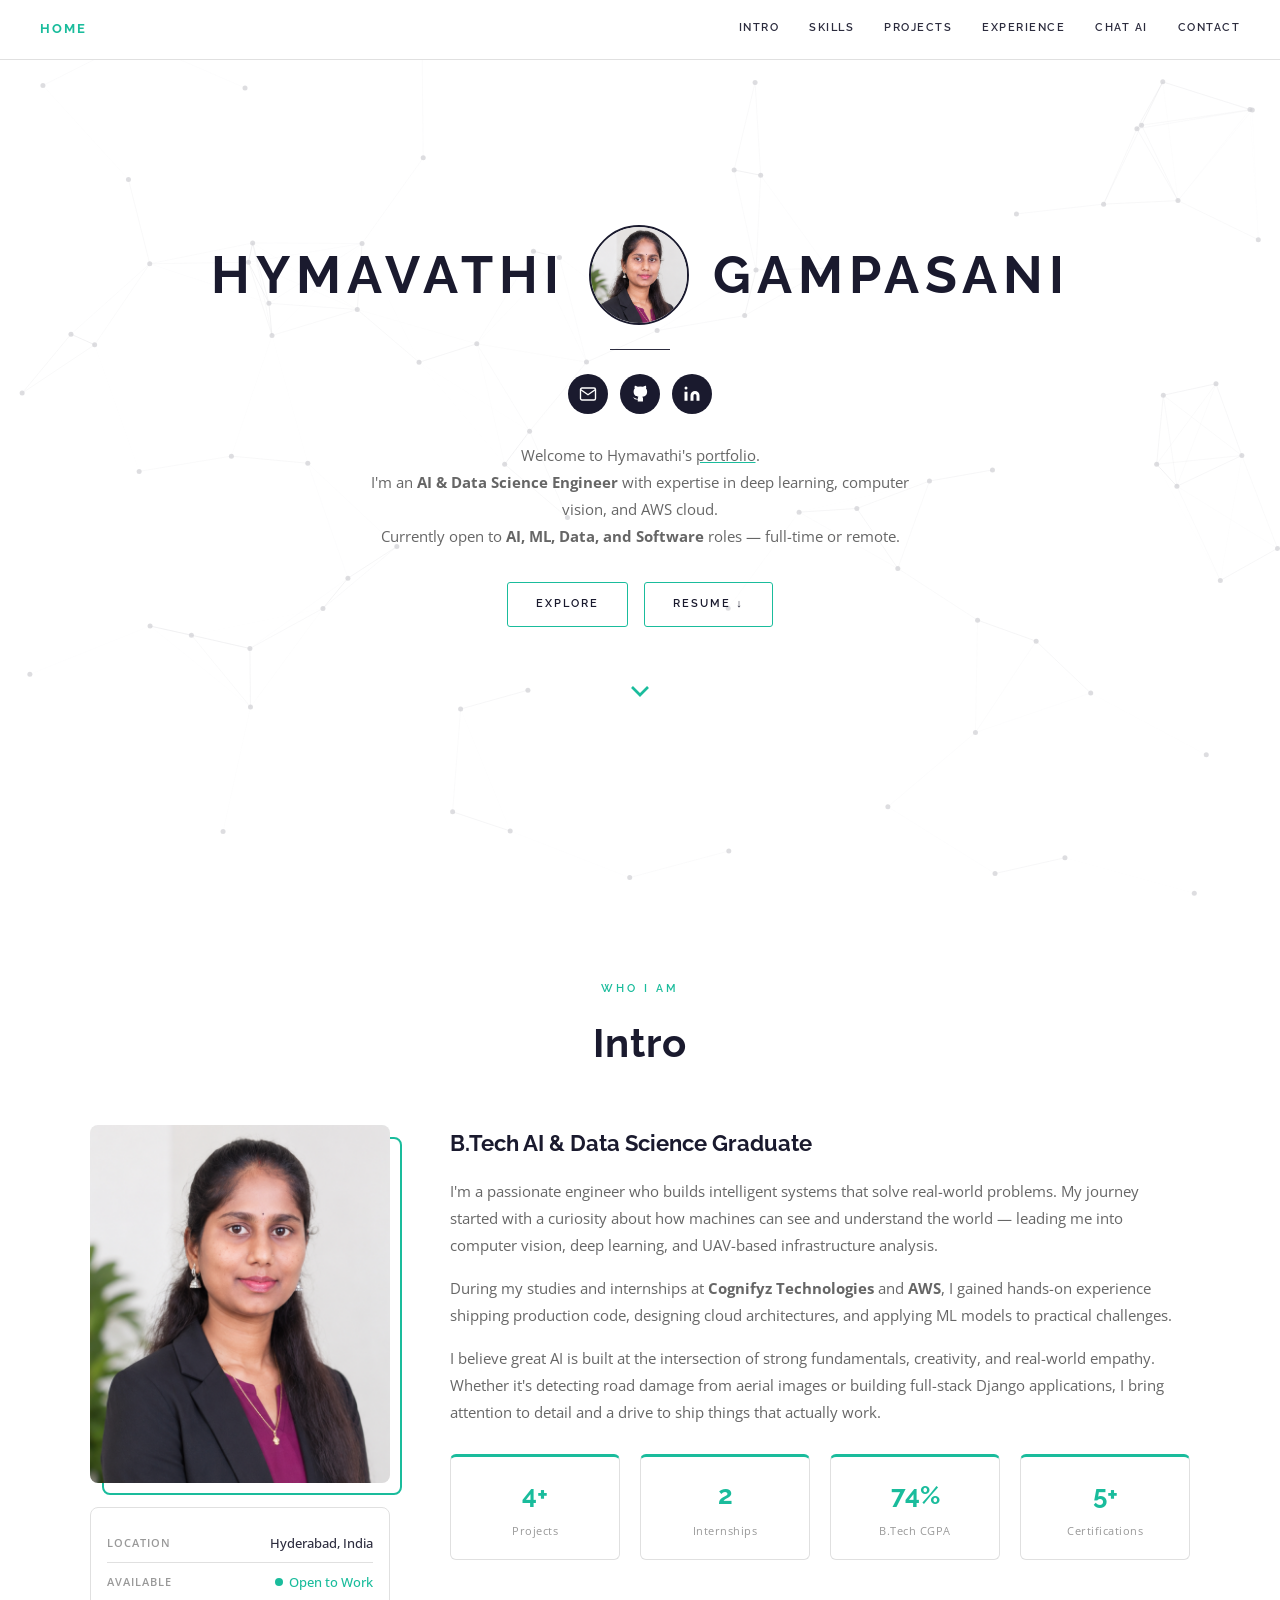
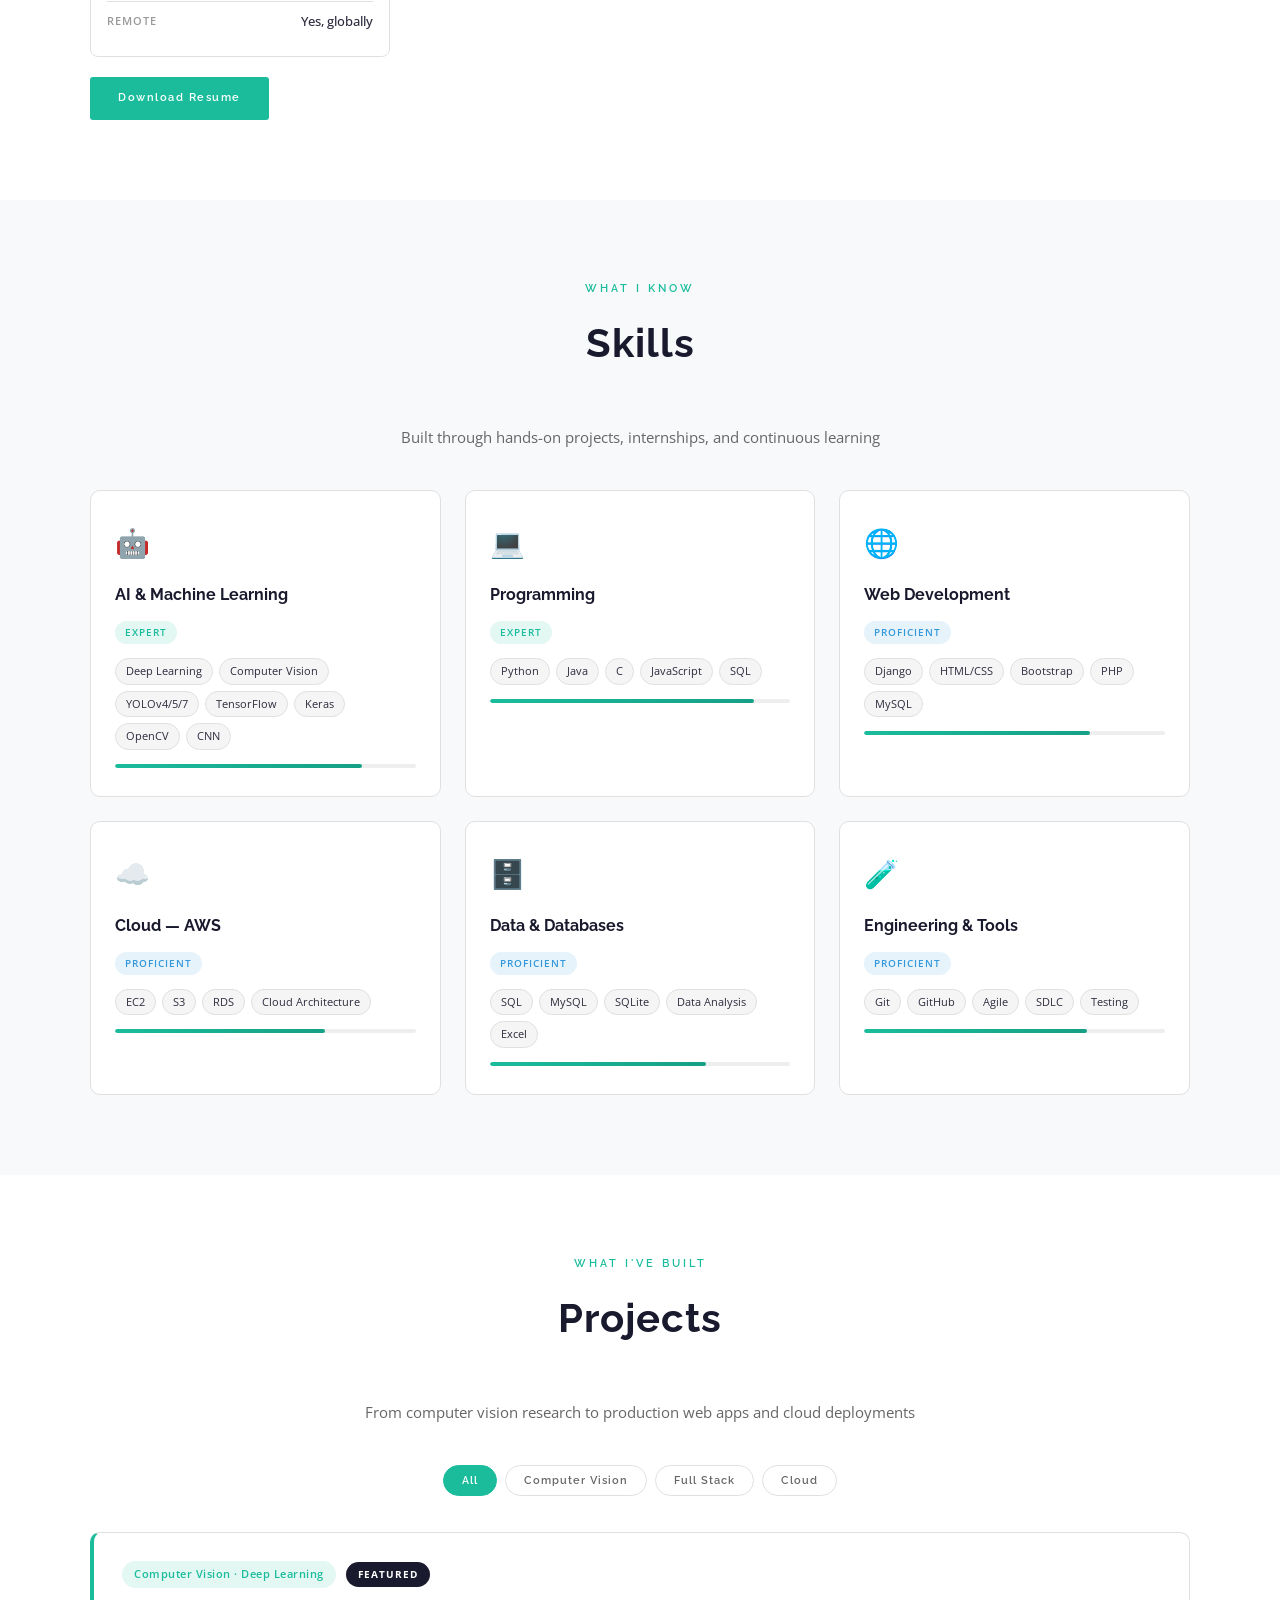
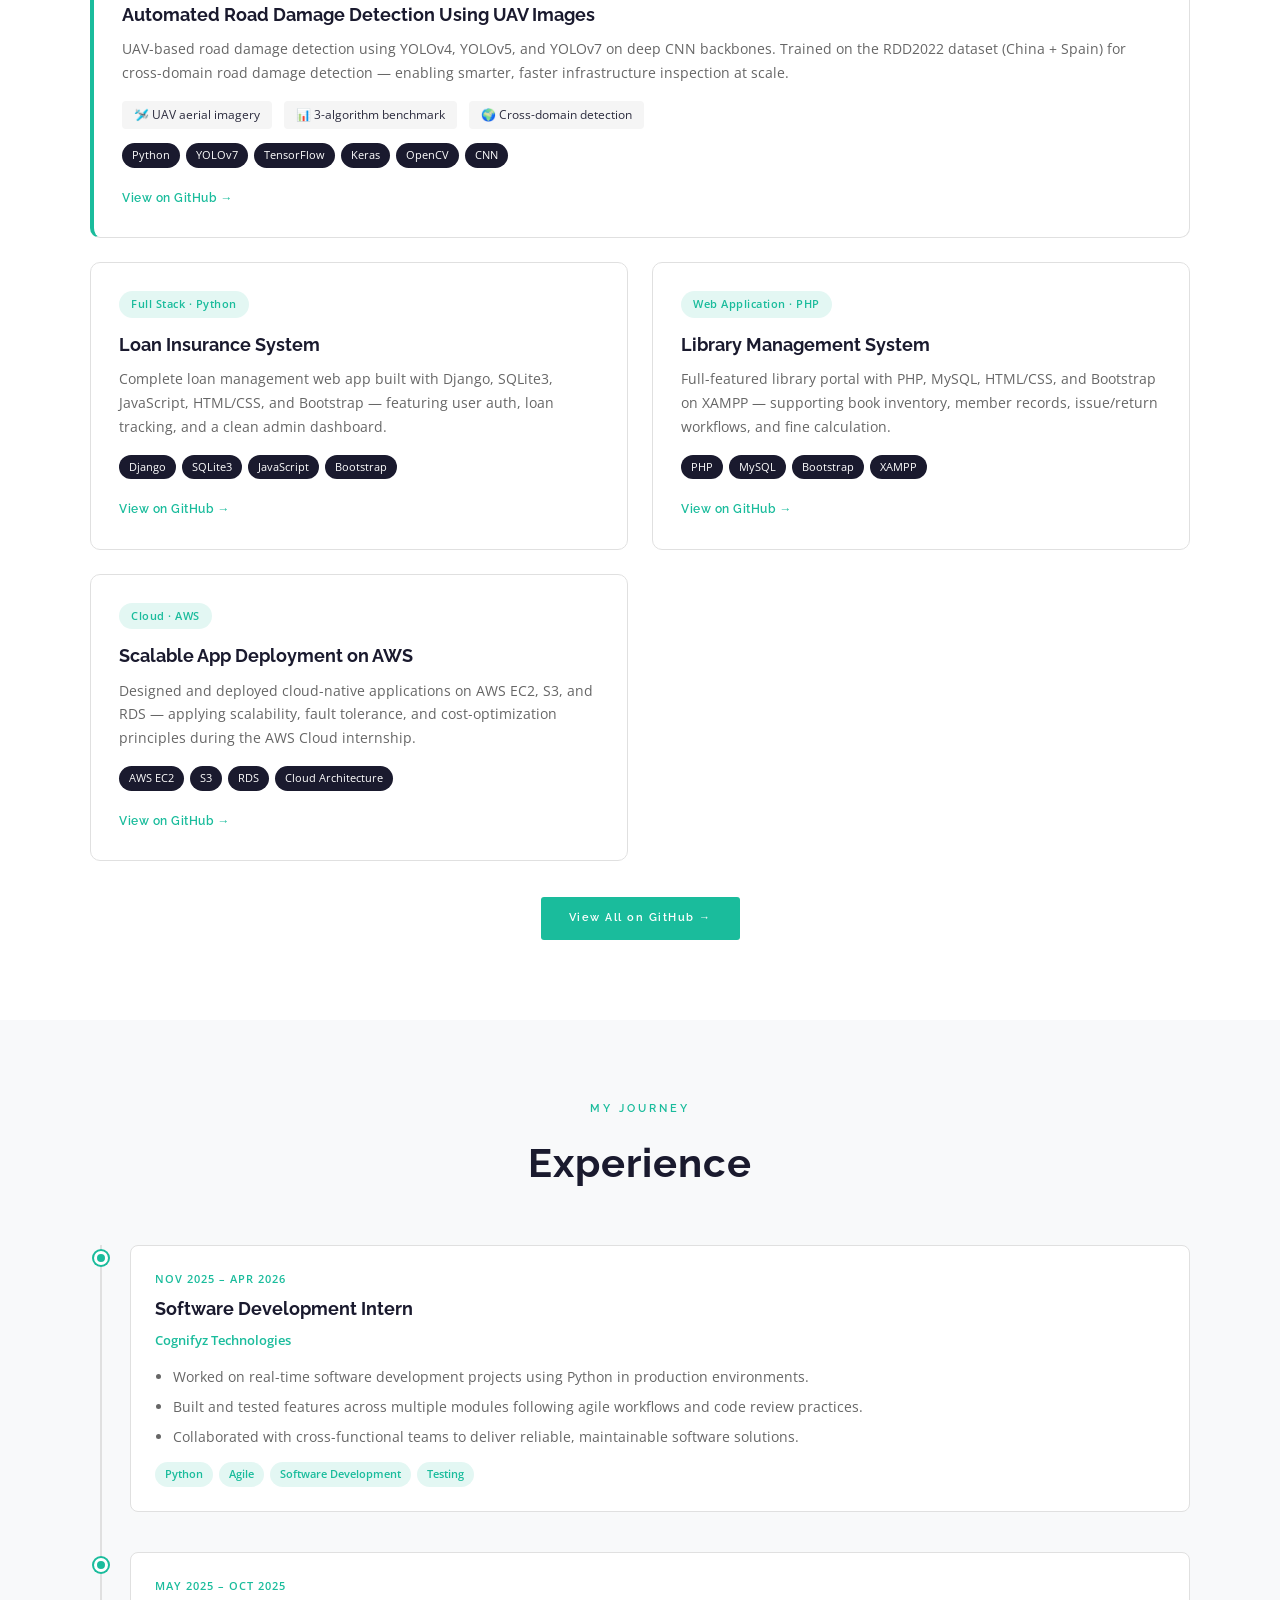
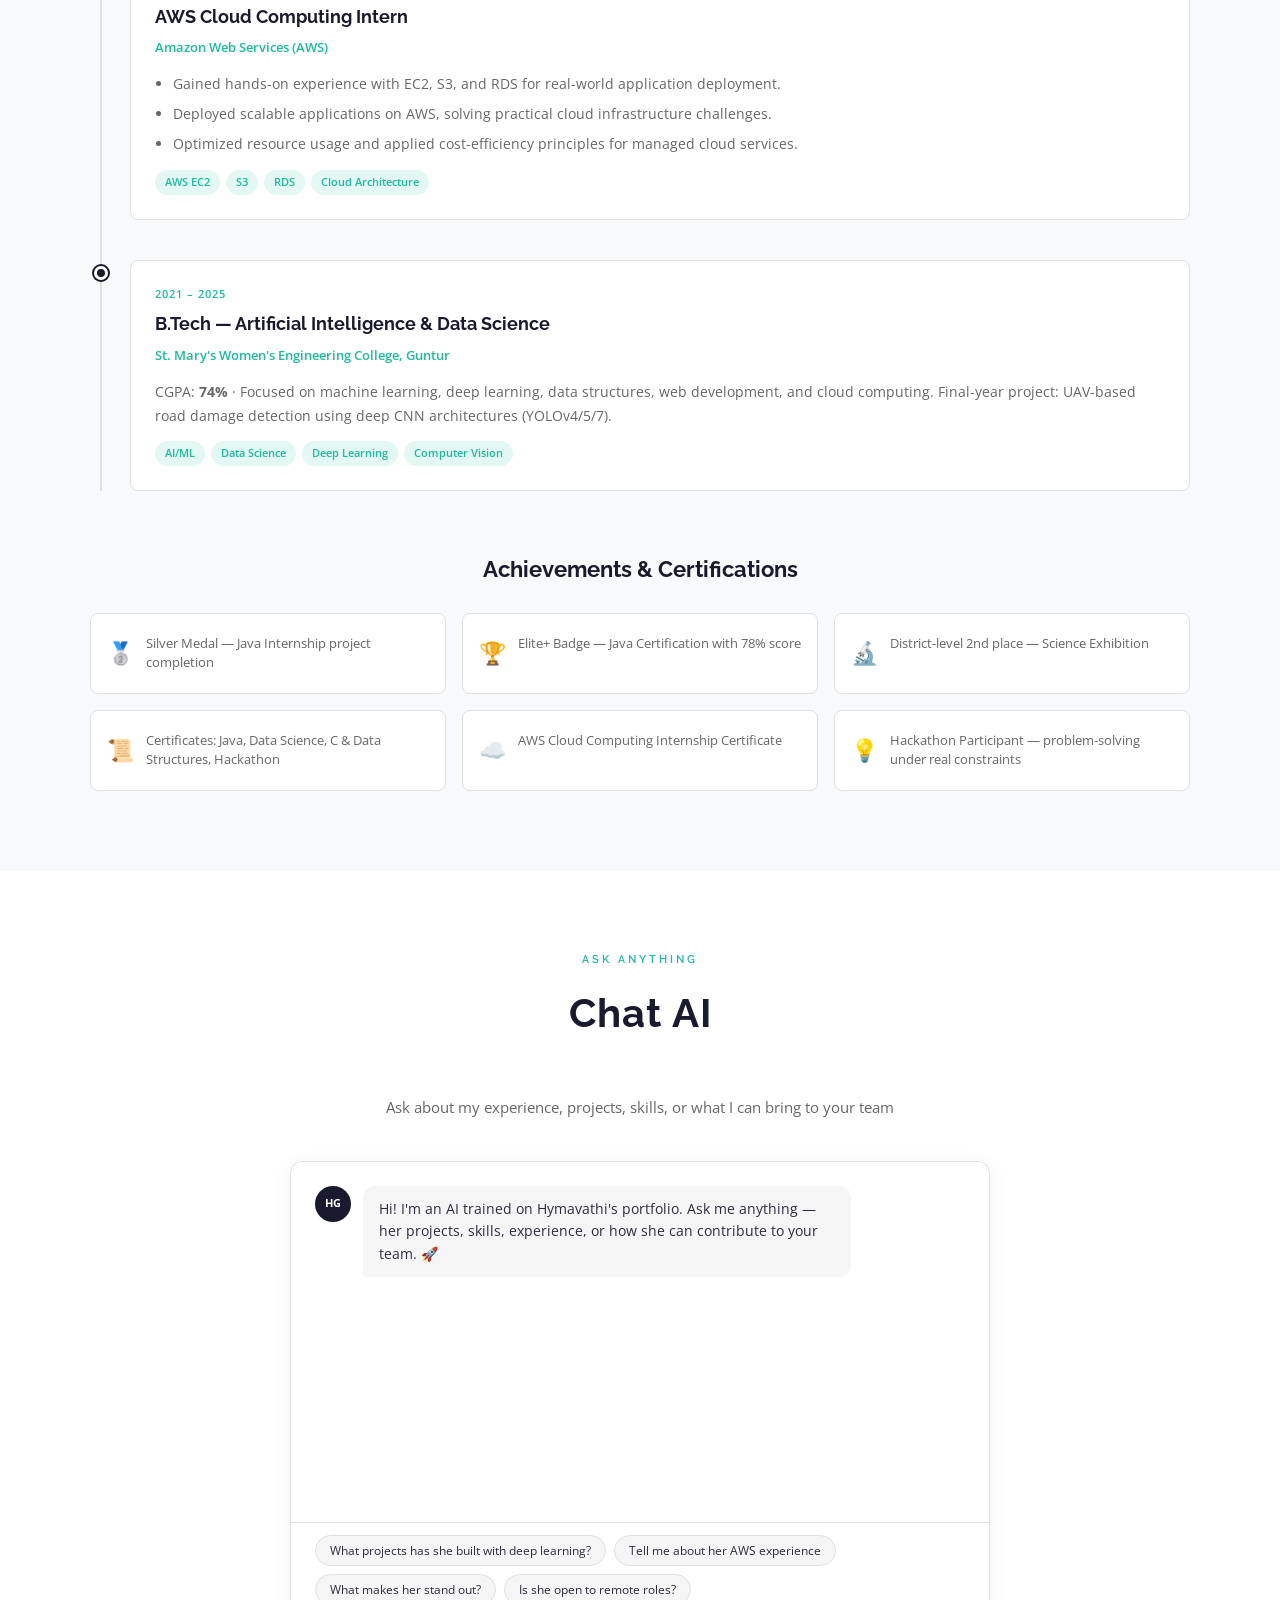
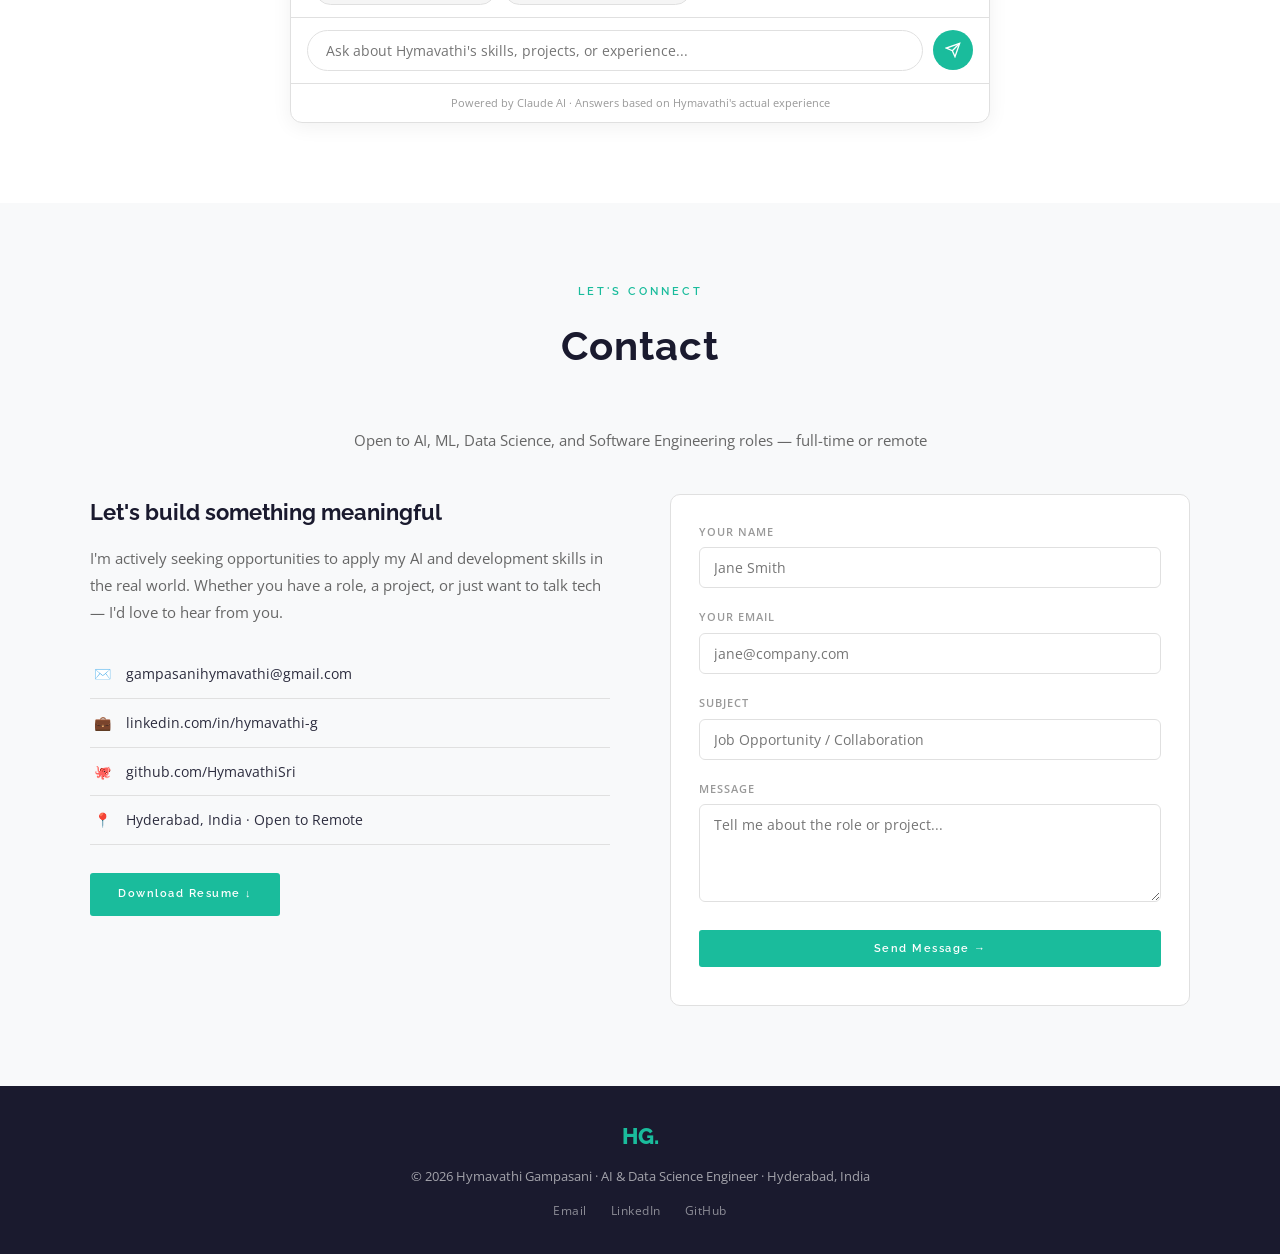
<file: index.html>
<!DOCTYPE html>
<html lang="en">
<head>
<meta charset="UTF-8"/>
<meta name="viewport" content="width=device-width,initial-scale=1.0"/>
<title>Hymavathi Gampasani — AI & Data Science Engineer</title>
<meta name="description" content="Hymavathi Gampasani — B.Tech AI & Data Science graduate with expertise in Deep Learning, Computer Vision, AWS Cloud, and Full-Stack Development."/>
<link href="https://fonts.googleapis.com/css2?family=Raleway:wght@300;400;500;600;700&family=Open+Sans:wght@300;400;500;600&display=swap" rel="stylesheet"/>
<link rel="stylesheet" href="style.css"/>
</head>
<body>

<!-- NETWORK CANVAS BACKGROUND -->
<canvas id="network-canvas"></canvas>

<!-- TOP NAV -->
<nav id="nav">
  <a href="#home" class="nav-brand active">HOME</a>
  <div class="nav-links">
    <a href="#intro">INTRO</a>
    <a href="#skills">SKILLS</a>
    <a href="#projects">PROJECTS</a>
    <a href="#experience">EXPERIENCE</a>
    <a href="#chat">CHAT AI</a>
    <a href="#contact">CONTACT</a>
  </div>
  <button class="hamburger" id="hamburger">
    <span></span><span></span><span></span>
  </button>
</nav>

<div class="mob-menu" id="mobMenu">
  <a href="#home">HOME</a>
  <a href="#intro">INTRO</a>
  <a href="#skills">SKILLS</a>
  <a href="#projects">PROJECTS</a>
  <a href="#experience">EXPERIENCE</a>
  <a href="#chat">CHAT AI</a>
  <a href="#contact">CONTACT</a>
</div>

<!-- HERO / HOME -->
<section id="home" class="hero-section">
  <div class="hero-content">
    <!-- Profile circle with name split -->
    <div class="hero-name-row">
      <span class="hero-firstname">HYMAVATHI</span>
      <div class="hero-circle-wrap">
        <div class="hero-circle">
          <img src="assets/profile1.png" alt="Hymavathi Gampasani" class="hero-avatar"/>
        </div>
      </div>
      <span class="hero-lastname">GAMPASANI</span>
    </div>

    <div class="hero-divider"></div>

    <!-- Social icons -->
    <div class="hero-social">
      <a href="mailto:gampasanihymavathi@gmail.com" class="soc-ico" title="Email">
        <svg viewBox="0 0 24 24" fill="none" stroke="currentColor" stroke-width="1.8"><path d="M4 4h16c1.1 0 2 .9 2 2v12c0 1.1-.9 2-2 2H4c-1.1 0-2-.9-2-2V6c0-1.1.9-2 2-2z"/><polyline points="22,6 12,13 2,6"/></svg>
      </a>
      <a href="https://github.com/HymavathiSri" target="_blank" class="soc-ico" title="GitHub">
        <svg viewBox="0 0 24 24" fill="currentColor"><path d="M9 19c-5 1.5-5-2.5-7-3m14 6v-3.87a3.37 3.37 0 00-.94-2.61c3.14-.35 6.44-1.54 6.44-7A5.44 5.44 0 0020 4.77 5.07 5.07 0 0019.91 1S18.73.65 16 2.48a13.38 13.38 0 00-7 0C6.27.65 5.09 1 5.09 1A5.07 5.07 0 005 4.77a5.44 5.44 0 00-1.5 3.78c0 5.42 3.3 6.61 6.44 7A3.37 3.37 0 009 18.13V22"/></svg>
      </a>
      <a href="https://www.linkedin.com/in/hymavathi-g/" target="_blank" class="soc-ico" title="LinkedIn">
        <svg viewBox="0 0 24 24" fill="currentColor"><path d="M16 8a6 6 0 016 6v7h-4v-7a2 2 0 00-2-2 2 2 0 00-2 2v7h-4v-7a6 6 0 016-6zM2 9h4v12H2z"/><circle cx="4" cy="4" r="2"/></svg>
      </a>
    </div>

    <p class="hero-desc">
      Welcome to Hymavathi's <u>portfolio</u>.<br/>
      I'm an <strong>AI & Data Science Engineer</strong> with expertise in deep learning, computer vision, and AWS cloud.<br/>
      Currently open to <strong>AI, ML, Data, and Software</strong> roles — full-time or remote.
    </p>

    <div class="hero-btns">
      <a href="#intro" class="btn-outline">EXPLORE</a>
      <a href="assets/Hymavathi_Resume.pdf" class="btn-outline" download>RESUME ↓</a>
    </div>

    <div class="hero-scroll-arrow">
      <svg viewBox="0 0 24 24" fill="none" stroke="currentColor" stroke-width="2"><polyline points="6 9 12 15 18 9"/></svg>
    </div>
  </div>
</section>

<!-- INTRO / ABOUT -->
<section id="intro" class="page-section">
  <div class="section-inner">
    <div class="section-header">
      <div class="section-label">WHO I AM</div>
      <h2>Intro</h2>
    </div>
    <div class="intro-layout">
      <div class="intro-photo-col">
        <div class="profile-photo-wrap">
          <img src="assets/profile1.png" alt="Hymavathi Gampasani" class="profile-photo"/>
          <div class="photo-border"></div>
        </div>
        <div class="intro-quick-info">
          <div class="qi-item"><span class="qi-label">Location</span><span class="qi-val">Hyderabad, India</span></div>
          <div class="qi-item"><span class="qi-label">Available</span><span class="qi-val available-dot">Open to Work</span></div>
          <div class="qi-item"><span class="qi-label">Remote</span><span class="qi-val">Yes, globally</span></div>
        </div>
        <a href="assets/Hymavathi_Resume.pdf" class="btn-teal" download>Download Resume</a>
      </div>
      <div class="intro-text-col">
        <h3>B.Tech AI & Data Science Graduate</h3>
        <p>I'm a passionate engineer who builds intelligent systems that solve real-world problems. My journey started with a curiosity about how machines can see and understand the world — leading me into computer vision, deep learning, and UAV-based infrastructure analysis.</p>
        <p>During my studies and internships at <strong>Cognifyz Technologies</strong> and <strong>AWS</strong>, I gained hands-on experience shipping production code, designing cloud architectures, and applying ML models to practical challenges.</p>
        <p>I believe great AI is built at the intersection of strong fundamentals, creativity, and real-world empathy. Whether it's detecting road damage from aerial images or building full-stack Django applications, I bring attention to detail and a drive to ship things that actually work.</p>
        <div class="stats-row">
          <div class="stat-box"><span class="stat-n">4+</span><span class="stat-l">Projects</span></div>
          <div class="stat-box"><span class="stat-n">2</span><span class="stat-l">Internships</span></div>
          <div class="stat-box"><span class="stat-n">74%</span><span class="stat-l">B.Tech CGPA</span></div>
          <div class="stat-box"><span class="stat-n">5+</span><span class="stat-l">Certifications</span></div>
        </div>
      </div>
    </div>
  </div>
</section>

<!-- SKILLS -->
<section id="skills" class="page-section alt-bg">
  <div class="section-inner">
    <div class="section-header">
      <div class="section-label">WHAT I KNOW</div>
      <h2>Skills</h2>
    </div>
    <p class="section-desc">Built through hands-on projects, internships, and continuous learning</p>
    <div class="skills-grid">
      <div class="skill-card fade">
        <div class="skill-icon-wrap">🤖</div>
        <h3>AI & Machine Learning</h3>
        <div class="skill-level expert">Expert</div>
        <div class="tags">
          <span class="tag">Deep Learning</span>
          <span class="tag">Computer Vision</span>
          <span class="tag">YOLOv4/5/7</span>
          <span class="tag">TensorFlow</span>
          <span class="tag">Keras</span>
          <span class="tag">OpenCV</span>
          <span class="tag">CNN</span>
        </div>
        <div class="skill-bar-wrap"><div class="skill-bar-fill" style="width:82%"></div></div>
      </div>
      <div class="skill-card fade">
        <div class="skill-icon-wrap">💻</div>
        <h3>Programming</h3>
        <div class="skill-level expert">Expert</div>
        <div class="tags">
          <span class="tag">Python</span>
          <span class="tag">Java</span>
          <span class="tag">C</span>
          <span class="tag">JavaScript</span>
          <span class="tag">SQL</span>
        </div>
        <div class="skill-bar-wrap"><div class="skill-bar-fill" style="width:88%"></div></div>
      </div>
      <div class="skill-card fade">
        <div class="skill-icon-wrap">🌐</div>
        <h3>Web Development</h3>
        <div class="skill-level proficient">Proficient</div>
        <div class="tags">
          <span class="tag">Django</span>
          <span class="tag">HTML/CSS</span>
          <span class="tag">Bootstrap</span>
          <span class="tag">PHP</span>
          <span class="tag">MySQL</span>
        </div>
        <div class="skill-bar-wrap"><div class="skill-bar-fill" style="width:75%"></div></div>
      </div>
      <div class="skill-card fade">
        <div class="skill-icon-wrap">☁️</div>
        <h3>Cloud — AWS</h3>
        <div class="skill-level proficient">Proficient</div>
        <div class="tags">
          <span class="tag">EC2</span>
          <span class="tag">S3</span>
          <span class="tag">RDS</span>
          <span class="tag">Cloud Architecture</span>
        </div>
        <div class="skill-bar-wrap"><div class="skill-bar-fill" style="width:70%"></div></div>
      </div>
      <div class="skill-card fade">
        <div class="skill-icon-wrap">🗄️</div>
        <h3>Data & Databases</h3>
        <div class="skill-level proficient">Proficient</div>
        <div class="tags">
          <span class="tag">SQL</span>
          <span class="tag">MySQL</span>
          <span class="tag">SQLite</span>
          <span class="tag">Data Analysis</span>
          <span class="tag">Excel</span>
        </div>
        <div class="skill-bar-wrap"><div class="skill-bar-fill" style="width:72%"></div></div>
      </div>
      <div class="skill-card fade">
        <div class="skill-icon-wrap">🧪</div>
        <h3>Engineering & Tools</h3>
        <div class="skill-level proficient">Proficient</div>
        <div class="tags">
          <span class="tag">Git</span>
          <span class="tag">GitHub</span>
          <span class="tag">Agile</span>
          <span class="tag">SDLC</span>
          <span class="tag">Testing</span>
        </div>
        <div class="skill-bar-wrap"><div class="skill-bar-fill" style="width:74%"></div></div>
      </div>
    </div>
  </div>
</section>

<!-- PROJECTS -->
<section id="projects" class="page-section">
  <div class="section-inner">
    <div class="section-header">
      <div class="section-label">WHAT I'VE BUILT</div>
      <h2>Projects</h2>
    </div>
    <p class="section-desc">From computer vision research to production web apps and cloud deployments</p>

    <div class="filter-bar">
      <button class="filter-btn active" data-filter="all">All</button>
      <button class="filter-btn" data-filter="cv">Computer Vision</button>
      <button class="filter-btn" data-filter="fullstack">Full Stack</button>
      <button class="filter-btn" data-filter="cloud">Cloud</button>
    </div>

    <div class="proj-grid">
      <div class="proj-card featured fade" data-cat="cv ml">
        <div class="proj-badge-row">
          <span class="proj-cat-badge">Computer Vision · Deep Learning</span>
          <span class="proj-featured-badge">Featured</span>
        </div>
        <h3>Automated Road Damage Detection Using UAV Images</h3>
        <p>UAV-based road damage detection using YOLOv4, YOLOv5, and YOLOv7 on deep CNN backbones. Trained on the RDD2022 dataset (China + Spain) for cross-domain road damage detection — enabling smarter, faster infrastructure inspection at scale.</p>
        <div class="proj-highlights">
          <span>🛩️ UAV aerial imagery</span>
          <span>📊 3-algorithm benchmark</span>
          <span>🌍 Cross-domain detection</span>
        </div>
        <div class="proj-pills">
          <span class="pill">Python</span><span class="pill">YOLOv7</span><span class="pill">TensorFlow</span><span class="pill">Keras</span><span class="pill">OpenCV</span><span class="pill">CNN</span>
        </div>
        <a href="https://github.com/HymavathiSri" target="_blank" class="proj-link">View on GitHub →</a>
      </div>

      <div class="proj-card fade" data-cat="fullstack">
        <div class="proj-badge-row">
          <span class="proj-cat-badge">Full Stack · Python</span>
        </div>
        <h3>Loan Insurance System</h3>
        <p>Complete loan management web app built with Django, SQLite3, JavaScript, HTML/CSS, and Bootstrap — featuring user auth, loan tracking, and a clean admin dashboard.</p>
        <div class="proj-pills">
          <span class="pill">Django</span><span class="pill">SQLite3</span><span class="pill">JavaScript</span><span class="pill">Bootstrap</span>
        </div>
        <a href="https://github.com/HymavathiSri" target="_blank" class="proj-link">View on GitHub →</a>
      </div>

      <div class="proj-card fade" data-cat="fullstack">
        <div class="proj-badge-row">
          <span class="proj-cat-badge">Web Application · PHP</span>
        </div>
        <h3>Library Management System</h3>
        <p>Full-featured library portal with PHP, MySQL, HTML/CSS, and Bootstrap on XAMPP — supporting book inventory, member records, issue/return workflows, and fine calculation.</p>
        <div class="proj-pills">
          <span class="pill">PHP</span><span class="pill">MySQL</span><span class="pill">Bootstrap</span><span class="pill">XAMPP</span>
        </div>
        <a href="https://github.com/HymavathiSri" target="_blank" class="proj-link">View on GitHub →</a>
      </div>

      <div class="proj-card fade" data-cat="cloud">
        <div class="proj-badge-row">
          <span class="proj-cat-badge">Cloud · AWS</span>
        </div>
        <h3>Scalable App Deployment on AWS</h3>
        <p>Designed and deployed cloud-native applications on AWS EC2, S3, and RDS — applying scalability, fault tolerance, and cost-optimization principles during the AWS Cloud internship.</p>
        <div class="proj-pills">
          <span class="pill">AWS EC2</span><span class="pill">S3</span><span class="pill">RDS</span><span class="pill">Cloud Architecture</span>
        </div>
        <a href="https://github.com/HymavathiSri" target="_blank" class="proj-link">View on GitHub →</a>
      </div>
    </div>

    <div class="cta-center fade">
      <a href="https://github.com/HymavathiSri" target="_blank" class="btn-teal">View All on GitHub →</a>
    </div>
  </div>
</section>

<!-- EXPERIENCE -->
<section id="experience" class="page-section alt-bg">
  <div class="section-inner">
    <div class="section-header">
      <div class="section-label">MY JOURNEY</div>
      <h2>Experience</h2>
    </div>

    <div class="timeline">
      <div class="tl-item fade">
        <div class="tl-dot"></div>
        <div class="tl-content">
          <div class="tl-date">Nov 2025 – Apr 2026</div>
          <h3>Software Development Intern</h3>
          <div class="tl-org">Cognifyz Technologies</div>
          <ul>
            <li>Worked on real-time software development projects using Python in production environments.</li>
            <li>Built and tested features across multiple modules following agile workflows and code review practices.</li>
            <li>Collaborated with cross-functional teams to deliver reliable, maintainable software solutions.</li>
          </ul>
          <div class="tl-chips">
            <span>Python</span><span>Agile</span><span>Software Development</span><span>Testing</span>
          </div>
        </div>
      </div>

      <div class="tl-item fade">
        <div class="tl-dot"></div>
        <div class="tl-content">
          <div class="tl-date">May 2025 – Oct 2025</div>
          <h3>AWS Cloud Computing Intern</h3>
          <div class="tl-org">Amazon Web Services (AWS)</div>
          <ul>
            <li>Gained hands-on experience with EC2, S3, and RDS for real-world application deployment.</li>
            <li>Deployed scalable applications on AWS, solving practical cloud infrastructure challenges.</li>
            <li>Optimized resource usage and applied cost-efficiency principles for managed cloud services.</li>
          </ul>
          <div class="tl-chips">
            <span>AWS EC2</span><span>S3</span><span>RDS</span><span>Cloud Architecture</span>
          </div>
        </div>
      </div>

      <div class="tl-item tl-edu fade">
        <div class="tl-dot"></div>
        <div class="tl-content">
          <div class="tl-date">2021 – 2025</div>
          <h3>B.Tech — Artificial Intelligence & Data Science</h3>
          <div class="tl-org">St. Mary's Women's Engineering College, Guntur</div>
          <p>CGPA: <strong>74%</strong> · Focused on machine learning, deep learning, data structures, web development, and cloud computing. Final-year project: UAV-based road damage detection using deep CNN architectures (YOLOv4/5/7).</p>
          <div class="tl-chips">
            <span>AI/ML</span><span>Data Science</span><span>Deep Learning</span><span>Computer Vision</span>
          </div>
        </div>
      </div>
    </div>

    <div class="ach-section">
      <h3 class="ach-title">Achievements & Certifications</h3>
      <div class="ach-grid">
        <div class="ach-card fade"><span class="ach-ico">🥈</span><p>Silver Medal — Java Internship project completion</p></div>
        <div class="ach-card fade"><span class="ach-ico">🏆</span><p>Elite+ Badge — Java Certification with 78% score</p></div>
        <div class="ach-card fade"><span class="ach-ico">🔬</span><p>District-level 2nd place — Science Exhibition</p></div>
        <div class="ach-card fade"><span class="ach-ico">📜</span><p>Certificates: Java, Data Science, C & Data Structures, Hackathon</p></div>
        <div class="ach-card fade"><span class="ach-ico">☁️</span><p>AWS Cloud Computing Internship Certificate</p></div>
        <div class="ach-card fade"><span class="ach-ico">💡</span><p>Hackathon Participant — problem-solving under real constraints</p></div>
      </div>
    </div>
  </div>
</section>

<!-- CHAT AI -->
<section id="chat" class="page-section">
  <div class="section-inner">
    <div class="section-header">
      <div class="section-label">ASK ANYTHING</div>
      <h2>Chat AI</h2>
    </div>
    <p class="section-desc">Ask about my experience, projects, skills, or what I can bring to your team</p>

    <div class="chat-container">
      <div class="chat-box" id="chatBox">
        <div class="chat-msg bot">
          <div class="chat-avatar">HG</div>
          <div class="chat-bubble">Hi! I'm an AI trained on Hymavathi's portfolio. Ask me anything — her projects, skills, experience, or how she can contribute to your team. 🚀</div>
        </div>
      </div>
      <div class="chat-suggestions" id="chatSuggestions">
        <button class="sug-btn" onclick="askSuggestion('What projects has she built with deep learning?')">What projects has she built with deep learning?</button>
        <button class="sug-btn" onclick="askSuggestion('Tell me about her AWS cloud experience')">Tell me about her AWS experience</button>
        <button class="sug-btn" onclick="askSuggestion('What makes her stand out as an AI candidate?')">What makes her stand out?</button>
        <button class="sug-btn" onclick="askSuggestion('Is she open to remote roles?')">Is she open to remote roles?</button>
      </div>
      <div class="chat-input-row">
        <input type="text" id="chatInput" class="chat-input" placeholder="Ask about Hymavathi's skills, projects, or experience..." onkeypress="handleKey(event)"/>
        <button class="chat-send" id="chatSend" onclick="sendChat()">
          <svg viewBox="0 0 24 24" fill="none" stroke="currentColor" stroke-width="2"><line x1="22" y1="2" x2="11" y2="13"/><polygon points="22 2 15 22 11 13 2 9 22 2"/></svg>
        </button>
      </div>
      <p class="chat-note">Powered by Claude AI · Answers based on Hymavathi's actual experience</p>
    </div>
  </div>
</section>

<!-- CONTACT -->
<section id="contact" class="page-section alt-bg">
  <div class="section-inner">
    <div class="section-header">
      <div class="section-label">LET'S CONNECT</div>
      <h2>Contact</h2>
    </div>
    <p class="section-desc">Open to AI, ML, Data Science, and Software Engineering roles — full-time or remote</p>

    <div class="contact-layout">
      <div class="contact-info fade">
        <h3>Let's build something meaningful</h3>
        <p>I'm actively seeking opportunities to apply my AI and development skills in the real world. Whether you have a role, a project, or just want to talk tech — I'd love to hear from you.</p>
        <div class="contact-links">
          <a href="mailto:gampasanihymavathi@gmail.com" class="c-link">
            <span class="c-ico">✉️</span>gampasanihymavathi@gmail.com
          </a>
          <a href="https://www.linkedin.com/in/hymavathi-g/" target="_blank" class="c-link">
            <span class="c-ico">💼</span>linkedin.com/in/hymavathi-g
          </a>
          <a href="https://github.com/HymavathiSri" target="_blank" class="c-link">
            <span class="c-ico">🐙</span>github.com/HymavathiSri
          </a>
          <div class="c-link">
            <span class="c-ico">📍</span>Hyderabad, India · Open to Remote
          </div>
        </div>
        <a href="assets/Hymavathi_Resume.pdf" class="btn-teal" download>Download Resume ↓</a>
      </div>
      <form class="contact-form fade" onsubmit="sendMsg(event)">
        <div class="form-group"><label>Your Name</label><input type="text" placeholder="Jane Smith" required/></div>
        <div class="form-group"><label>Your Email</label><input type="email" placeholder="jane@company.com" required/></div>
        <div class="form-group"><label>Subject</label><input type="text" placeholder="Job Opportunity / Collaboration"/></div>
        <div class="form-group"><label>Message</label><textarea rows="4" placeholder="Tell me about the role or project..." required></textarea></div>
        <button type="submit" class="btn-teal btn-full">Send Message →</button>
        <p class="form-note" id="fnote"></p>
      </form>
    </div>
  </div>
</section>

<footer>
  <div class="footer-inner">
    <span class="footer-logo">HG.</span>
    <p>© 2026 Hymavathi Gampasani · AI & Data Science Engineer · Hyderabad, India</p>
    <div class="footer-links">
      <a href="mailto:gampasanihymavathi@gmail.com">Email</a>
      <a href="https://www.linkedin.com/in/hymavathi-g/" target="_blank">LinkedIn</a>
      <a href="https://github.com/HymavathiSri" target="_blank">GitHub</a>
    </div>
  </div>
</footer>

<script src="script.js"></script>
</body>
</html>
</file>
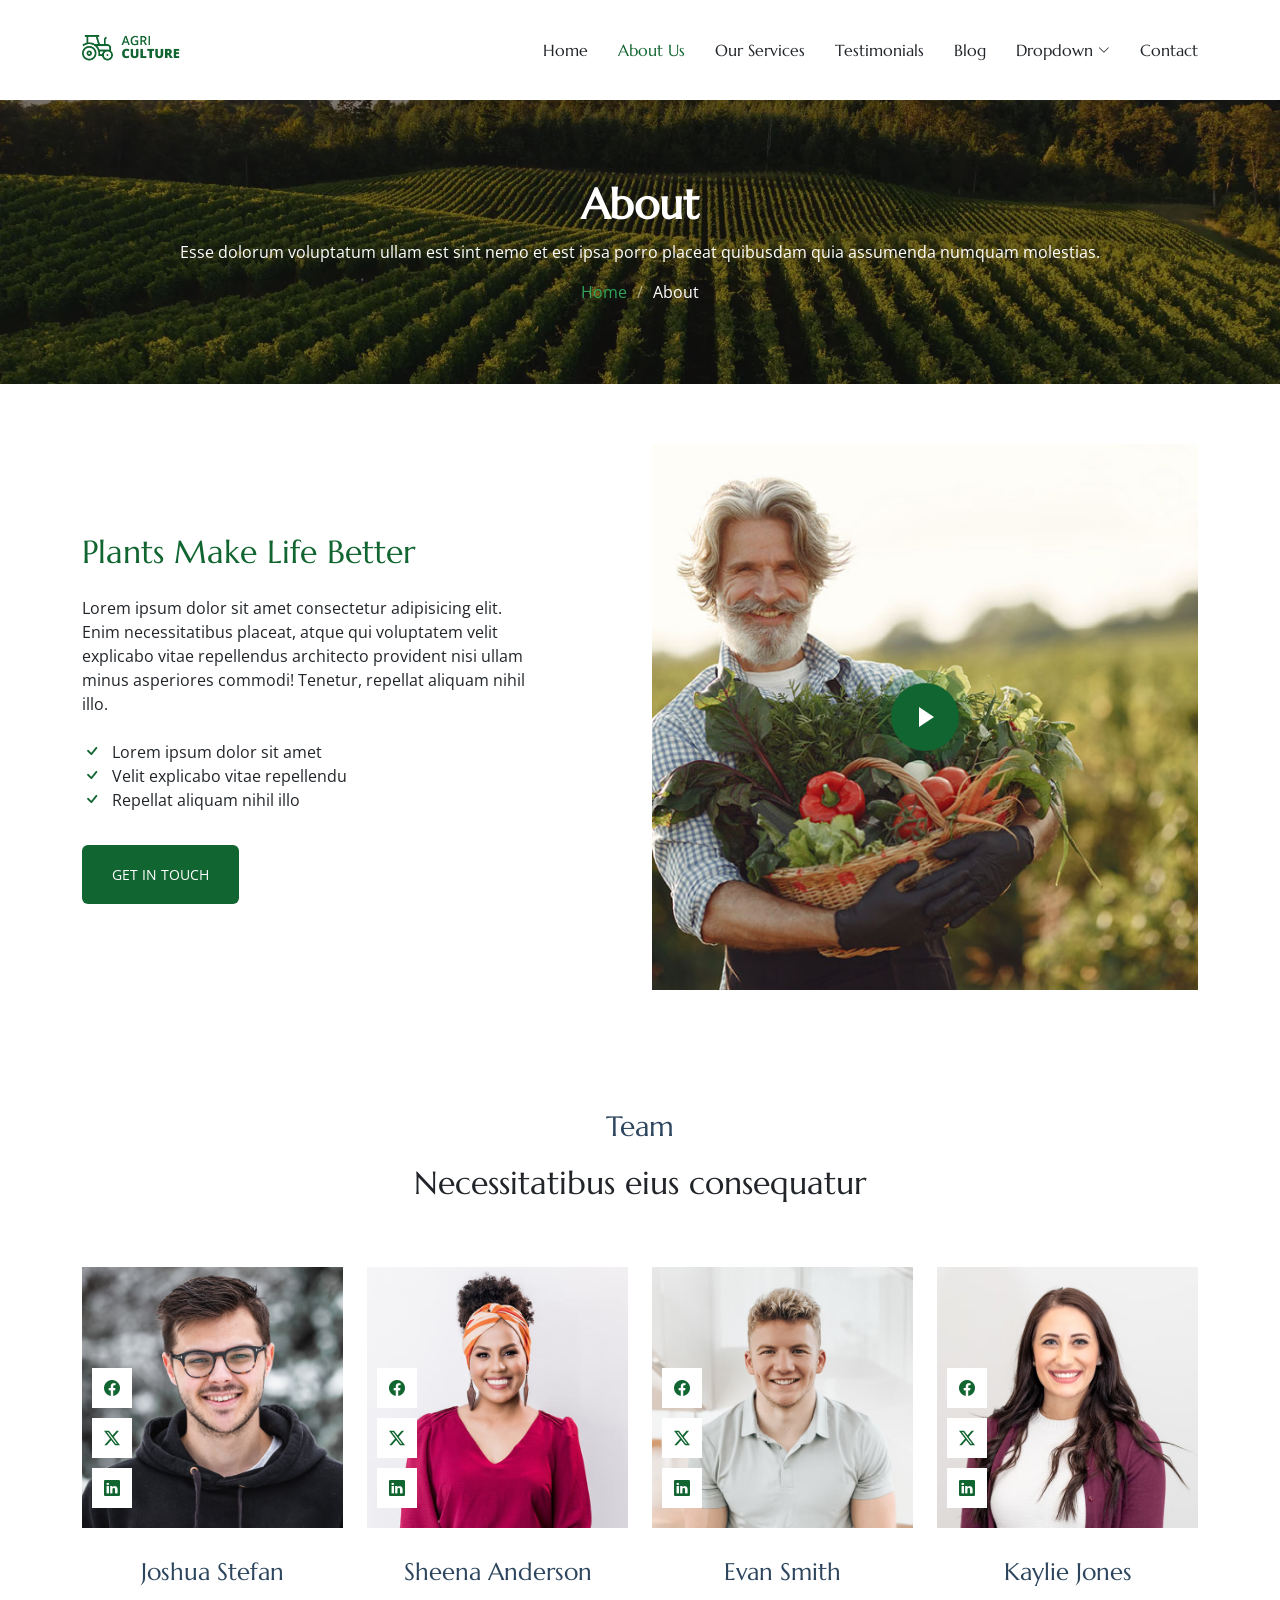
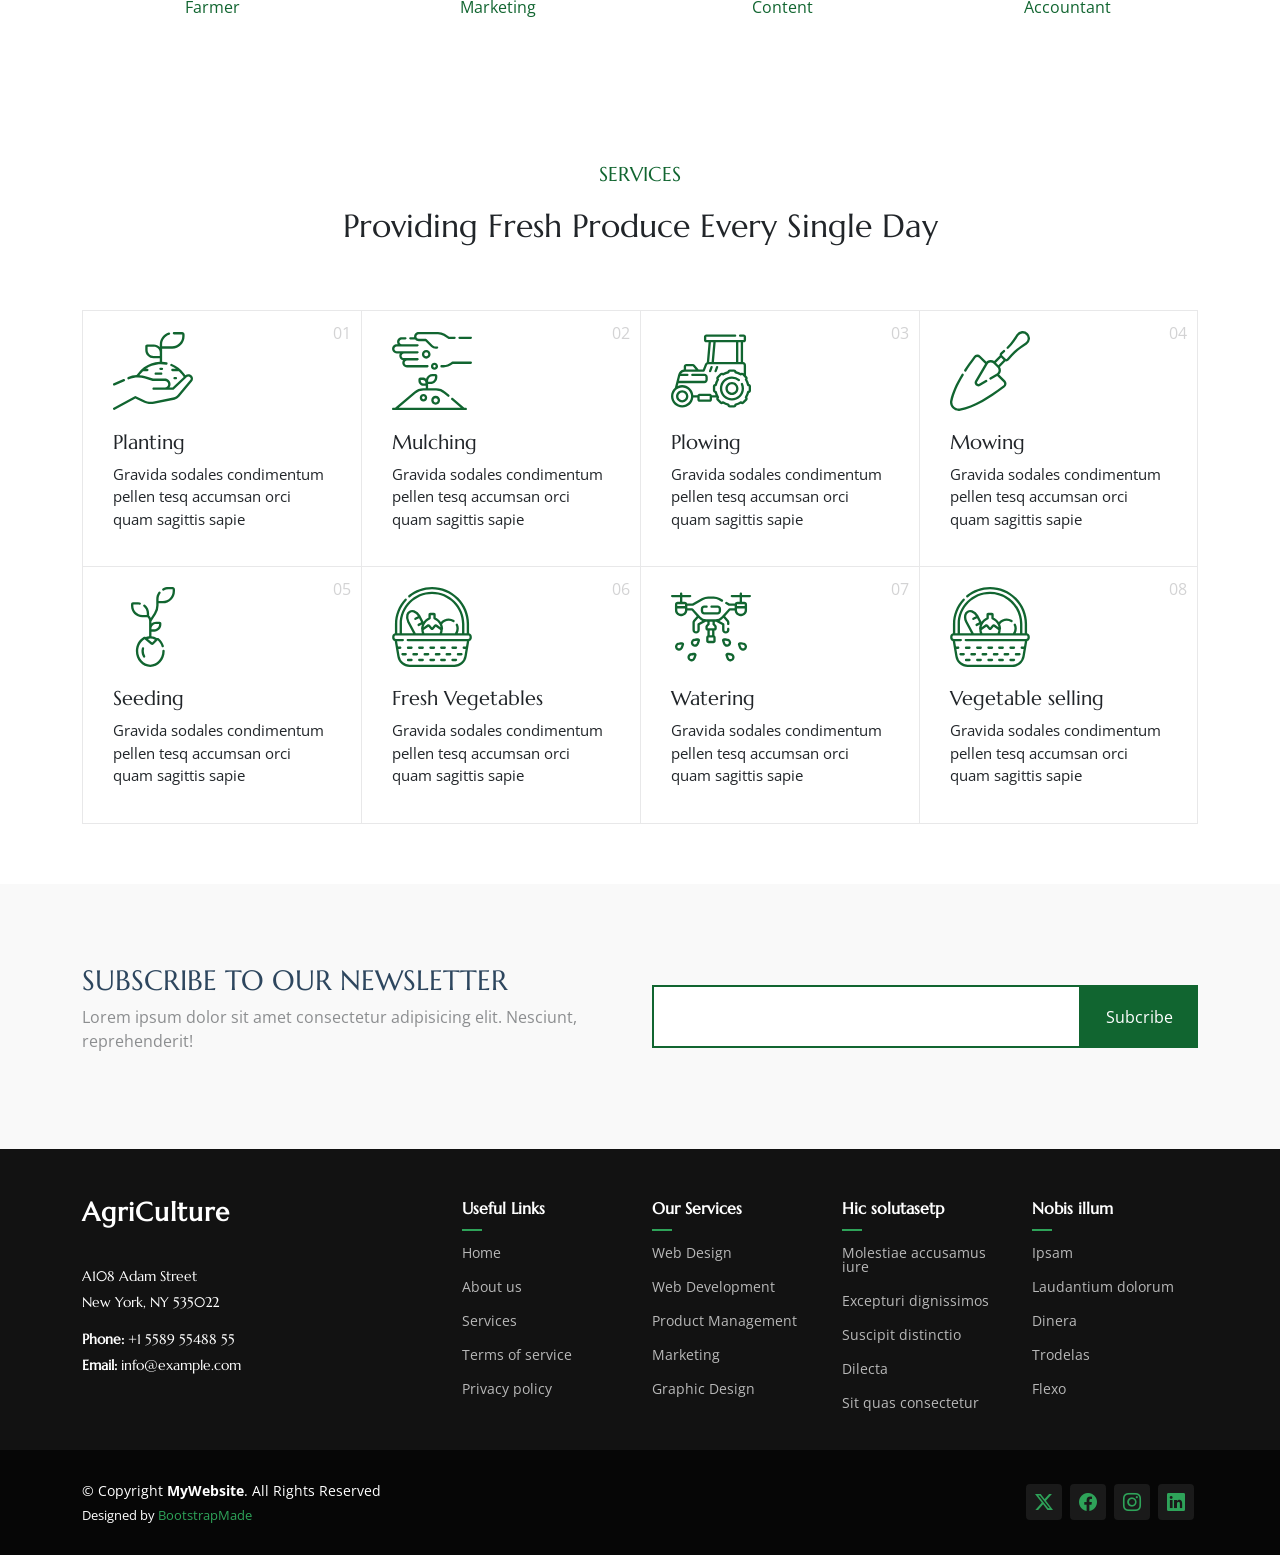
<file: about.html>
<!DOCTYPE html>
<html lang="en">

<head>
  <meta charset="utf-8">
  <meta content="width=device-width, initial-scale=1.0" name="viewport">
  <title>About - AgriCulture Bootstrap Template</title>
  <meta content="" name="description">
  <meta content="" name="keywords">

  <!-- Favicons -->
  <link href="assets/img/favicon.png" rel="icon">
  <link href="assets/img/apple-touch-icon.png" rel="apple-touch-icon">

  <!-- Fonts -->
  <link href="https://fonts.googleapis.com" rel="preconnect">
  <link href="https://fonts.gstatic.com" rel="preconnect" crossorigin>
  <link href="https://fonts.googleapis.com/css2?family=Open+Sans:ital,wght@0,300;0,400;0,500;0,600;0,700;0,800;1,300;1,400;1,500;1,600;1,700;1,800&family=Marcellus:wght@400&display=swap" rel="stylesheet">

  <!-- Vendor CSS Files -->
  <link href="assets/vendor/bootstrap/css/bootstrap.min.css" rel="stylesheet">
  <link href="assets/vendor/bootstrap-icons/bootstrap-icons.css" rel="stylesheet">
  <link href="assets/vendor/aos/aos.css" rel="stylesheet">
  <link href="assets/vendor/swiper/swiper-bundle.min.css" rel="stylesheet">
  <link href="assets/vendor/glightbox/css/glightbox.min.css" rel="stylesheet">

  <!-- Main CSS File -->
  <link href="assets/css/main.css" rel="stylesheet">

  <!-- =======================================================
  * Template Name: AgriCulture
  * Template URL: https://bootstrapmade.com/agriculture-bootstrap-website-template/
  * Updated: Jun 29 2024 with Bootstrap v5.3.3
  * Author: BootstrapMade.com
  * License: https://bootstrapmade.com/license/
  ======================================================== -->
</head>

<body class="about-page">

  <header id="header" class="header d-flex align-items-center position-relative">
    <div class="container-fluid container-xl position-relative d-flex align-items-center justify-content-between">

      <a href="index.html" class="logo d-flex align-items-center">
        <!-- Uncomment the line below if you also wish to use an image logo -->
        <img src="assets/img/logo.png" alt="AgriCulture">
        <!-- <h1 class="sitename">AgriCulture</h1>  -->
      </a>

      <nav id="navmenu" class="navmenu">
        <ul>
          <li><a href="index.html">Home</a></li>
          <li><a href="about.html" class="active">About Us</a></li>
          <li><a href="services.html">Our Services</a></li>
          <li><a href="testimonials.html">Testimonials</a></li>
          <li><a href="blog.html">Blog</a></li>
          <li class="dropdown"><a href="#"><span>Dropdown</span> <i class="bi bi-chevron-down toggle-dropdown"></i></a>
            <ul>
              <li><a href="#">Dropdown 1</a></li>
              <li class="dropdown"><a href="#"><span>Deep Dropdown</span> <i class="bi bi-chevron-down toggle-dropdown"></i></a>
                <ul>
                  <li><a href="#">Deep Dropdown 1</a></li>
                  <li><a href="#">Deep Dropdown 2</a></li>
                  <li><a href="#">Deep Dropdown 3</a></li>
                  <li><a href="#">Deep Dropdown 4</a></li>
                  <li><a href="#">Deep Dropdown 5</a></li>
                </ul>
              </li>
              <li><a href="#">Dropdown 2</a></li>
              <li><a href="#">Dropdown 3</a></li>
              <li><a href="#">Dropdown 4</a></li>
            </ul>
          </li>
          <li><a href="contact.html">Contact</a></li>
        </ul>
        <i class="mobile-nav-toggle d-xl-none bi bi-list"></i>
      </nav>

    </div>
  </header>

  <main class="main">

    <!-- Page Title -->
    <div class="page-title dark-background" data-aos="fade" style="background-image: url(assets/img/page-title-bg.webp);">
      <div class="container position-relative">
        <h1>About</h1>
        <p>Esse dolorum voluptatum ullam est sint nemo et est ipsa porro placeat quibusdam quia assumenda numquam molestias.</p>
        <nav class="breadcrumbs">
          <ol>
            <li><a href="index.html">Home</a></li>
            <li class="current">About</li>
          </ol>
        </nav>
      </div>
    </div><!-- End Page Title -->

    <!-- About 3 Section -->
    <section id="about-3" class="about-3 section">

      <div class="container">
        <div class="row gy-4 justify-content-between align-items-center">
          <div class="col-lg-6 order-lg-2 position-relative" data-aos="zoom-out">
            <img src="assets/img/img_sq_1.jpg" alt="Image" class="img-fluid">
            <a href="https://www.youtube.com/watch?v=LXb3EKWsInQ" class="glightbox pulsating-play-btn">
              <span class="play"><i class="bi bi-play-fill"></i></span>
            </a>
          </div>
          <div class="col-lg-5 order-lg-1" data-aos="fade-up" data-aos-delay="100">
            <h2 class="content-title mb-4">Plants Make Life Better</h2>
            <p class="mb-4">
              Lorem ipsum dolor sit amet consectetur adipisicing elit. Enim
              necessitatibus placeat, atque qui voluptatem velit explicabo vitae
              repellendus architecto provident nisi ullam minus asperiores commodi!
              Tenetur, repellat aliquam nihil illo.
            </p>
            <ul class="list-unstyled list-check">
              <li>Lorem ipsum dolor sit amet</li>
              <li>Velit explicabo vitae repellendu</li>
              <li>Repellat aliquam nihil illo</li>
            </ul>

            <p><a href="#" class="btn-cta">Get in touch</a></p>
          </div>
        </div>
      </div>
    </section><!-- /About 3 Section -->

    <!-- Team Section -->
    <section class="team-15 team section" id="team">
      <!-- Section Title -->
      <div class="container section-title" data-aos="fade-up">
        <h2>Team</h2>
        <p>Necessitatibus eius consequatur</p>
      </div><!-- End Section Title -->

      <div class="content">
        <div class="container">

          <div class="row">
            <div class="col-lg-3 col-md-6 mb-4">
              <div class="person">
                <figure>
                  <img src="assets/img/team/team-1.jpg" alt="Image" class="img-fluid">
                  <div class="social">
                    <a href="#"><span class="bi bi-facebook"></span></a>
                    <a href="#"><span class="bi bi-twitter-x"></span></a>
                    <a href="#"><span class="bi bi-linkedin"></span></a>
                  </div>
                </figure>
                <div class="person-contents">
                  <h3>Joshua Stefan</h3>
                  <span class="position">Farmer</span>
                </div>
              </div>
            </div>

            <div class="col-lg-3 col-md-6 mb-4">
              <div class="person">
                <figure>
                  <img src="assets/img/team/team-2.jpg" alt="Image" class="img-fluid">
                  <div class="social">
                    <a href="#"><span class="bi bi-facebook"></span></a>
                    <a href="#"><span class="bi bi-twitter-x"></span></a>
                    <a href="#"><span class="bi bi-linkedin"></span></a>
                  </div>
                </figure>
                <div class="person-contents">
                  <h3>Sheena Anderson</h3>
                  <span class="position">Marketing</span>
                </div>
              </div>
            </div>

            <div class="col-lg-3 col-md-6 mb-4">
              <div class="person">
                <figure>
                  <img src="assets/img/team/team-3.jpg" alt="Image" class="img-fluid">
                  <div class="social">
                    <a href="#"><span class="bi bi-facebook"></span></a>
                    <a href="#"><span class="bi bi-twitter-x"></span></a>
                    <a href="#"><span class="bi bi-linkedin"></span></a>
                  </div>
                </figure>
                <div class="person-contents">
                  <h3>Evan Smith</h3>
                  <span class="position">Content</span>
                </div>
              </div>
            </div>

            <div class="col-lg-3 col-md-6 mb-4">
              <div class="person">
                <figure>
                  <img src="assets/img/team/team-4.jpg" alt="Image" class="img-fluid">
                  <div class="social">
                    <a href="#"><span class="bi bi-facebook"></span></a>
                    <a href="#"><span class="bi bi-twitter-x"></span></a>
                    <a href="#"><span class="bi bi-linkedin"></span></a>
                  </div>
                </figure>
                <div class="person-contents">
                  <h3>Kaylie Jones</h3>
                  <span class="position">Accountant</span>
                </div>
              </div>
            </div>

          </div>
        </div>
      </div>

    </section><!-- /Team Section -->

    <!-- Services Section -->
    <section id="services" class="services section">

      <!-- Section Title -->
      <div class="container section-title" data-aos="fade-up">
        <h2>SERVICES</h2>
        <p>Providing Fresh Produce Every Single Day</p>
      </div><!-- End Section Title -->
      <div class="content">
        <div class="container">
          <div class="row g-0">
            <div class="col-lg-3 col-md-6">
              <div class="service-item">
                <span class="number">01</span>
                <div class="service-item-icon">
                  <svg xmlns="http://www.w3.org/2000/svg" version="1.1" xmlns:xlink="http://www.w3.org/1999/xlink" width="80" height="80" x="0" y="0" viewBox="0 0 509.435 509.435" style="enable-background: new 0 0 512 512" xml:space="preserve" class="">
                    <g>
                      <path d="M7.506 347.639c.994 0 2.005-.199 2.976-.619l62.037-26.857a7.5 7.5 0 0 0 3.903-9.862 7.5 7.5 0 0 0-9.862-3.903L4.523 333.255a7.501 7.501 0 0 0 2.983 14.384zM500.883 283.197c-10.953-10.952-28.175-11.423-39.689-1.267l-10.034-13.307c-19.783-26.239-46.1-46.623-76.103-58.948a7.5 7.5 0 0 0-5.699 13.875c11.136 4.575 21.708 10.382 31.567 17.249h-22.621c-4.143 0-7.5 3.358-7.5 7.5s3.357 7.5 7.5 7.5h41.188a169.382 169.382 0 0 1 19.691 21.855l11.048 14.652-71.171 67.597h-19.48a35.772 35.772 0 0 0 6.775-20.976c0-19.837-16.139-35.975-35.976-35.975h-75.023l-48.33-15.005a160.871 160.871 0 0 0-37.992-6.934l2.533-3.359a169.852 169.852 0 0 1 19.67-21.855h27.398c4.143 0 7.5-3.358 7.5-7.5s-3.357-7.5-7.5-7.5h-8.848a165.125 165.125 0 0 1 38.01-19.73c28.992-10.532 60.376-12.89 90.754-6.821a7.498 7.498 0 0 0 8.824-5.885 7.5 7.5 0 0 0-5.885-8.824 184.517 184.517 0 0 0-28.616-3.4v-83.727h64.189c43.49 0 78.872-35.382 78.872-78.872V22.488c0-8.712-7.088-15.801-15.801-15.801h-51.729c-4.143 0-7.5 3.358-7.5 7.5s3.357 7.5 7.5 7.5h51.729c.441 0 .801.359.801.801v11.051c0 35.219-28.653 63.872-63.872 63.872h-64.189V85.559c0-28.082 18.793-53.262 45.701-61.234a7.5 7.5 0 1 0-4.261-14.382c-15.972 4.732-30.338 14.681-40.451 28.015-10.46 13.79-15.988 30.25-15.988 47.601v16.416c-9.59-9.839-22.97-15.965-37.762-15.965h-43.432c-6.193 0-11.232 5.039-11.232 11.232v23.629c0 29.093 23.669 52.762 52.763 52.762h39.663v22.475a183.375 183.375 0 0 0-55.199 10.86c-32.974 11.978-61.705 33.297-83.085 61.653l-9.313 12.351a161.07 161.07 0 0 0-54.289 12.692 7.5 7.5 0 0 0-3.949 9.844 7.498 7.498 0 0 0 9.844 3.949c31.858-13.616 67.62-15.458 100.696-5.188l49.416 15.343c.72.224 1.47.337 2.224.337h76.161c11.566 0 20.976 9.409 20.976 20.975s-9.409 20.976-20.976 20.976h-71.803c-4.143 0-7.5 3.358-7.5 7.5s3.357 7.5 7.5 7.5h123.477a7.5 7.5 0 0 0 5.165-2.062l83.48-79.289c5.56-5.279 14.158-5.167 19.577.252a13.957 13.957 0 0 1 .853 18.9l-80.942 97.046a37.161 37.161 0 0 1-21.112 12.581L259.57 448.474c-20.377 4.113-41.89 1.365-60.575-7.739l-53.332-25.982a7.507 7.507 0 0 0-6.884.162L3.903 488.665a7.5 7.5 0 0 0 7.197 13.161l131.475-71.888 49.849 24.285c21.631 10.538 46.53 13.72 70.114 8.957l129.506-26.146a52.209 52.209 0 0 0 29.663-17.677l80.942-97.046c9.682-11.61 8.923-28.426-1.766-39.114zM258.212 158.634c-20.822 0-37.763-16.94-37.763-37.762V101.01h39.664c20.822 0 37.762 16.94 37.762 37.762v19.861h-39.663z" fill="currentColor" opacity="1" data-original="currentColor"></path>
                      <path d="M319.171 240.778a7.5 7.5 0 0 0-7.5-7.5h-9.43c-4.143 0-7.5 3.358-7.5 7.5s3.357 7.5 7.5 7.5h9.43a7.5 7.5 0 0 0 7.5-7.5zM272.068 264.08c-4.143 0-7.5 3.358-7.5 7.5s3.357 7.5 7.5 7.5h34.888c4.143 0 7.5-3.358 7.5-7.5s-3.357-7.5-7.5-7.5zM400.305 307.996c4.143 0 7.5-3.358 7.5-7.5s-3.357-7.5-7.5-7.5h-8.172c-4.143 0-7.5 3.358-7.5 7.5s3.357 7.5 7.5 7.5z" fill="currentColor" opacity="1" data-original="currentColor"></path>
                    </g>
                  </svg>
                </div>
                <div class="service-item-content">
                  <h3 class="service-heading">Planting</h3>
                  <p>
                    Gravida sodales condimentum pellen tesq accumsan orci quam
                    sagittis sapie
                  </p>
                </div>
              </div>
            </div>
            <div class="col-lg-3 col-md-6">
              <div class="service-item">
                <span class="number">02</span>
                <div class="service-item-icon">
                  <svg xmlns="http://www.w3.org/2000/svg" version="1.1" xmlns:xlink="http://www.w3.org/1999/xlink" width="80" height="80" x="0" y="0" viewBox="0 0 514.314 514.314" style="enable-background: new 0 0 512 512" xml:space="preserve" class="">
                    <g>
                      <path d="M434.176 51.297h72.639c4.143 0 7.5-3.358 7.5-7.5s-3.357-7.5-7.5-7.5h-72.639c-4.143 0-7.5 3.358-7.5 7.5s3.357 7.5 7.5 7.5zM117.994 54.791h30.852c5.47 6.605 13.729 10.82 22.955 10.82h42.865l35.886 35.886c8.246 8.246 19.209 12.787 30.869 12.787h8.32c4.143 0 7.5-3.358 7.5-7.5s-3.357-7.5-7.5-7.5h-8.32c-7.654 0-14.85-2.981-20.262-8.393l-38.083-38.083a7.5 7.5 0 0 0-5.304-2.197H171.8c-8.159 0-14.797-6.638-14.797-14.797s6.638-14.797 14.797-14.797h123.757a66.756 66.756 0 0 1 35.416 10.157l30.374 18.983a7.497 7.497 0 0 0 3.975 1.14h36.891c4.143 0 7.5-3.358 7.5-7.5s-3.357-7.5-7.5-7.5h-34.739l-28.551-17.843a81.742 81.742 0 0 0-43.365-12.437H171.801c-16.43 0-29.797 13.367-29.797 29.798 0 1.349.099 2.675.273 3.977h-24.283a7.5 7.5 0 1 0 0 14.999zM30.38 144.476h20.344a29.724 29.724 0 0 0-4.003 14.921c0 14.399 10.225 26.453 23.795 29.288a29.746 29.746 0 0 0-4.371 15.555c0 16.499 13.423 29.921 29.921 29.921h131.637a7.5 7.5 0 0 0 7.498-7.688 7.5 7.5 0 0 0-8.307-7.311H96.065c-8.228 0-14.921-6.694-14.921-14.921s6.693-14.921 14.921-14.921H163.9c4.143 0 7.5-3.358 7.5-7.5s-3.357-7.5-7.5-7.5H76.643c-8.228 0-14.922-6.694-14.922-14.921s6.694-14.921 14.922-14.921H163.9c4.143 0 7.5-3.358 7.5-7.5s-3.357-7.5-7.5-7.5H30.38c-8.228 0-14.921-6.694-14.921-14.921s6.693-14.921 14.921-14.921H163.9c4.143 0 7.5-3.358 7.5-7.5s-3.357-7.5-7.5-7.5H62.547c-8.228 0-14.921-6.694-14.921-14.921s6.693-14.921 14.921-14.921h23.485c4.143 0 7.5-3.358 7.5-7.5s-3.357-7.5-7.5-7.5H62.547c-16.498 0-29.921 13.423-29.921 29.921a29.719 29.719 0 0 0 4.003 14.921H30.38C13.882 84.636.459 98.059.459 114.557s13.423 29.919 29.921 29.919zM506.814 196.74H389.248a7.497 7.497 0 0 0-4.629 1.599l-5.613 4.403c-13.495 10.588-30.375 16.42-47.529 16.42h-12.272a7.5 7.5 0 0 0-8.309 7.5 7.5 7.5 0 0 0 7.5 7.5h13.081c20.496 0 40.664-6.967 56.788-19.618l3.574-2.804h114.976a7.5 7.5 0 1 0-.001-15z" fill="currentColor" opacity="1" data-original="currentColor" class=""></path>
                      <path d="M192.215 150.164c0 15.372 12.506 27.878 27.878 27.878s27.879-12.506 27.879-27.878-12.507-27.878-27.879-27.878-27.878 12.506-27.878 27.878zm40.757 0c0 7.101-5.777 12.878-12.879 12.878-7.101 0-12.878-5.777-12.878-12.878s5.777-12.878 12.878-12.878c7.101-.001 12.879 5.777 12.879 12.878zM273.049 203.771c-12.599 0-22.848 10.25-22.848 22.848s10.249 22.847 22.848 22.847 22.848-10.249 22.848-22.847-10.25-22.848-22.848-22.848zm0 30.695c-4.327 0-7.848-3.52-7.848-7.847s3.521-7.848 7.848-7.848 7.848 3.521 7.848 7.848-3.521 7.847-7.848 7.847zM474.178 493.298h-9.202l-73.199-62.323c-3.155-2.686-7.888-2.305-10.573.849s-2.305 7.887.849 10.572l59.785 50.902H43.105l108.164-92.092a77.855 77.855 0 0 1 50.423-18.558h81.558a77.851 77.851 0 0 1 50.423 18.558l24.029 20.458a7.498 7.498 0 0 0 10.573-.849 7.5 7.5 0 0 0-.849-10.572l-24.029-20.458a92.867 92.867 0 0 0-60.147-22.137h-51.158v-26.806h15.44c24.205 0 43.896-19.692 43.896-43.897v-8.808c0-6.785-5.52-12.305-12.305-12.305h-18.135c-19.99 0-36.891 13.437-42.174 31.749-5.716-4.945-13.156-7.947-21.29-7.947h-15.061c-6.942 0-12.591 5.648-12.591 12.592v7.399c0 17.97 14.619 32.589 32.589 32.589h14.629v15.433h-15.399a92.867 92.867 0 0 0-60.147 22.137L19.967 493.298H7.5c-4.143 0-7.5 3.358-7.5 7.5s3.357 7.5 7.5 7.5h466.678a7.5 7.5 0 0 0 0-15zM232.092 319.73c0-15.934 12.963-28.897 28.897-28.897h15.439v6.112c0 15.934-12.963 28.897-28.896 28.897h-15.44zm-16.978 17.485h-12.651c-9.698 0-17.589-7.89-17.589-17.589v-4.991h12.651c9.698 0 17.589 7.89 17.589 17.589z" fill="currentColor" opacity="1" data-original="currentColor" class=""></path>
                      <path d="M178.358 429.065c0 13.218 10.754 23.972 23.972 23.972s23.972-10.753 23.972-23.972-10.754-23.972-23.972-23.972-23.972 10.753-23.972 23.972zm32.944 0c0 4.947-4.024 8.972-8.972 8.972s-8.972-4.025-8.972-8.972 4.024-8.972 8.972-8.972 8.972 4.024 8.972 8.972zM252.23 445.536c0 15.706 12.777 28.484 28.483 28.484s28.484-12.778 28.484-28.484-12.778-28.484-28.484-28.484-28.483 12.778-28.483 28.484zm41.968 0c0 7.435-6.049 13.484-13.484 13.484s-13.483-6.049-13.483-13.484 6.049-13.484 13.483-13.484c7.435 0 13.484 6.049 13.484 13.484z" fill="currentColor" opacity="1" data-original="currentColor" class=""></path>
                    </g>
                  </svg>
                </div>
                <div class="service-item-content">
                  <h3 class="service-heading">Mulching</h3>
                  <p>
                    Gravida sodales condimentum pellen tesq accumsan orci quam
                    sagittis sapie
                  </p>
                </div>
              </div>
            </div>
            <div class="col-lg-3 col-md-6">
              <div class="service-item">
                <span class="number">03</span>
                <div class="service-item-icon">
                  <svg xmlns="http://www.w3.org/2000/svg" version="1.1" xmlns:xlink="http://www.w3.org/1999/xlink" width="80" height="80" x="0" y="0" viewBox="0 0 516.53 516.53" style="enable-background: new 0 0 512 512" xml:space="preserve" class="">
                    <g>
                      <path d="M504.085 341.447a113.617 113.617 0 0 0-11.524-27.805c3.866-6.212 3.104-14.506-2.288-19.897l-5.804-5.804v-67.388c0-10.907-8.398-19.878-19.066-20.817V73.099h4.012c8.301 0 15.054-6.753 15.054-15.054V37.599c0-8.301-6.753-15.054-15.054-15.054h-23.242a7.5 7.5 0 0 0 0 15l23.296.054-.054 20.5-241.554-.054.054-20.5H414.21a7.5 7.5 0 0 0 0-15H227.916c-8.301 0-15.054 6.753-15.054 15.054v20.446c0 8.301 6.753 15.054 15.054 15.054h14.719L231.27 201.13c-5.215 2.077-9.463 6.215-11.642 11.675l-14.014 35.128h-27.323l-24.417-28.857a16.73 16.73 0 0 0-12.795-5.936H99.071c-9.242 0-16.761 7.519-16.761 16.761v18.66a44.759 44.759 0 0 0-35.97 33.278L24.937 367.09C9.676 380.359 0 399.894 0 421.658c0 39.881 32.446 72.327 72.328 72.327 37.349 0 68.174-28.457 71.938-64.827h25.905v12.546c0 8.282 6.738 15.02 15.02 15.02h64.364c8.282 0 15.02-6.738 15.02-15.02v-12.546h29.374c-3.278 6.098-2.356 13.875 2.785 19.016l19.555 19.554a16 16 0 0 0 11.388 4.718c3.045 0 5.961-.839 8.506-2.431a113.556 113.556 0 0 0 27.808 11.525c1.662 7.123 8.064 12.445 15.686 12.445h27.655c7.602 0 13.99-5.293 15.672-12.441a113.582 113.582 0 0 0 27.814-11.525 15.986 15.986 0 0 0 8.514 2.427c4.302 0 8.346-1.675 11.388-4.717l19.555-19.555c5.396-5.396 6.156-13.7 2.29-19.901a113.607 113.607 0 0 0 11.522-27.801c7.123-1.662 12.445-8.064 12.445-15.686v-27.655c-.002-7.621-5.324-14.023-12.447-15.684zm-53.681-141.805h-15.681V73.099h15.681zM419.723 73.099v126.543h-142.46l11.233-126.543zm-146.286 0-11.233 126.543h-15.743l11.234-126.543zM99.071 228.14h42.008c.519 0 1.008.227 1.344.624l16.219 19.169H97.311v-18.032c0-.971.79-1.761 1.76-1.761zm-51.11 108.845h167.157c12.315 0 22.334-10.019 22.334-22.334v-16.152c0-12.315-10.019-22.334-22.334-22.334h-77.364a7.5 7.5 0 0 0 0 15h77.364c4.044 0 7.334 3.29 7.334 7.334v16.152c0 4.044-3.29 7.334-7.334 7.334H51.727l7.738-30.821h46.327a7.5 7.5 0 0 0 0-15h-40.76a29.774 29.774 0 0 1 24.779-13.231h120.886a7.5 7.5 0 0 0 6.966-4.721l15.897-39.849a5.883 5.883 0 0 1 5.49-3.721h224.51a5.916 5.916 0 0 1 5.91 5.91v52.522c-5.348-4.343-12.853-4.747-18.636-1.165a113.598 113.598 0 0 0-27.818-11.532c-1.662-7.123-8.063-12.445-15.685-12.445h-27.655c-7.602 0-13.99 5.294-15.672 12.441a113.583 113.583 0 0 0-27.818 11.527c-6.213-3.868-14.506-3.104-19.897 2.288l-19.555 19.555c-5.375 5.375-6.149 13.637-2.28 19.884a113.572 113.572 0 0 0-11.531 27.818c-7.123 1.662-12.445 8.063-12.445 15.685v27.655c0 7.602 5.293 13.99 12.441 15.672 1.242 4.67 2.784 9.24 4.603 13.699h-24.12c-2.277-5.402-7.626-9.204-13.847-9.204h-64.364c-6.221 0-11.569 3.802-13.847 9.204h-27.078c-3.764-36.371-34.589-64.828-71.938-64.828a71.896 71.896 0 0 0-28.994 6.086zm24.367 142c-31.61 0-57.328-25.717-57.328-57.327s25.717-57.328 57.328-57.328 57.327 25.717 57.327 57.328-25.717 57.327-57.327 57.327zm177.24-37.262h-.013l-64.384-.02.02-21.75 64.384.02zm251.962-56.937c0 .609-.496 1.105-1.189 1.105-4.816 0-8.956 3.287-10.065 7.992a98.695 98.695 0 0 1-12.139 29.288c-2.543 4.113-1.939 9.365 1.447 12.75l.084.084a1.105 1.105 0 0 1 0 1.562l-19.555 19.555a1.085 1.085 0 0 1-.781.323c-.208 0-.514-.056-.761-.303a3.326 3.326 0 0 0-.084-.084c-3.406-3.407-8.658-4.01-12.77-1.467a98.657 98.657 0 0 1-29.288 12.138c-4.706 1.11-7.992 5.25-7.992 10.15 0 .609-.496 1.105-1.104 1.105h-27.655c-.609 0-1.105-.496-1.105-1.189 0-4.816-3.287-8.956-7.992-10.066a98.69 98.69 0 0 1-29.287-12.137 10.35 10.35 0 0 0-5.455-1.561c-2.68 0-5.338 1.049-7.38 3.091a1.085 1.085 0 0 1-.781.323c-.208 0-.513-.056-.781-.324l-19.555-19.555c-.431-.431-.431-1.132.064-1.627 3.406-3.406 4.009-8.657 1.466-12.77a98.66 98.66 0 0 1-12.138-29.287c-1.11-4.706-5.25-7.992-10.15-7.992a1.107 1.107 0 0 1-1.105-1.105V357.13c0-.609.496-1.104 1.189-1.104 4.816 0 8.956-3.287 10.066-7.992a98.661 98.661 0 0 1 12.138-29.288c2.542-4.112 1.939-9.364-1.531-12.833a1.106 1.106 0 0 1 0-1.563l19.555-19.555c.431-.431 1.132-.431 1.626.064 3.407 3.408 8.658 4.011 12.77 1.467a98.666 98.666 0 0 1 29.288-12.138c4.706-1.11 7.992-5.25 7.992-10.15 0-.609.496-1.105 1.105-1.105h27.655c.609 0 1.104.496 1.104 1.189 0 4.816 3.287 8.956 7.992 10.066a98.664 98.664 0 0 1 29.288 12.139c4.113 2.543 9.365 1.939 12.833-1.531a1.107 1.107 0 0 1 1.563 0l19.555 19.555c.431.431.431 1.132-.062 1.625-3.408 3.406-4.012 8.658-1.468 12.771a98.666 98.666 0 0 1 12.138 29.288c1.11 4.706 5.25 7.992 10.066 7.992h.084c.609 0 1.105.496 1.105 1.104z" fill="currentColor" opacity="1" data-original="currentColor" class=""></path>
                      <path d="M454.895 335.721a7.5 7.5 0 0 0-3.834 9.889 62.412 62.412 0 0 1 5.335 25.349c0 34.678-28.213 62.891-62.891 62.891s-62.891-28.213-62.891-62.891c0-34.679 28.213-62.892 62.891-62.892a62.934 62.934 0 0 1 40.397 14.703 7.5 7.5 0 0 0 10.566-.923 7.5 7.5 0 0 0-.923-10.566 77.96 77.96 0 0 0-50.041-18.213c-42.949 0-77.891 34.942-77.891 77.892 0 42.949 34.942 77.891 77.891 77.891s77.891-34.942 77.891-77.891c0-10.895-2.224-21.46-6.611-31.403a7.5 7.5 0 0 0-9.889-3.836zM72.328 381.807c-21.974 0-39.851 17.877-39.851 39.851s17.877 39.851 39.851 39.851 39.851-17.877 39.851-39.851-17.878-39.851-39.851-39.851zm0 64.702c-13.703 0-24.851-11.148-24.851-24.851s11.148-24.851 24.851-24.851 24.851 11.148 24.851 24.851-11.149 24.851-24.851 24.851z" fill="currentColor" opacity="1" data-original="currentColor" class=""></path>
                      <path d="M393.504 328.829c-23.23 0-42.13 18.899-42.13 42.13 0 23.23 18.899 42.129 42.13 42.129s42.13-18.899 42.13-42.129-18.9-42.13-42.13-42.13zm0 69.26c-14.959 0-27.13-12.17-27.13-27.129s12.17-27.13 27.13-27.13 27.13 12.17 27.13 27.13c0 14.958-12.171 27.129-27.13 27.129zM249.861 265.585a7.487 7.487 0 0 0 2.663.491 7.503 7.503 0 0 0 7.013-4.838l9.438-24.841a7.5 7.5 0 0 0-14.022-5.328l-9.438 24.841a7.499 7.499 0 0 0 4.346 9.675zM285.384 265.585a7.487 7.487 0 0 0 2.663.491 7.502 7.502 0 0 0 7.012-4.838l9.439-24.841a7.5 7.5 0 0 0-4.347-9.675 7.5 7.5 0 0 0-9.675 4.347l-9.439 24.841a7.5 7.5 0 0 0 4.347 9.675z" fill="currentColor" opacity="1" data-original="currentColor" class=""></path>
                    </g>
                  </svg>
                </div>
                <div class="service-item-content">
                  <h3 class="service-heading">Plowing</h3>
                  <p>
                    Gravida sodales condimentum pellen tesq accumsan orci quam
                    sagittis sapie
                  </p>
                </div>
              </div>
            </div>
            <div class="col-lg-3 col-md-6">
              <div class="service-item">
                <span class="number">04</span>
                <div class="service-item-icon">
                  <svg xmlns="http://www.w3.org/2000/svg" version="1.1" xmlns:xlink="http://www.w3.org/1999/xlink" width="80" height="80" x="0" y="0" viewBox="0 0 509.389 509.389" style="enable-background: new 0 0 512 512" xml:space="preserve" class="">
                    <g>
                      <path d="M495.69 14.267A46.636 46.636 0 0 0 458.364.766a46.637 46.637 0 0 0-34.257 20.05l-24.614 35.749a309.594 309.594 0 0 1-37.289 44.521 7.5 7.5 0 0 0 10.544 10.668 324.596 324.596 0 0 0 39.1-46.684l24.614-35.749a31.674 31.674 0 0 1 23.268-13.618 31.66 31.66 0 0 1 25.354 9.17 31.681 31.681 0 0 1 9.171 25.355 31.679 31.679 0 0 1-13.618 23.267l-35.75 24.615a324.066 324.066 0 0 0-59.859 53.246l-22.502 25.667a5.412 5.412 0 0 1-3.933 1.86c-1.518.071-2.966-.518-4.047-1.599l-21.873-21.872c-1.081-1.082-1.649-2.52-1.599-4.048s.711-2.925 1.86-3.933l15.802-13.854a7.5 7.5 0 0 0-9.889-11.279l-15.802 13.854a20.546 20.546 0 0 0-6.964 14.719 20.37 20.37 0 0 0 .64 5.69l-35.241 35.241c-7.726-5.323-17.119-7.656-26.65-6.449-8.734 1.104-16.614 5.058-22.612 11.157l-37.903-37.903a28.552 28.552 0 0 0-22.3-8.292 28.547 28.547 0 0 0-20.847 11.457c-23.749 31.972-43.447 60.009-60.222 85.713a7.5 7.5 0 0 0 6.275 11.6 7.495 7.495 0 0 0 6.288-3.402c16.606-25.447 36.135-53.239 59.7-84.966a13.562 13.562 0 0 1 9.903-5.441 13.585 13.585 0 0 1 10.595 3.939l39.789 39.789-63.489 107.398c-5.606 9.484-4.179 21.121 3.554 28.957 4.724 4.785 10.89 7.271 17.211 7.271 4.233-.001 8.536-1.115 12.519-3.399l40.792-24.114a7.499 7.499 0 1 0-7.632-12.912l-40.706 24.064c-4.745 2.723-9.055 1.038-11.506-1.446-1.129-1.144-4.561-5.302-1.318-10.787L239.37 211.63c3.736-6.32 10.058-10.474 17.342-11.395 7.292-.918 14.44 1.529 19.633 6.722l25.938 25.938c5.187 5.186 7.654 12.36 6.771 19.686-.878 7.28-4.911 13.598-10.99 17.288l-44.019 26.021a7.5 7.5 0 0 0 7.632 12.912l38.725-22.893 40.397 40.396a13.558 13.558 0 0 1 3.938 10.564 13.606 13.606 0 0 1-5.428 9.926c-54.818 40.993-97.27 69.301-137.646 91.785-50.099 27.898-95.647 45.713-139.25 54.462-13.202 2.648-26.235-1.337-35.759-10.935a40.033 40.033 0 0 1-10.799-36.472c10.129-48.517 33.232-101.845 70.63-163.033a7.501 7.501 0 0 0-12.799-7.823c-38.309 62.679-62.028 117.563-72.515 167.79-3.796 18.186 1.75 36.916 14.835 50.103 10.368 10.45 24.27 16.146 38.625 16.145 3.564 0 7.159-.352 10.732-1.068 45.149-9.06 92.12-27.398 143.597-56.063 40.984-22.823 83.956-51.469 139.331-92.878a28.597 28.597 0 0 0 11.407-20.864 28.554 28.554 0 0 0-8.292-22.245l-38.525-38.525c6.079-6.031 10.002-13.987 11.063-22.799 1.106-9.18-1.037-18.215-5.937-25.753l35.39-35.39a20.4 20.4 0 0 0 5.022.654 20.546 20.546 0 0 0 15.384-6.975l22.502-25.667a309.032 309.032 0 0 1 57.086-50.779l35.749-24.614a46.635 46.635 0 0 0 20.05-34.256 46.63 46.63 0 0 0-13.5-37.328zM340.732 184.685l-32.723 32.723-15.459-15.459 32.723-32.723z" fill="currentColor" opacity="1" data-original="currentColor"></path>
                    </g>
                  </svg>
                </div>
                <div class="service-item-content">
                  <h3 class="service-heading">Mowing</h3>
                  <p>
                    Gravida sodales condimentum pellen tesq accumsan orci quam
                    sagittis sapie
                  </p>
                </div>
              </div>
            </div>

            <div class="col-lg-3 col-md-6">
              <div class="service-item">
                <span class="number">05</span>
                <div class="service-item-icon">
                  <svg xmlns="http://www.w3.org/2000/svg" version="1.1" xmlns:xlink="http://www.w3.org/1999/xlink" width="80" height="80" x="0" y="0" viewBox="0 0 513.089 513.089" style="enable-background: new 0 0 512 512" xml:space="preserve" class="">
                    <g>
                      <path d="M194.209 386.877a7.497 7.497 0 0 0-9.15 5.363 75.07 75.07 0 0 0-2.428 18.947c0 13.789 3.615 27 10.454 38.204a7.494 7.494 0 0 0 10.308 2.495 7.5 7.5 0 0 0 2.494-10.309c-5.401-8.851-8.257-19.359-8.257-30.39a60.09 60.09 0 0 1 1.941-15.16 7.497 7.497 0 0 0-5.362-9.15z" fill="currentColor" opacity="1" data-original="currentColor"></path>
                      <path d="M382.56 0h-27.319c-12.654 0-25.236 3.119-36.386 9.021a7.5 7.5 0 0 0 7.018 13.258c9.124-4.83 19.005-7.278 29.368-7.278h27.222v12.022c0 34.679-28.213 62.892-62.892 62.892h-27.222V77.893c0-13.309 4.12-26.038 11.914-36.811a7.5 7.5 0 0 0-12.153-8.793c-9.657 13.347-14.762 29.117-14.762 45.604V119.154a88.294 88.294 0 0 1-14.296 48.23l-20.501 31.543a46.65 46.65 0 0 0-9.615-13.916l-1.273-1.273v-14.053c0-21.604-9.58-41.872-26.284-55.608a7.5 7.5 0 0 0-9.528 11.586c13.226 10.876 20.812 26.922 20.812 44.022v9.66h-29.069c-31.412 0-56.968-25.556-56.968-56.968v-9.66h29.069c3.454 0 6.976.329 10.467.977a7.5 7.5 0 0 0 2.738-14.748 72.57 72.57 0 0 0-13.205-1.229h-31.883c-6.72 0-12.187 5.467-12.187 12.186v12.474c0 39.684 32.284 71.968 71.968 71.968h33.463l1.273 1.273c5.979 5.979 9.271 13.927 9.271 22.381v98.306a79.003 79.003 0 0 0-21.446 5.114c-4.152-2.798-9.597-3.045-13.983-.509-30.558 17.671-49.541 52.263-49.541 90.277 0 56.188 41.481 101.901 92.47 101.901s92.47-45.713 92.47-101.901c0-.237-.004-.473-.009-.709l-.005-.334a7.5 7.5 0 0 0-7.499-7.433h-.068a7.5 7.5 0 0 0-7.433 7.567l.014.909c0 47.917-34.753 86.901-77.47 86.901s-77.47-38.984-77.47-86.901c0-32.212 15.656-61.449 40.948-76.643l40.182 34.094c5.225 4.433 13.1 4.099 17.929-.761l25.512-25.668c11.649 10.022 20.473 23.408 25.562 38.809a7.496 7.496 0 0 0 9.475 4.768 7.5 7.5 0 0 0 4.768-9.474c-6.15-18.613-17.027-34.756-31.454-46.681-4.011-3.317-9.358-3.923-13.824-1.93-10.53-6.377-22.136-10.243-34.128-11.384v-29.695h18.365c25.013 0 45.362-20.35 45.362-45.362v-7.928c0-6.115-4.975-11.089-11.089-11.089h-22.276c-11.667 0-22.318 4.429-30.362 11.693v-13.713l29.028-44.665a103.263 103.263 0 0 0 16.72-56.404v-14.239h27.222c42.949 0 77.892-34.942 77.892-77.892v-12.12C397.462 6.685 390.777 0 382.56 0zM251.211 356.136l-27.468-23.306a63.694 63.694 0 0 1 15.358-1.884c10.366 0 20.534 2.525 29.851 7.34zm25.752-118.894h18.365v4.017c0 16.742-13.62 30.362-30.362 30.362h-18.365v-4.017c0-16.741 13.62-30.362 30.362-30.362z" fill="currentColor" opacity="1" data-original="currentColor"></path>
                    </g>
                  </svg>
                </div>
                <div class="service-item-content">
                  <h3 class="service-heading">Seeding</h3>
                  <p>
                    Gravida sodales condimentum pellen tesq accumsan orci quam
                    sagittis sapie
                  </p>
                </div>
              </div>
            </div>
            <div class="col-lg-3 col-md-6">
              <div class="service-item">
                <span class="number">06</span>
                <div class="service-item-icon">
                  <svg xmlns="http://www.w3.org/2000/svg" version="1.1" xmlns:xlink="http://www.w3.org/1999/xlink" width="80" height="80" x="0" y="0" viewBox="0 0 511.67 511.67" style="enable-background: new 0 0 512 512" xml:space="preserve" class="">
                    <g>
                      <path d="M492.96 296.401v-59.276c0-63.338-24.665-122.886-69.452-167.673C378.721 24.666 319.174 0 255.835 0c-54.517 0-107.757 18.967-149.914 53.407a7.5 7.5 0 1 0 9.491 11.616C154.896 32.765 204.767 15 255.835 15c59.332 0 115.112 23.105 157.066 65.059 41.953 41.954 65.059 97.734 65.059 157.066v58.7h-15v-58.7C462.96 122.916 370.044 30 255.835 30S48.71 122.916 48.71 237.125v58.7h-15v-58.7c0-56.142 21.01-109.737 59.158-150.913a7.502 7.502 0 0 0-11.004-10.195C41.139 119.975 18.71 177.19 18.71 237.125v59.276c-10.029 2.3-17.535 11.291-17.535 22.008v5.81c0 10.194 6.791 18.828 16.085 21.627l16.782 99.17c6.535 38.622 39.71 66.654 78.882 66.654h285.822c39.172 0 72.347-28.032 78.882-66.654l16.782-99.17c9.294-2.798 16.085-11.432 16.085-21.627v-5.81c0-10.717-7.506-19.708-17.535-22.008zM63.71 237.125C63.71 131.187 149.896 45 255.835 45S447.96 131.187 447.96 237.125v58.7h-27.888a64.77 64.77 0 0 0 7.259-29.747c0-9.561-2.046-18.787-6.081-27.423a7.5 7.5 0 0 0-13.59 6.35c3.1 6.633 4.671 13.723 4.671 21.073a49.851 49.851 0 0 1-9.875 29.747h-82.073a68.421 68.421 0 0 0 3.912-22.766l-.003-.369a10.737 10.737 0 0 0 2.441-7.707l-.074-.952a81.022 81.022 0 0 0-6.053-25.058c9.161-14.126 24.883-22.763 41.856-22.763a49.676 49.676 0 0 1 26.83 7.844 7.5 7.5 0 0 0 8.086-12.634 64.65 64.65 0 0 0-34.916-10.21c-19.407 0-37.547 8.686-49.744 23.261a81.08 81.08 0 0 0-25.89-24.171l-7.325-4.298v-19.86c0-6.111-4.972-11.083-11.083-11.083h-24.17c-6.111 0-11.083 4.972-11.083 11.083v19.86l-7.325 4.298a81.067 81.067 0 0 0-24.083 21.633l-21.606-40.574a68.923 68.923 0 0 0-37.588-32.526 39.21 39.21 0 0 0-31.641 2.285 39.215 39.215 0 0 0-19.556 24.977 68.922 68.922 0 0 0 6.006 49.343l37.481 70.388H63.71zm88.14 58.7-41.235-77.438a53.95 53.95 0 0 1-4.701-38.625c1.687-6.691 5.971-12.162 12.061-15.405 6.091-3.244 13.022-3.745 19.516-1.409a53.936 53.936 0 0 1 28.384 23.614L146.29 196.99a7.5 7.5 0 0 0 7.051 13.241l19.627-10.451 13.619 25.575-19.627 10.451a7.5 7.5 0 0 0 7.051 13.241l17.809-9.483a81.015 81.015 0 0 0-5.807 24.466l-.074.961a10.774 10.774 0 0 0 1.468 6.319c-.018.6-.03 1.185-.03 1.752a68.427 68.427 0 0 0 3.914 22.766H151.85zm116.357-89.059 11.029 6.472a66.163 66.163 0 0 1 31.323 43.794l-23.74-16.479a13.027 13.027 0 0 0-17.511 2.36l-12.974 15.524-12.974-15.525c-2.59-3.099-6.283-4.719-10.029-4.719-2.584 0-5.193.771-7.481 2.359l-23.74 16.478a66.163 66.163 0 0 1 31.323-43.794l11.029-6.472a7.5 7.5 0 0 0 3.704-6.469v-20.238h16.336v20.238a7.504 7.504 0 0 0 3.705 6.471zm-60.729 89.059a53.472 53.472 0 0 1-5.062-20.774c.171-.105.342-.21.509-.326l30.046-20.854 15.047 18.007c2.065 2.471 5.097 3.888 8.317 3.888s6.252-1.417 8.317-3.888v-.001l15.047-18.006 29.574 20.527a53.458 53.458 0 0 1-5.081 21.428h-96.714zm288.017 28.394c0 4.182-3.402 7.584-7.584 7.584H101.084c-4.143 0-7.5 3.358-7.5 7.5s3.357 7.5 7.5 7.5h377.952l-5.751 33.987h-14.299c-4.143 0-7.5 3.358-7.5 7.5s3.357 7.5 7.5 7.5h11.76l-7.907 46.723a64.83 64.83 0 0 1-64.093 54.157H112.924a64.83 64.83 0 0 1-64.093-54.157l-7.907-46.723h11.76c4.143 0 7.5-3.358 7.5-7.5s-3.357-7.5-7.5-7.5H38.386l-5.751-33.987h36.487c4.143 0 7.5-3.358 7.5-7.5s-3.357-7.5-7.5-7.5H23.759c-4.182 0-7.584-3.402-7.584-7.584v-5.81c0-4.182 3.402-7.584 7.584-7.584h464.152c4.182 0 7.584 3.402 7.584 7.584z" fill="currentColor" opacity="1" data-original="currentColor"></path>
                      <path d="M246.338 395.79h21.993c4.143 0 7.5-3.358 7.5-7.5s-3.357-7.5-7.5-7.5h-21.993c-4.143 0-7.5 3.358-7.5 7.5s3.357 7.5 7.5 7.5zM174.455 395.79h21.994c4.143 0 7.5-3.358 7.5-7.5s-3.357-7.5-7.5-7.5h-21.994c-4.143 0-7.5 3.358-7.5 7.5s3.357 7.5 7.5 7.5zM102.573 395.79h21.994c4.143 0 7.5-3.358 7.5-7.5s-3.357-7.5-7.5-7.5h-21.994a7.5 7.5 0 0 0 0 15zM315.221 395.79h21.994c4.143 0 7.5-3.358 7.5-7.5s-3.357-7.5-7.5-7.5h-21.994c-4.143 0-7.5 3.358-7.5 7.5s3.357 7.5 7.5 7.5zM387.103 395.79h21.994c4.143 0 7.5-3.358 7.5-7.5s-3.357-7.5-7.5-7.5h-21.994c-4.143 0-7.5 3.358-7.5 7.5s3.357 7.5 7.5 7.5zM246.338 474.186h21.993c4.143 0 7.5-3.358 7.5-7.5s-3.357-7.5-7.5-7.5h-21.993c-4.143 0-7.5 3.358-7.5 7.5s3.357 7.5 7.5 7.5zM174.455 474.186h21.994c4.143 0 7.5-3.358 7.5-7.5s-3.357-7.5-7.5-7.5h-21.994c-4.143 0-7.5 3.358-7.5 7.5s3.357 7.5 7.5 7.5zM102.573 474.186h21.994c4.143 0 7.5-3.358 7.5-7.5s-3.357-7.5-7.5-7.5h-21.994a7.5 7.5 0 0 0 0 15zM337.215 459.186h-21.994c-4.143 0-7.5 3.358-7.5 7.5s3.357 7.5 7.5 7.5h21.994a7.5 7.5 0 0 0 0-15zM387.103 474.186h21.994c4.143 0 7.5-3.358 7.5-7.5s-3.357-7.5-7.5-7.5h-21.994c-4.143 0-7.5 3.358-7.5 7.5s3.357 7.5 7.5 7.5zM273.606 430.229a7.5 7.5 0 0 0 7.5 7.5H303.1c4.143 0 7.5-3.358 7.5-7.5s-3.357-7.5-7.5-7.5h-21.994a7.5 7.5 0 0 0-7.5 7.5zM201.725 430.229a7.5 7.5 0 0 0 7.5 7.5h21.994c4.143 0 7.5-3.358 7.5-7.5s-3.357-7.5-7.5-7.5h-21.994a7.5 7.5 0 0 0-7.5 7.5zM129.843 430.229a7.5 7.5 0 0 0 7.5 7.5h21.993c4.143 0 7.5-3.358 7.5-7.5s-3.357-7.5-7.5-7.5h-21.993a7.5 7.5 0 0 0-7.5 7.5zM87.454 422.729H67.46c-4.143 0-7.5 3.358-7.5 7.5s3.357 7.5 7.5 7.5h19.994c4.143 0 7.5-3.358 7.5-7.5s-3.357-7.5-7.5-7.5zM342.49 430.229a7.5 7.5 0 0 0 7.5 7.5h21.993c4.143 0 7.5-3.358 7.5-7.5s-3.357-7.5-7.5-7.5H349.99a7.5 7.5 0 0 0-7.5 7.5zM414.372 430.229a7.5 7.5 0 0 0 7.5 7.5h21.994c4.143 0 7.5-3.358 7.5-7.5s-3.357-7.5-7.5-7.5h-21.994a7.5 7.5 0 0 0-7.5 7.5z" fill="currentColor" opacity="1" data-original="currentColor"></path>
                    </g>
                  </svg>
                </div>
                <div class="service-item-content">
                  <h3 class="service-heading">Fresh Vegetables</h3>
                  <p>
                    Gravida sodales condimentum pellen tesq accumsan orci quam
                    sagittis sapie
                  </p>
                </div>
              </div>
            </div>
            <div class="col-lg-3 col-md-6">
              <div class="service-item">
                <span class="number">07</span>
                <div class="service-item-icon">
                  <svg xmlns="http://www.w3.org/2000/svg" version="1.1" xmlns:xlink="http://www.w3.org/1999/xlink" width="80" height="80" x="0" y="0" viewBox="0 0 512.805 512.805" style="enable-background: new 0 0 512 512" xml:space="preserve" class="">
                    <g>
                      <path d="M505.305 50.503h-50.094v-7.141c0-4.143-3.357-7.5-7.5-7.5s-7.5 3.357-7.5 7.5v7.141h-50.094c-4.143 0-7.5 3.357-7.5 7.5s3.357 7.5 7.5 7.5h50.094v29.428h-15.309c-7.223 0-13.385 4.557-15.809 10.939h-33.847l-16.98-9.451a7.5 7.5 0 0 0-7.295 13.107l18.682 10.397a7.507 7.507 0 0 0 3.647.946h34.681v15.505h-32.393a7.495 7.495 0 0 0-5.565 2.473l-47.127 52.176a49.438 49.438 0 0 1-36.627 16.273h-60.732a49.442 49.442 0 0 1-36.627-16.273l-47.127-52.176a7.5 7.5 0 0 0-5.565-2.473h-31.393V120.87h33.681a7.507 7.507 0 0 0 3.647-.946l64.468-35.883a64.829 64.829 0 0 1 31.454-8.163h35.656a64.819 64.819 0 0 1 31.454 8.164l17.778 9.896a7.5 7.5 0 0 0 7.295-13.107l-17.778-9.895a79.844 79.844 0 0 0-38.749-10.058h-35.656a79.854 79.854 0 0 0-38.749 10.057l-62.767 34.936h-32.847c-2.424-6.383-8.587-10.939-15.809-10.939H72.594V65.503h50.094c4.143 0 7.5-3.357 7.5-7.5s-3.357-7.5-7.5-7.5H72.594v-7.141c0-4.143-3.357-7.5-7.5-7.5s-7.5 3.357-7.5 7.5v7.141H7.5c-4.143 0-7.5 3.357-7.5 7.5s3.357 7.5 7.5 7.5h50.094v29.428H42.285c-9.331 0-16.922 7.591-16.922 16.922v37.917c0 20.438 16.628 37.066 37.066 37.066h5.329c19.899 0 36.18-15.765 37.025-35.461h28.101l31.968 35.393-22.399 27.123a21.63 21.63 0 0 0-4.939 13.742v47.817c0 12.898 10.494 23.393 23.394 23.393 12.898 0 23.393-10.494 23.393-23.393v-32.069l38.482-21.157c.917.04 1.834.073 2.755.073h7.432v13.542l-8.567 8.567a13.242 13.242 0 0 0-3.903 9.424v12.244c0 7.191 5.729 13.055 12.86 13.304v31.344c-4.637 2.472-7.804 7.354-7.804 12.965v21.867c0 8.097 6.588 14.685 14.686 14.685h31.326c8.098 0 14.686-6.588 14.686-14.685v-21.867c0-5.611-3.167-10.493-7.804-12.965v-31.32h1.533c7.349 0 13.327-5.979 13.327-13.327V253.83c0-3.56-1.387-6.906-3.903-9.423l-8.567-8.568v-13.542h5.432c.921 0 1.838-.034 2.755-.073l38.482 21.157v32.069c0 12.898 10.494 23.393 23.394 23.393 12.898 0 23.393-10.494 23.393-23.393v-6.886c0-4.143-3.357-7.5-7.5-7.5s-7.5 3.357-7.5 7.5v6.886c0 4.628-3.765 8.393-8.393 8.393s-8.394-3.765-8.394-8.393v-36.505a7.5 7.5 0 0 0-3.887-6.572l-27.481-15.109c8.638-3.622 16.49-9.101 22.889-16.186l2.763-3.06 20.994 25.422a6.596 6.596 0 0 1 1.507 4.191v8.97c0 4.143 3.357 7.5 7.5 7.5s7.5-3.357 7.5-7.5v-8.97c0-5.004-1.755-9.885-4.94-13.742l-22.398-27.122 31.968-35.393h29.101c.844 19.696 17.125 35.461 37.025 35.461h5.329c20.438 0 37.066-16.628 37.066-37.066v-37.917c0-9.331-7.591-16.922-16.922-16.922h-15.309V65.503h50.094c4.143 0 7.5-3.357 7.5-7.5s-3.361-7.5-7.503-7.5zm-463.02 59.428h45.617c1.06 0 1.922.862 1.922 1.922v10.341H40.363v-10.341c0-1.06.863-1.922 1.922-1.922zm25.474 61.905H62.43c-12.167 0-22.066-9.899-22.066-22.066v-12.576h49.461v12.576c-.001 12.167-9.899 22.066-22.066 22.066zm105.428 60.537a7.501 7.501 0 0 0-3.887 6.572v36.505c0 4.628-3.766 8.393-8.394 8.393s-8.393-3.765-8.393-8.393v-47.817c0-1.526.535-3.016 1.507-4.192l20.994-25.422 2.763 3.06c6.4 7.085 14.251 12.563 22.889 16.186zm98.064 112.865h-30.697v-21.237h30.697zm-7.804-36.237h-15.09v-29.6h15.09zm4.586-64.753 10.274 10.275v9.878h-42.811v-9.878l10.274-10.275a7.498 7.498 0 0 0 2.196-5.303v-16.648h17.869v16.648a7.509 7.509 0 0 0 2.198 5.303zm182.342-72.412h-5.329c-12.167 0-22.065-9.899-22.065-22.066v-12.576h49.461v12.576c-.001 12.167-9.9 22.066-22.067 22.066zm22.066-59.983v10.341H422.98v-10.341c0-1.06.862-1.922 1.922-1.922h45.617c1.06 0 1.922.862 1.922 1.922zM362.367 383.195c6.981-.812 13.229-4.296 17.591-9.808s6.317-12.393 5.504-19.374c-.812-6.982-4.296-13.229-9.808-17.592-2.043-1.617-8.26-6.537-34.74-7.778a13.377 13.377 0 0 0-11.103 5.056 13.396 13.396 0 0 0-2.37 11.969c7.289 25.484 13.507 30.406 15.551 32.023 4.694 3.716 10.382 5.685 16.279 5.685 1.027 0 2.061-.06 3.096-.181zm-19.86-39.447c15.467.902 22.253 3.181 23.839 4.436a11.245 11.245 0 0 1 4.218 7.564c.349 3.002-.491 5.961-2.367 8.331s-4.562 3.868-7.564 4.218c-3 .352-5.961-.491-8.331-2.367-1.587-1.256-5.364-7.336-9.795-22.182zM397.513 429.988c-2.044-1.617-8.263-6.54-34.74-7.778a13.416 13.416 0 0 0-11.103 5.057 13.392 13.392 0 0 0-2.37 11.967c7.289 25.486 13.507 30.407 15.551 32.024 4.695 3.716 10.382 5.685 16.279 5.685 1.026 0 2.06-.061 3.095-.181 6.982-.812 13.23-4.296 17.592-9.808s6.317-12.393 5.504-19.375c-.813-6.981-4.297-13.229-9.808-17.591zm-7.458 27.658a11.243 11.243 0 0 1-7.564 4.217 11.251 11.251 0 0 1-8.331-2.366c-1.586-1.256-5.363-7.337-9.793-22.182 15.464.9 22.251 3.18 23.838 4.436a11.245 11.245 0 0 1 4.218 7.564 11.25 11.25 0 0 1-2.368 8.331zM477.456 361.45c-2.044-1.617-8.263-6.54-34.74-7.778a13.403 13.403 0 0 0-11.103 5.057 13.392 13.392 0 0 0-2.37 11.967c7.289 25.486 13.507 30.407 15.551 32.024 4.695 3.716 10.382 5.685 16.279 5.685 1.026 0 2.06-.061 3.095-.181 6.982-.812 13.23-4.296 17.592-9.808s6.317-12.393 5.504-19.375c-.813-6.981-4.296-13.229-9.808-17.591zm-7.458 27.657c-1.876 2.37-4.562 3.867-7.564 4.217s-5.961-.492-8.331-2.366c-1.586-1.256-5.363-7.337-9.793-22.182 15.464.9 22.251 3.18 23.838 4.436a11.245 11.245 0 0 1 4.218 7.564 11.248 11.248 0 0 1-2.368 8.331zM171.891 328.644c-26.48 1.241-32.697 6.161-34.74 7.778-5.512 4.362-8.995 10.609-9.808 17.592-.813 6.981 1.142 13.862 5.504 19.374 4.361 5.512 10.609 8.995 17.591 9.808 1.036.121 2.068.181 3.096.181 5.897 0 11.585-1.969 16.279-5.685 2.044-1.617 8.262-6.539 15.551-32.023a13.396 13.396 0 0 0-2.37-11.969 13.39 13.39 0 0 0-11.103-5.056zm-11.387 37.286a11.231 11.231 0 0 1-8.331 2.367c-3.002-.35-5.688-1.848-7.564-4.218s-2.716-5.329-2.367-8.331a11.245 11.245 0 0 1 4.218-7.564c1.586-1.255 8.372-3.533 23.839-4.436-4.432 14.846-8.209 20.926-9.795 22.182zM150.032 422.21c-26.478 1.238-32.696 6.161-34.74 7.778-5.512 4.361-8.995 10.609-9.808 17.591s1.142 13.863 5.504 19.375c4.361 5.512 10.609 8.995 17.592 9.808 1.035.121 2.067.181 3.095.181 5.896-.001 11.585-1.97 16.279-5.685 2.044-1.617 8.262-6.538 15.551-32.024a13.392 13.392 0 0 0-2.37-11.967 13.385 13.385 0 0 0-11.103-5.057zm-11.386 37.286a11.253 11.253 0 0 1-8.331 2.366c-3.003-.35-5.688-1.847-7.564-4.217s-2.716-5.329-2.367-8.331a11.245 11.245 0 0 1 4.218-7.564c1.587-1.256 8.374-3.535 23.838-4.436-4.431 14.845-8.209 20.926-9.794 22.182zM70.089 353.672c-26.478 1.238-32.696 6.161-34.74 7.778-5.512 4.361-8.995 10.609-9.808 17.591s1.142 13.863 5.504 19.375c4.361 5.512 10.609 8.995 17.592 9.808 1.035.121 2.067.181 3.095.181 5.896-.001 11.585-1.97 16.279-5.685 2.044-1.617 8.262-6.538 15.551-32.024a13.392 13.392 0 0 0-2.37-11.967 13.374 13.374 0 0 0-11.103-5.057zm-11.387 37.286a11.243 11.243 0 0 1-8.331 2.366c-3.003-.35-5.688-1.847-7.564-4.217s-2.716-5.329-2.367-8.331a11.245 11.245 0 0 1 4.218-7.564c1.587-1.256 8.374-3.535 23.838-4.436-4.431 14.845-8.208 20.926-9.794 22.182z" fill="currentColor" opacity="1" data-original="currentColor"></path>
                      <path d="M213.116 133.756h14.881c4.143 0 7.5-3.357 7.5-7.5s-3.357-7.5-7.5-7.5h-14.881c-12.212 0-22.147 9.936-22.147 22.147v13.102c0 12.212 9.936 22.146 22.147 22.146h85.572c12.212 0 22.147-9.935 22.147-22.146v-13.102c0-12.212-9.936-22.147-22.147-22.147h-38.729c-4.143 0-7.5 3.357-7.5 7.5s3.357 7.5 7.5 7.5h38.729a7.155 7.155 0 0 1 7.147 7.147v13.102c0 3.94-3.206 7.146-7.147 7.146h-85.572c-3.941 0-7.147-3.206-7.147-7.146v-13.102a7.155 7.155 0 0 1 7.147-7.147z" fill="currentColor" opacity="1" data-original="currentColor"></path>
                    </g>
                  </svg>
                </div>
                <div class="service-item-content">
                  <h3 class="service-heading">Watering</h3>
                  <p>
                    Gravida sodales condimentum pellen tesq accumsan orci quam
                    sagittis sapie
                  </p>
                </div>
              </div>
            </div>
            <div class="col-lg-3 col-md-6">
              <div class="service-item">
                <span class="number">08</span>
                <div class="service-item-icon">
                  <svg xmlns="http://www.w3.org/2000/svg" version="1.1" xmlns:xlink="http://www.w3.org/1999/xlink" width="80" height="80" x="0" y="0" viewBox="0 0 511.67 511.67" style="enable-background: new 0 0 512 512" xml:space="preserve" class="">
                    <g>
                      <path d="M492.96 296.401v-59.276c0-63.338-24.665-122.886-69.452-167.673C378.721 24.666 319.174 0 255.835 0c-54.517 0-107.757 18.967-149.914 53.407a7.5 7.5 0 1 0 9.491 11.616C154.896 32.765 204.767 15 255.835 15c59.332 0 115.112 23.105 157.066 65.059 41.953 41.954 65.059 97.734 65.059 157.066v58.7h-15v-58.7C462.96 122.916 370.044 30 255.835 30S48.71 122.916 48.71 237.125v58.7h-15v-58.7c0-56.142 21.01-109.737 59.158-150.913a7.502 7.502 0 0 0-11.004-10.195C41.139 119.975 18.71 177.19 18.71 237.125v59.276c-10.029 2.3-17.535 11.291-17.535 22.008v5.81c0 10.194 6.791 18.828 16.085 21.627l16.782 99.17c6.535 38.622 39.71 66.654 78.882 66.654h285.822c39.172 0 72.347-28.032 78.882-66.654l16.782-99.17c9.294-2.798 16.085-11.432 16.085-21.627v-5.81c0-10.717-7.506-19.708-17.535-22.008zM63.71 237.125C63.71 131.187 149.896 45 255.835 45S447.96 131.187 447.96 237.125v58.7h-27.888a64.77 64.77 0 0 0 7.259-29.747c0-9.561-2.046-18.787-6.081-27.423a7.5 7.5 0 0 0-13.59 6.35c3.1 6.633 4.671 13.723 4.671 21.073a49.851 49.851 0 0 1-9.875 29.747h-82.073a68.421 68.421 0 0 0 3.912-22.766l-.003-.369a10.737 10.737 0 0 0 2.441-7.707l-.074-.952a81.022 81.022 0 0 0-6.053-25.058c9.161-14.126 24.883-22.763 41.856-22.763a49.676 49.676 0 0 1 26.83 7.844 7.5 7.5 0 0 0 8.086-12.634 64.65 64.65 0 0 0-34.916-10.21c-19.407 0-37.547 8.686-49.744 23.261a81.08 81.08 0 0 0-25.89-24.171l-7.325-4.298v-19.86c0-6.111-4.972-11.083-11.083-11.083h-24.17c-6.111 0-11.083 4.972-11.083 11.083v19.86l-7.325 4.298a81.067 81.067 0 0 0-24.083 21.633l-21.606-40.574a68.923 68.923 0 0 0-37.588-32.526 39.21 39.21 0 0 0-31.641 2.285 39.215 39.215 0 0 0-19.556 24.977 68.922 68.922 0 0 0 6.006 49.343l37.481 70.388H63.71zm88.14 58.7-41.235-77.438a53.95 53.95 0 0 1-4.701-38.625c1.687-6.691 5.971-12.162 12.061-15.405 6.091-3.244 13.022-3.745 19.516-1.409a53.936 53.936 0 0 1 28.384 23.614L146.29 196.99a7.5 7.5 0 0 0 7.051 13.241l19.627-10.451 13.619 25.575-19.627 10.451a7.5 7.5 0 0 0 7.051 13.241l17.809-9.483a81.015 81.015 0 0 0-5.807 24.466l-.074.961a10.774 10.774 0 0 0 1.468 6.319c-.018.6-.03 1.185-.03 1.752a68.427 68.427 0 0 0 3.914 22.766H151.85zm116.357-89.059 11.029 6.472a66.163 66.163 0 0 1 31.323 43.794l-23.74-16.479a13.027 13.027 0 0 0-17.511 2.36l-12.974 15.524-12.974-15.525c-2.59-3.099-6.283-4.719-10.029-4.719-2.584 0-5.193.771-7.481 2.359l-23.74 16.478a66.163 66.163 0 0 1 31.323-43.794l11.029-6.472a7.5 7.5 0 0 0 3.704-6.469v-20.238h16.336v20.238a7.504 7.504 0 0 0 3.705 6.471zm-60.729 89.059a53.472 53.472 0 0 1-5.062-20.774c.171-.105.342-.21.509-.326l30.046-20.854 15.047 18.007c2.065 2.471 5.097 3.888 8.317 3.888s6.252-1.417 8.317-3.888v-.001l15.047-18.006 29.574 20.527a53.458 53.458 0 0 1-5.081 21.428h-96.714zm288.017 28.394c0 4.182-3.402 7.584-7.584 7.584H101.084c-4.143 0-7.5 3.358-7.5 7.5s3.357 7.5 7.5 7.5h377.952l-5.751 33.987h-14.299c-4.143 0-7.5 3.358-7.5 7.5s3.357 7.5 7.5 7.5h11.76l-7.907 46.723a64.83 64.83 0 0 1-64.093 54.157H112.924a64.83 64.83 0 0 1-64.093-54.157l-7.907-46.723h11.76c4.143 0 7.5-3.358 7.5-7.5s-3.357-7.5-7.5-7.5H38.386l-5.751-33.987h36.487c4.143 0 7.5-3.358 7.5-7.5s-3.357-7.5-7.5-7.5H23.759c-4.182 0-7.584-3.402-7.584-7.584v-5.81c0-4.182 3.402-7.584 7.584-7.584h464.152c4.182 0 7.584 3.402 7.584 7.584z" fill="currentColor" opacity="1" data-original="currentColor"></path>
                      <path d="M246.338 395.79h21.993c4.143 0 7.5-3.358 7.5-7.5s-3.357-7.5-7.5-7.5h-21.993c-4.143 0-7.5 3.358-7.5 7.5s3.357 7.5 7.5 7.5zM174.455 395.79h21.994c4.143 0 7.5-3.358 7.5-7.5s-3.357-7.5-7.5-7.5h-21.994c-4.143 0-7.5 3.358-7.5 7.5s3.357 7.5 7.5 7.5zM102.573 395.79h21.994c4.143 0 7.5-3.358 7.5-7.5s-3.357-7.5-7.5-7.5h-21.994a7.5 7.5 0 0 0 0 15zM315.221 395.79h21.994c4.143 0 7.5-3.358 7.5-7.5s-3.357-7.5-7.5-7.5h-21.994c-4.143 0-7.5 3.358-7.5 7.5s3.357 7.5 7.5 7.5zM387.103 395.79h21.994c4.143 0 7.5-3.358 7.5-7.5s-3.357-7.5-7.5-7.5h-21.994c-4.143 0-7.5 3.358-7.5 7.5s3.357 7.5 7.5 7.5zM246.338 474.186h21.993c4.143 0 7.5-3.358 7.5-7.5s-3.357-7.5-7.5-7.5h-21.993c-4.143 0-7.5 3.358-7.5 7.5s3.357 7.5 7.5 7.5zM174.455 474.186h21.994c4.143 0 7.5-3.358 7.5-7.5s-3.357-7.5-7.5-7.5h-21.994c-4.143 0-7.5 3.358-7.5 7.5s3.357 7.5 7.5 7.5zM102.573 474.186h21.994c4.143 0 7.5-3.358 7.5-7.5s-3.357-7.5-7.5-7.5h-21.994a7.5 7.5 0 0 0 0 15zM337.215 459.186h-21.994c-4.143 0-7.5 3.358-7.5 7.5s3.357 7.5 7.5 7.5h21.994a7.5 7.5 0 0 0 0-15zM387.103 474.186h21.994c4.143 0 7.5-3.358 7.5-7.5s-3.357-7.5-7.5-7.5h-21.994c-4.143 0-7.5 3.358-7.5 7.5s3.357 7.5 7.5 7.5zM273.606 430.229a7.5 7.5 0 0 0 7.5 7.5H303.1c4.143 0 7.5-3.358 7.5-7.5s-3.357-7.5-7.5-7.5h-21.994a7.5 7.5 0 0 0-7.5 7.5zM201.725 430.229a7.5 7.5 0 0 0 7.5 7.5h21.994c4.143 0 7.5-3.358 7.5-7.5s-3.357-7.5-7.5-7.5h-21.994a7.5 7.5 0 0 0-7.5 7.5zM129.843 430.229a7.5 7.5 0 0 0 7.5 7.5h21.993c4.143 0 7.5-3.358 7.5-7.5s-3.357-7.5-7.5-7.5h-21.993a7.5 7.5 0 0 0-7.5 7.5zM87.454 422.729H67.46c-4.143 0-7.5 3.358-7.5 7.5s3.357 7.5 7.5 7.5h19.994c4.143 0 7.5-3.358 7.5-7.5s-3.357-7.5-7.5-7.5zM342.49 430.229a7.5 7.5 0 0 0 7.5 7.5h21.993c4.143 0 7.5-3.358 7.5-7.5s-3.357-7.5-7.5-7.5H349.99a7.5 7.5 0 0 0-7.5 7.5zM414.372 430.229a7.5 7.5 0 0 0 7.5 7.5h21.994c4.143 0 7.5-3.358 7.5-7.5s-3.357-7.5-7.5-7.5h-21.994a7.5 7.5 0 0 0-7.5 7.5z" fill="currentColor" opacity="1" data-original="currentColor"></path>
                    </g>
                  </svg>
                </div>
                <div class="service-item-content">
                  <h3 class="service-heading">Vegetable selling</h3>
                  <p>
                    Gravida sodales condimentum pellen tesq accumsan orci quam
                    sagittis sapie
                  </p>
                </div>
              </div>
            </div>
          </div>
        </div>
      </div>
    </section><!-- /Services Section -->

    <!-- Call To Action Section -->
    <section id="call-to-action" class="call-to-action section light-background">

      <div class="content">
        <div class="container">
          <div class="row align-items-center">
            <div class="col-lg-6">
              <h3>Subscribe To Our Newsletter</h3>
              <p class="opacity-50">
                Lorem ipsum dolor sit amet consectetur adipisicing elit.
                Nesciunt, reprehenderit!
              </p>
            </div>
            <div class="col-lg-6">
              <form action="forms/newsletter.php" class="form-subscribe php-email-form">
                <div class="form-group d-flex align-items-stretch">
                  <input type="email" name="email" class="form-control h-100" placeholder="Enter your e-mail">
                  <input type="submit" class="btn btn-secondary px-4" value="Subcribe">
                </div>
                <div class="loading">Loading</div>
                <div class="error-message"></div>
                <div class="sent-message">
                  Your subscription request has been sent. Thank you!
                </div>
              </form>
            </div>
          </div>
        </div>
      </div>
    </section><!-- /Call To Action Section -->

  </main>

  <footer id="footer" class="footer dark-background">

    <div class="footer-top">
      <div class="container">
        <div class="row gy-4">
          <div class="col-lg-4 col-md-6 footer-about">
            <a href="index.html" class="logo d-flex align-items-center">
              <span class="sitename">AgriCulture</span>
            </a>
            <div class="footer-contact pt-3">
              <p>A108 Adam Street</p>
              <p>New York, NY 535022</p>
              <p class="mt-3"><strong>Phone:</strong> <span>+1 5589 55488 55</span></p>
              <p><strong>Email:</strong> <span>info@example.com</span></p>
            </div>
          </div>

          <div class="col-lg-2 col-md-3 footer-links">
            <h4>Useful Links</h4>
            <ul>
              <li><a href="#">Home</a></li>
              <li><a href="#">About us</a></li>
              <li><a href="#">Services</a></li>
              <li><a href="#">Terms of service</a></li>
              <li><a href="#">Privacy policy</a></li>
            </ul>
          </div>

          <div class="col-lg-2 col-md-3 footer-links">
            <h4>Our Services</h4>
            <ul>
              <li><a href="#">Web Design</a></li>
              <li><a href="#">Web Development</a></li>
              <li><a href="#">Product Management</a></li>
              <li><a href="#">Marketing</a></li>
              <li><a href="#">Graphic Design</a></li>
            </ul>
          </div>

          <div class="col-lg-2 col-md-3 footer-links">
            <h4>Hic solutasetp</h4>
            <ul>
              <li><a href="#">Molestiae accusamus iure</a></li>
              <li><a href="#">Excepturi dignissimos</a></li>
              <li><a href="#">Suscipit distinctio</a></li>
              <li><a href="#">Dilecta</a></li>
              <li><a href="#">Sit quas consectetur</a></li>
            </ul>
          </div>

          <div class="col-lg-2 col-md-3 footer-links">
            <h4>Nobis illum</h4>
            <ul>
              <li><a href="#">Ipsam</a></li>
              <li><a href="#">Laudantium dolorum</a></li>
              <li><a href="#">Dinera</a></li>
              <li><a href="#">Trodelas</a></li>
              <li><a href="#">Flexo</a></li>
            </ul>
          </div>

        </div>
      </div>
    </div>

    <div class="copyright text-center">
      <div class="container d-flex flex-column flex-lg-row justify-content-center justify-content-lg-between align-items-center">

        <div class="d-flex flex-column align-items-center align-items-lg-start">
          <div>
            © Copyright <strong><span>MyWebsite</span></strong>. All Rights Reserved
          </div>
          <div class="credits">
            <!-- All the links in the footer should remain intact. -->
            <!-- You can delete the links only if you purchased the pro version. -->
            <!-- Licensing information: https://bootstrapmade.com/license/ -->
            <!-- Purchase the pro version with working PHP/AJAX contact form: https://bootstrapmade.com/herobiz-bootstrap-business-template/ -->
            Designed by <a href="https://bootstrapmade.com/">BootstrapMade</a>
          </div>
        </div>

        <div class="social-links order-first order-lg-last mb-3 mb-lg-0">
          <a href=""><i class="bi bi-twitter-x"></i></a>
          <a href=""><i class="bi bi-facebook"></i></a>
          <a href=""><i class="bi bi-instagram"></i></a>
          <a href=""><i class="bi bi-linkedin"></i></a>
        </div>

      </div>
    </div>

  </footer>

  <!-- Scroll Top -->
  <a href="#" id="scroll-top" class="scroll-top d-flex align-items-center justify-content-center"><i class="bi bi-arrow-up-short"></i></a>

  <!-- Preloader -->
  <div id="preloader"></div>

  <!-- Vendor JS Files -->
  <script src="assets/vendor/bootstrap/js/bootstrap.bundle.min.js"></script>
  <script src="assets/vendor/php-email-form/validate.js"></script>
  <script src="assets/vendor/aos/aos.js"></script>
  <script src="assets/vendor/swiper/swiper-bundle.min.js"></script>
  <script src="assets/vendor/glightbox/js/glightbox.min.js"></script>

  <!-- Main JS File -->
  <script src="assets/js/main.js"></script>

</body>

</html>
</file>
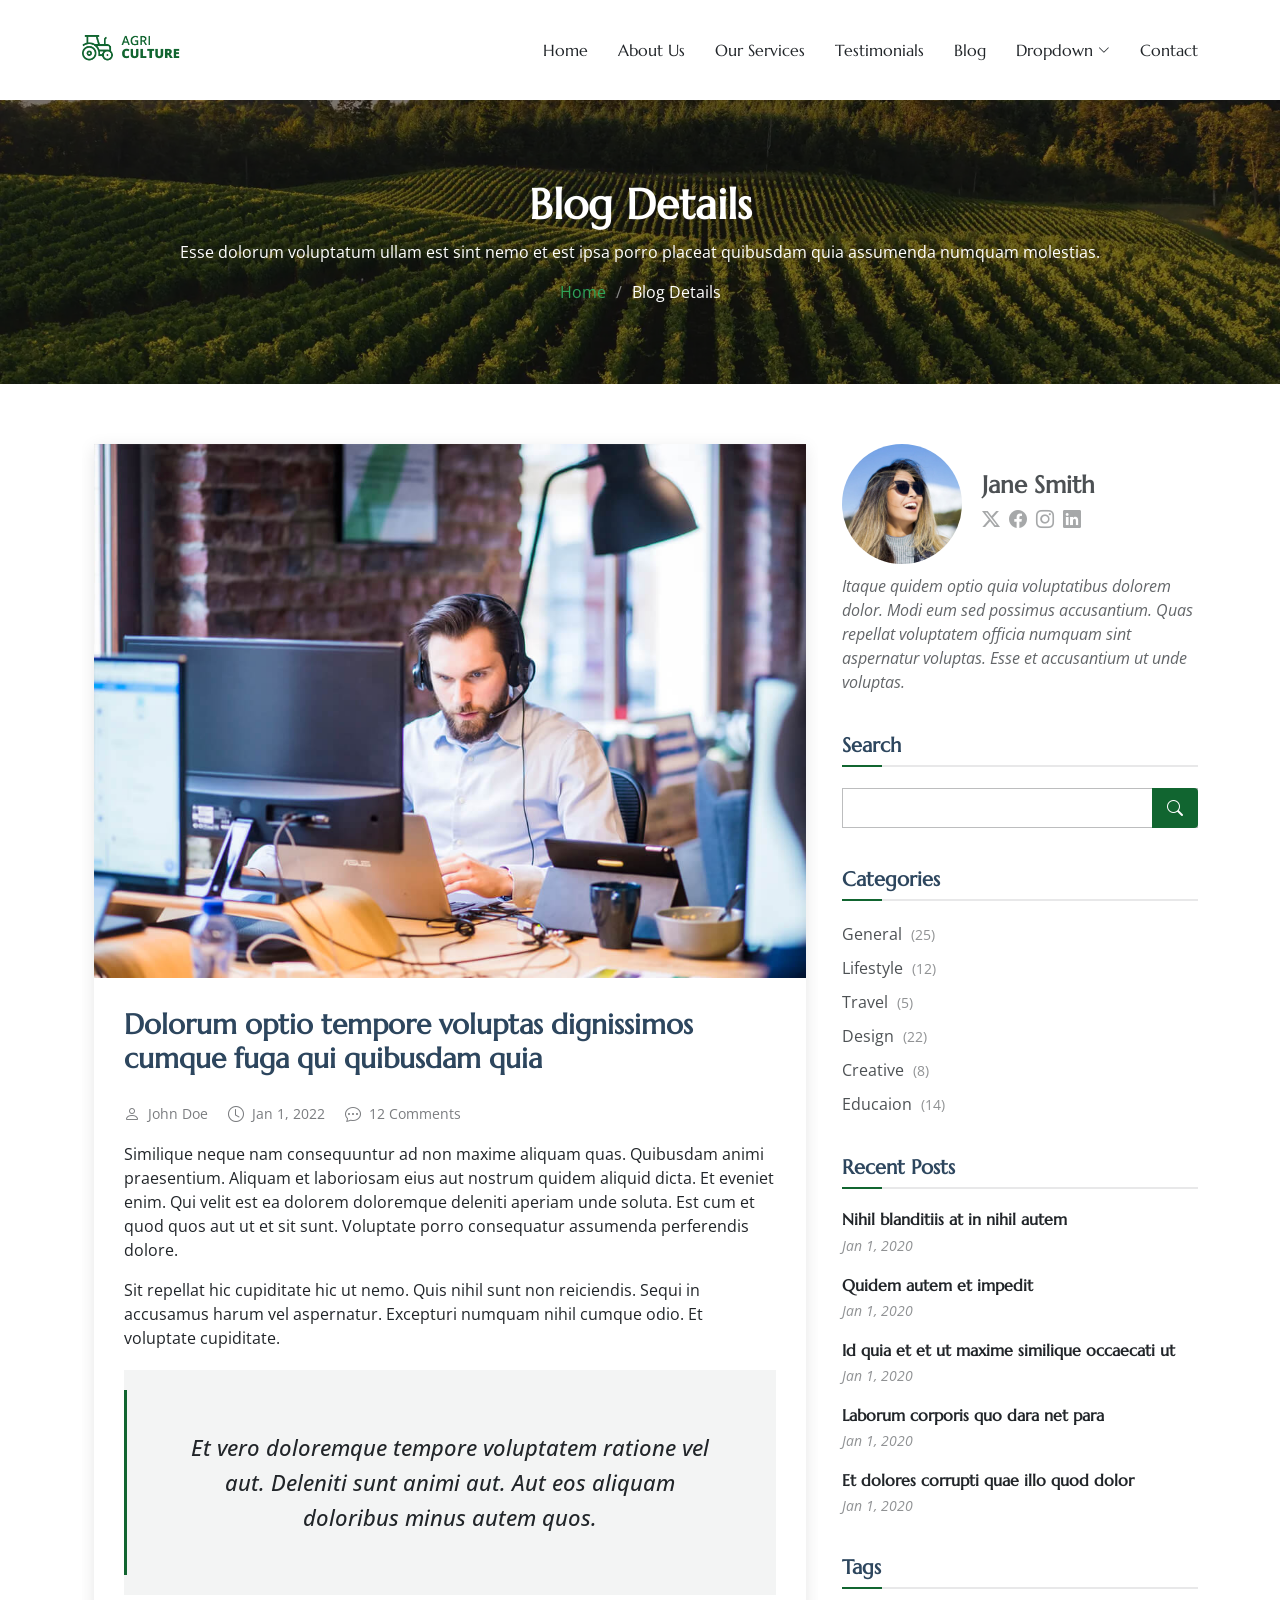
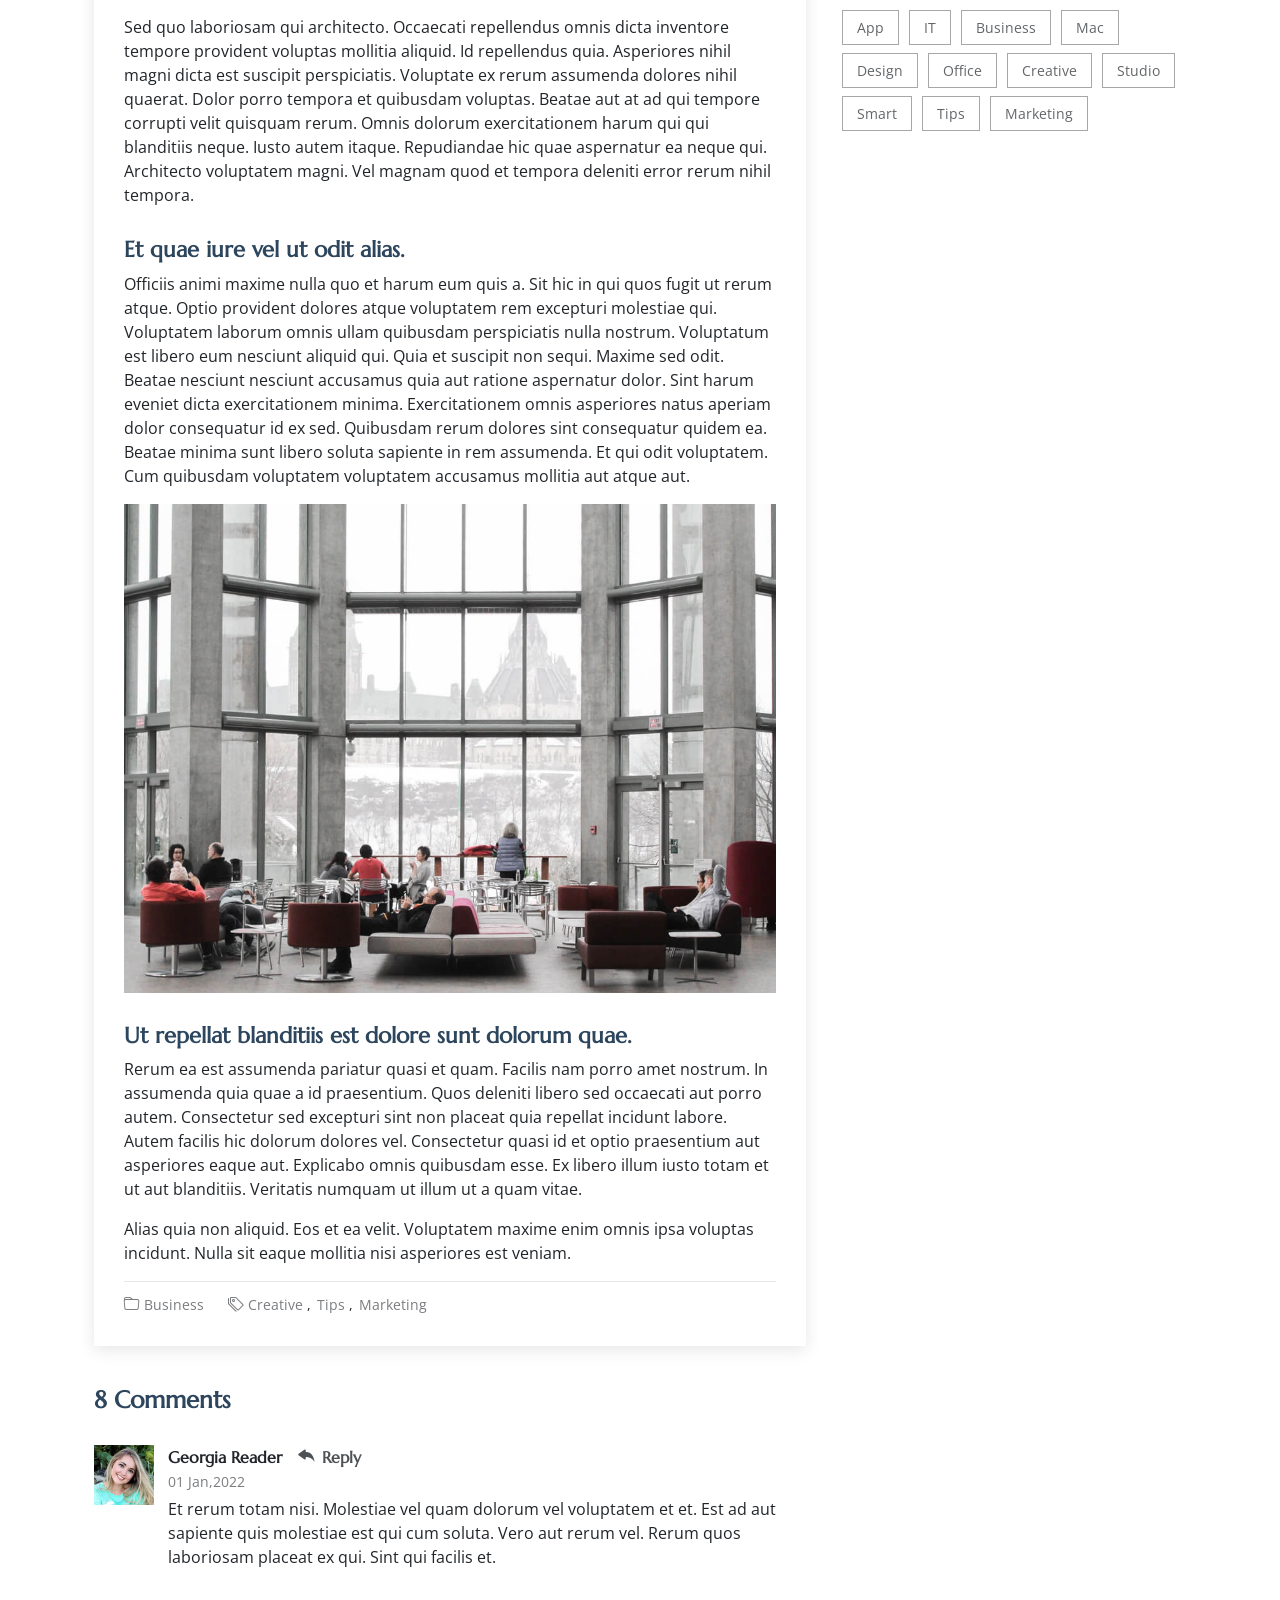
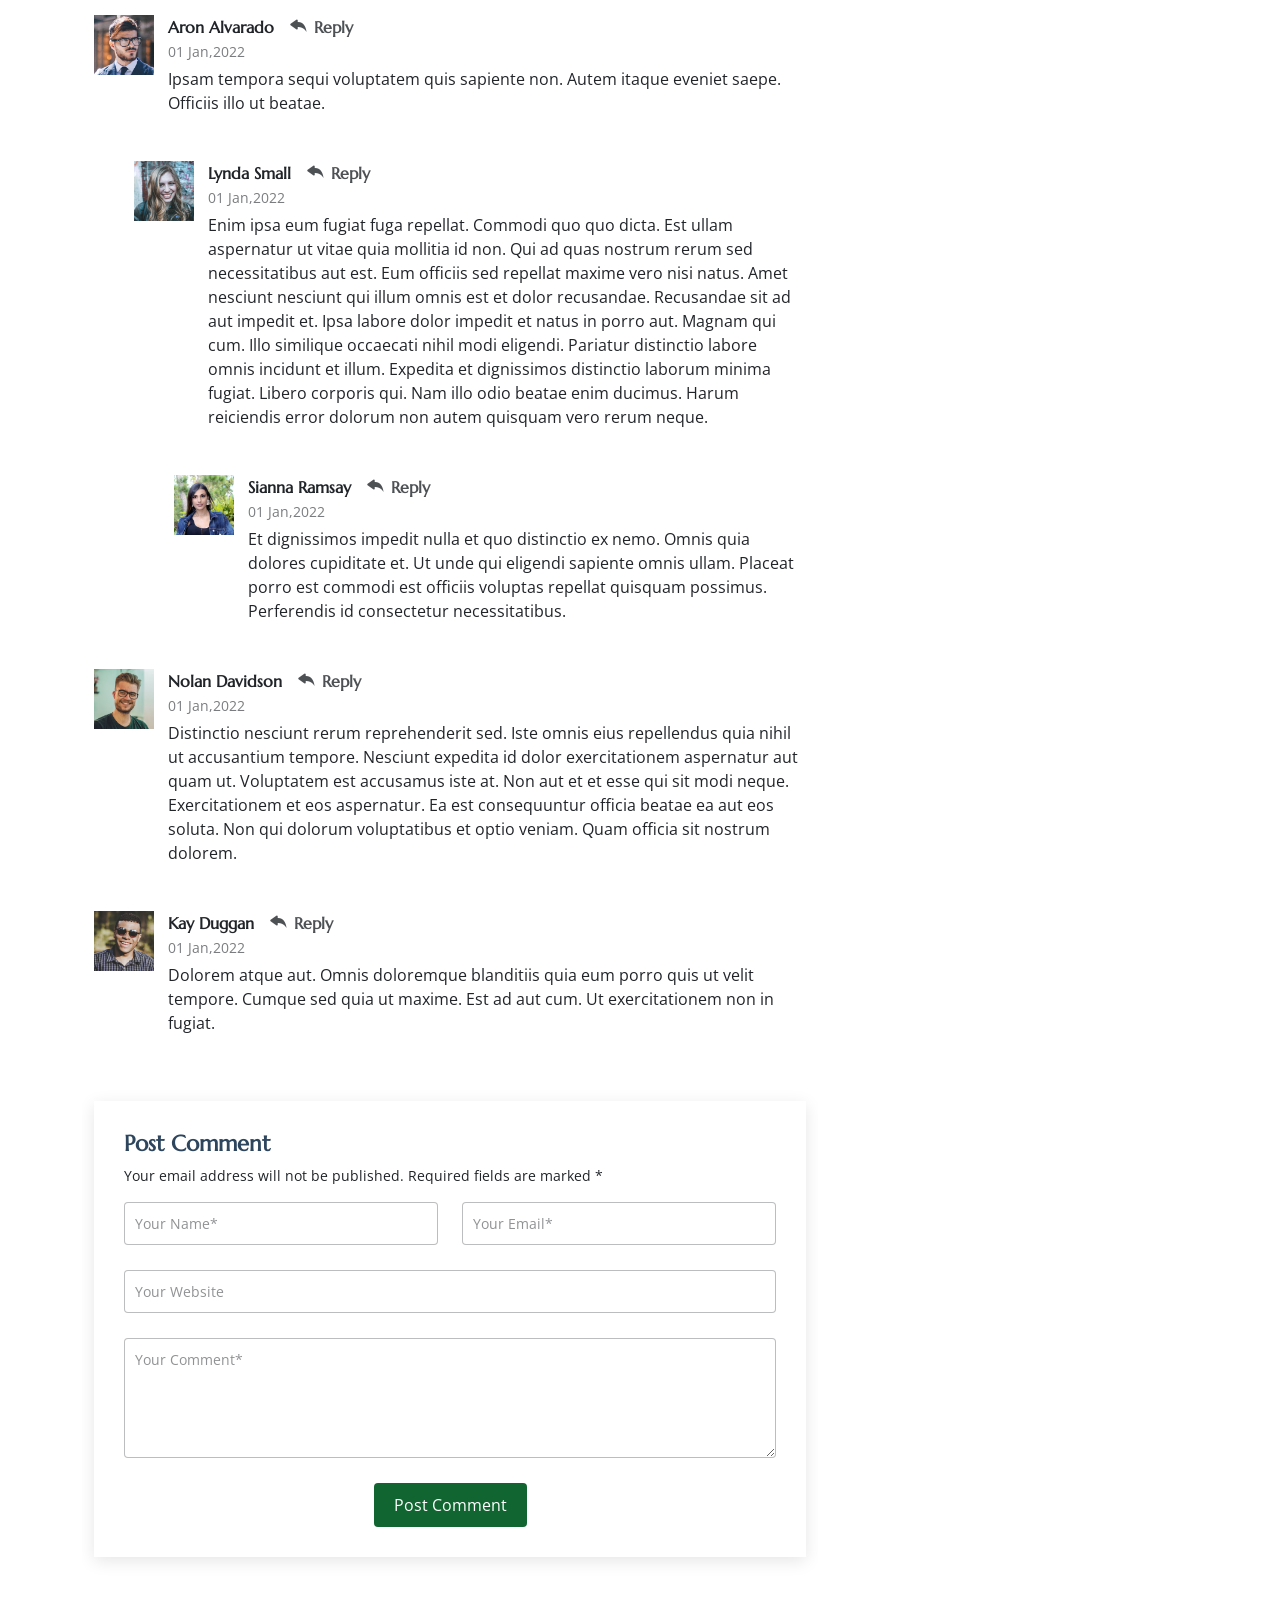
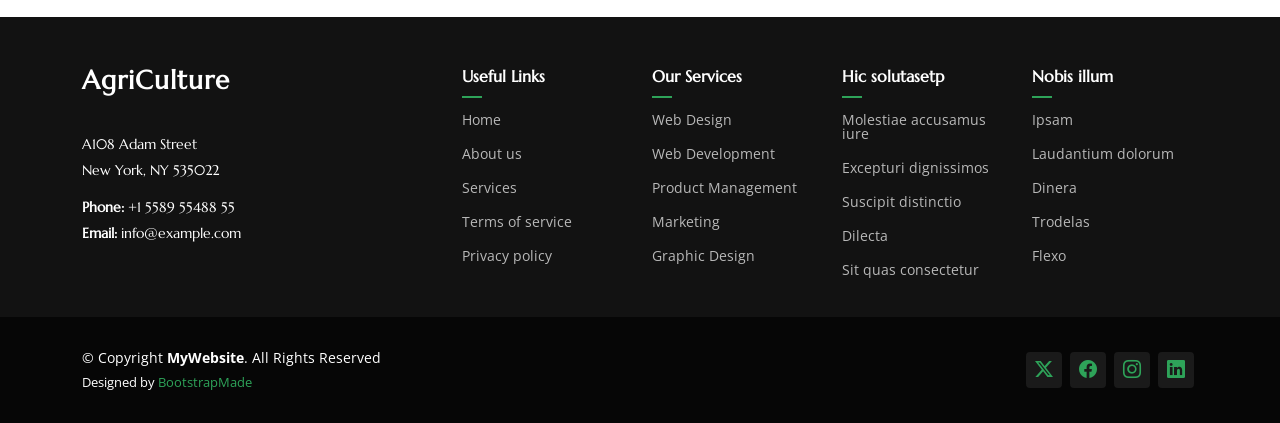
<file: blog-details.html>
<!DOCTYPE html>
<html lang="en">

<head>
  <meta charset="utf-8">
  <meta content="width=device-width, initial-scale=1.0" name="viewport">
  <title>Blog Details - AgriCulture Bootstrap Template</title>
  <meta content="" name="description">
  <meta content="" name="keywords">

  <!-- Favicons -->
  <link href="assets/img/favicon.png" rel="icon">
  <link href="assets/img/apple-touch-icon.png" rel="apple-touch-icon">

  <!-- Fonts -->
  <link href="https://fonts.googleapis.com" rel="preconnect">
  <link href="https://fonts.gstatic.com" rel="preconnect" crossorigin>
  <link href="https://fonts.googleapis.com/css2?family=Open+Sans:ital,wght@0,300;0,400;0,500;0,600;0,700;0,800;1,300;1,400;1,500;1,600;1,700;1,800&family=Marcellus:wght@400&display=swap" rel="stylesheet">

  <!-- Vendor CSS Files -->
  <link href="assets/vendor/bootstrap/css/bootstrap.min.css" rel="stylesheet">
  <link href="assets/vendor/bootstrap-icons/bootstrap-icons.css" rel="stylesheet">
  <link href="assets/vendor/aos/aos.css" rel="stylesheet">
  <link href="assets/vendor/swiper/swiper-bundle.min.css" rel="stylesheet">
  <link href="assets/vendor/glightbox/css/glightbox.min.css" rel="stylesheet">

  <!-- Main CSS File -->
  <link href="assets/css/main.css" rel="stylesheet">

  <!-- =======================================================
  * Template Name: AgriCulture
  * Template URL: https://bootstrapmade.com/agriculture-bootstrap-website-template/
  * Updated: Jun 29 2024 with Bootstrap v5.3.3
  * Author: BootstrapMade.com
  * License: https://bootstrapmade.com/license/
  ======================================================== -->
</head>

<body class="blog-details-page">

  <header id="header" class="header d-flex align-items-center position-relative">
    <div class="container-fluid container-xl position-relative d-flex align-items-center justify-content-between">

      <a href="index.html" class="logo d-flex align-items-center">
        <!-- Uncomment the line below if you also wish to use an image logo -->
        <img src="assets/img/logo.png" alt="AgriCulture">
        <!-- <h1 class="sitename">AgriCulture</h1>  -->
      </a>

      <nav id="navmenu" class="navmenu">
        <ul>
          <li><a href="index.html">Home</a></li>
          <li><a href="about.html">About Us</a></li>
          <li><a href="services.html">Our Services</a></li>
          <li><a href="testimonials.html">Testimonials</a></li>
          <li><a href="blog.html">Blog</a></li>
          <li class="dropdown"><a href="#"><span>Dropdown</span> <i class="bi bi-chevron-down toggle-dropdown"></i></a>
            <ul>
              <li><a href="#">Dropdown 1</a></li>
              <li class="dropdown"><a href="#"><span>Deep Dropdown</span> <i class="bi bi-chevron-down toggle-dropdown"></i></a>
                <ul>
                  <li><a href="#">Deep Dropdown 1</a></li>
                  <li><a href="#">Deep Dropdown 2</a></li>
                  <li><a href="#">Deep Dropdown 3</a></li>
                  <li><a href="#">Deep Dropdown 4</a></li>
                  <li><a href="#">Deep Dropdown 5</a></li>
                </ul>
              </li>
              <li><a href="#">Dropdown 2</a></li>
              <li><a href="#">Dropdown 3</a></li>
              <li><a href="#">Dropdown 4</a></li>
            </ul>
          </li>
          <li><a href="contact.html">Contact</a></li>
        </ul>
        <i class="mobile-nav-toggle d-xl-none bi bi-list"></i>
      </nav>

    </div>
  </header>

  <main class="main">

    <!-- Page Title -->
    <div class="page-title dark-background" data-aos="fade" style="background-image: url(assets/img/page-title-bg.webp);">
      <div class="container position-relative">
        <h1>Blog Details</h1>
        <p>Esse dolorum voluptatum ullam est sint nemo et est ipsa porro placeat quibusdam quia assumenda numquam molestias.</p>
        <nav class="breadcrumbs">
          <ol>
            <li><a href="index.html">Home</a></li>
            <li class="current">Blog Details</li>
          </ol>
        </nav>
      </div>
    </div><!-- End Page Title -->

    <div class="container">
      <div class="row">

        <div class="col-lg-8">

          <!-- Blog Details Section -->
          <section id="blog-details" class="blog-details section">
            <div class="container">

              <article class="article">

                <div class="post-img">
                  <img src="assets/img/blog/blog-1.jpg" alt="" class="img-fluid">
                </div>

                <h2 class="title">Dolorum optio tempore voluptas dignissimos cumque fuga qui quibusdam quia</h2>

                <div class="meta-top">
                  <ul>
                    <li class="d-flex align-items-center"><i class="bi bi-person"></i> <a href="blog-details.html">John Doe</a></li>
                    <li class="d-flex align-items-center"><i class="bi bi-clock"></i> <a href="blog-details.html"><time datetime="2020-01-01">Jan 1, 2022</time></a></li>
                    <li class="d-flex align-items-center"><i class="bi bi-chat-dots"></i> <a href="blog-details.html">12 Comments</a></li>
                  </ul>
                </div><!-- End meta top -->

                <div class="content">
                  <p>
                    Similique neque nam consequuntur ad non maxime aliquam quas. Quibusdam animi praesentium. Aliquam et laboriosam eius aut nostrum quidem aliquid dicta.
                    Et eveniet enim. Qui velit est ea dolorem doloremque deleniti aperiam unde soluta. Est cum et quod quos aut ut et sit sunt. Voluptate porro consequatur assumenda perferendis dolore.
                  </p>

                  <p>
                    Sit repellat hic cupiditate hic ut nemo. Quis nihil sunt non reiciendis. Sequi in accusamus harum vel aspernatur. Excepturi numquam nihil cumque odio. Et voluptate cupiditate.
                  </p>

                  <blockquote>
                    <p>
                      Et vero doloremque tempore voluptatem ratione vel aut. Deleniti sunt animi aut. Aut eos aliquam doloribus minus autem quos.
                    </p>
                  </blockquote>

                  <p>
                    Sed quo laboriosam qui architecto. Occaecati repellendus omnis dicta inventore tempore provident voluptas mollitia aliquid. Id repellendus quia. Asperiores nihil magni dicta est suscipit perspiciatis. Voluptate ex rerum assumenda dolores nihil quaerat.
                    Dolor porro tempora et quibusdam voluptas. Beatae aut at ad qui tempore corrupti velit quisquam rerum. Omnis dolorum exercitationem harum qui qui blanditiis neque.
                    Iusto autem itaque. Repudiandae hic quae aspernatur ea neque qui. Architecto voluptatem magni. Vel magnam quod et tempora deleniti error rerum nihil tempora.
                  </p>

                  <h3>Et quae iure vel ut odit alias.</h3>
                  <p>
                    Officiis animi maxime nulla quo et harum eum quis a. Sit hic in qui quos fugit ut rerum atque. Optio provident dolores atque voluptatem rem excepturi molestiae qui. Voluptatem laborum omnis ullam quibusdam perspiciatis nulla nostrum. Voluptatum est libero eum nesciunt aliquid qui.
                    Quia et suscipit non sequi. Maxime sed odit. Beatae nesciunt nesciunt accusamus quia aut ratione aspernatur dolor. Sint harum eveniet dicta exercitationem minima. Exercitationem omnis asperiores natus aperiam dolor consequatur id ex sed. Quibusdam rerum dolores sint consequatur quidem ea.
                    Beatae minima sunt libero soluta sapiente in rem assumenda. Et qui odit voluptatem. Cum quibusdam voluptatem voluptatem accusamus mollitia aut atque aut.
                  </p>
                  <img src="assets/img/blog/blog-inside-post.jpg" class="img-fluid" alt="">

                  <h3>Ut repellat blanditiis est dolore sunt dolorum quae.</h3>
                  <p>
                    Rerum ea est assumenda pariatur quasi et quam. Facilis nam porro amet nostrum. In assumenda quia quae a id praesentium. Quos deleniti libero sed occaecati aut porro autem. Consectetur sed excepturi sint non placeat quia repellat incidunt labore. Autem facilis hic dolorum dolores vel.
                    Consectetur quasi id et optio praesentium aut asperiores eaque aut. Explicabo omnis quibusdam esse. Ex libero illum iusto totam et ut aut blanditiis. Veritatis numquam ut illum ut a quam vitae.
                  </p>
                  <p>
                    Alias quia non aliquid. Eos et ea velit. Voluptatem maxime enim omnis ipsa voluptas incidunt. Nulla sit eaque mollitia nisi asperiores est veniam.
                  </p>

                </div><!-- End post content -->

                <div class="meta-bottom">
                  <i class="bi bi-folder"></i>
                  <ul class="cats">
                    <li><a href="#">Business</a></li>
                  </ul>

                  <i class="bi bi-tags"></i>
                  <ul class="tags">
                    <li><a href="#">Creative</a></li>
                    <li><a href="#">Tips</a></li>
                    <li><a href="#">Marketing</a></li>
                  </ul>
                </div><!-- End meta bottom -->

              </article>

            </div>
          </section><!-- /Blog Details Section -->

          <!-- Blog Comments Section -->
          <section id="blog-comments" class="blog-comments section">

            <div class="container">

              <h4 class="comments-count">8 Comments</h4>

              <div id="comment-1" class="comment">
                <div class="d-flex">
                  <div class="comment-img"><img src="assets/img/blog/comments-1.jpg" alt=""></div>
                  <div>
                    <h5><a href="">Georgia Reader</a> <a href="#" class="reply"><i class="bi bi-reply-fill"></i> Reply</a></h5>
                    <time datetime="2020-01-01">01 Jan,2022</time>
                    <p>
                      Et rerum totam nisi. Molestiae vel quam dolorum vel voluptatem et et. Est ad aut sapiente quis molestiae est qui cum soluta.
                      Vero aut rerum vel. Rerum quos laboriosam placeat ex qui. Sint qui facilis et.
                    </p>
                  </div>
                </div>
              </div><!-- End comment #1 -->

              <div id="comment-2" class="comment">
                <div class="d-flex">
                  <div class="comment-img"><img src="assets/img/blog/comments-2.jpg" alt=""></div>
                  <div>
                    <h5><a href="">Aron Alvarado</a> <a href="#" class="reply"><i class="bi bi-reply-fill"></i> Reply</a></h5>
                    <time datetime="2020-01-01">01 Jan,2022</time>
                    <p>
                      Ipsam tempora sequi voluptatem quis sapiente non. Autem itaque eveniet saepe. Officiis illo ut beatae.
                    </p>
                  </div>
                </div>

                <div id="comment-reply-1" class="comment comment-reply">
                  <div class="d-flex">
                    <div class="comment-img"><img src="assets/img/blog/comments-3.jpg" alt=""></div>
                    <div>
                      <h5><a href="">Lynda Small</a> <a href="#" class="reply"><i class="bi bi-reply-fill"></i> Reply</a></h5>
                      <time datetime="2020-01-01">01 Jan,2022</time>
                      <p>
                        Enim ipsa eum fugiat fuga repellat. Commodi quo quo dicta. Est ullam aspernatur ut vitae quia mollitia id non. Qui ad quas nostrum rerum sed necessitatibus aut est. Eum officiis sed repellat maxime vero nisi natus. Amet nesciunt nesciunt qui illum omnis est et dolor recusandae.

                        Recusandae sit ad aut impedit et. Ipsa labore dolor impedit et natus in porro aut. Magnam qui cum. Illo similique occaecati nihil modi eligendi. Pariatur distinctio labore omnis incidunt et illum. Expedita et dignissimos distinctio laborum minima fugiat.

                        Libero corporis qui. Nam illo odio beatae enim ducimus. Harum reiciendis error dolorum non autem quisquam vero rerum neque.
                      </p>
                    </div>
                  </div>

                  <div id="comment-reply-2" class="comment comment-reply">
                    <div class="d-flex">
                      <div class="comment-img"><img src="assets/img/blog/comments-4.jpg" alt=""></div>
                      <div>
                        <h5><a href="">Sianna Ramsay</a> <a href="#" class="reply"><i class="bi bi-reply-fill"></i> Reply</a></h5>
                        <time datetime="2020-01-01">01 Jan,2022</time>
                        <p>
                          Et dignissimos impedit nulla et quo distinctio ex nemo. Omnis quia dolores cupiditate et. Ut unde qui eligendi sapiente omnis ullam. Placeat porro est commodi est officiis voluptas repellat quisquam possimus. Perferendis id consectetur necessitatibus.
                        </p>
                      </div>
                    </div>

                  </div><!-- End comment reply #2-->

                </div><!-- End comment reply #1-->

              </div><!-- End comment #2-->

              <div id="comment-3" class="comment">
                <div class="d-flex">
                  <div class="comment-img"><img src="assets/img/blog/comments-5.jpg" alt=""></div>
                  <div>
                    <h5><a href="">Nolan Davidson</a> <a href="#" class="reply"><i class="bi bi-reply-fill"></i> Reply</a></h5>
                    <time datetime="2020-01-01">01 Jan,2022</time>
                    <p>
                      Distinctio nesciunt rerum reprehenderit sed. Iste omnis eius repellendus quia nihil ut accusantium tempore. Nesciunt expedita id dolor exercitationem aspernatur aut quam ut. Voluptatem est accusamus iste at.
                      Non aut et et esse qui sit modi neque. Exercitationem et eos aspernatur. Ea est consequuntur officia beatae ea aut eos soluta. Non qui dolorum voluptatibus et optio veniam. Quam officia sit nostrum dolorem.
                    </p>
                  </div>
                </div>

              </div><!-- End comment #3 -->

              <div id="comment-4" class="comment">
                <div class="d-flex">
                  <div class="comment-img"><img src="assets/img/blog/comments-6.jpg" alt=""></div>
                  <div>
                    <h5><a href="">Kay Duggan</a> <a href="#" class="reply"><i class="bi bi-reply-fill"></i> Reply</a></h5>
                    <time datetime="2020-01-01">01 Jan,2022</time>
                    <p>
                      Dolorem atque aut. Omnis doloremque blanditiis quia eum porro quis ut velit tempore. Cumque sed quia ut maxime. Est ad aut cum. Ut exercitationem non in fugiat.
                    </p>
                  </div>
                </div>

              </div><!-- End comment #4 -->

            </div>

          </section><!-- /Blog Comments Section -->

          <!-- Comment Form Section -->
          <section id="comment-form" class="comment-form section">
            <div class="container">

              <form action="">

                <h4>Post Comment</h4>
                <p>Your email address will not be published. Required fields are marked * </p>
                <div class="row">
                  <div class="col-md-6 form-group">
                    <input name="name" type="text" class="form-control" placeholder="Your Name*">
                  </div>
                  <div class="col-md-6 form-group">
                    <input name="email" type="text" class="form-control" placeholder="Your Email*">
                  </div>
                </div>
                <div class="row">
                  <div class="col form-group">
                    <input name="website" type="text" class="form-control" placeholder="Your Website">
                  </div>
                </div>
                <div class="row">
                  <div class="col form-group">
                    <textarea name="comment" class="form-control" placeholder="Your Comment*"></textarea>
                  </div>
                </div>

                <div class="text-center">
                  <button type="submit" class="btn btn-primary">Post Comment</button>
                </div>

              </form>

            </div>
          </section><!-- /Comment Form Section -->

        </div>

        <div class="col-lg-4 sidebar">

          <div class="widgets-container">

            <!-- Blog Author Widget -->
            <div class="blog-author-widget widget-item">

              <div class="d-flex flex-column align-items-center">
                <div class="d-flex align-items-center w-100">
                  <img src="assets/img/blog/blog-author.jpg" class="rounded-circle flex-shrink-0" alt="">
                  <div>
                    <h4>Jane Smith</h4>
                    <div class="social-links">
                      <a href="https://x.com/#"><i class="bi bi-twitter-x"></i></a>
                      <a href="https://facebook.com/#"><i class="bi bi-facebook"></i></a>
                      <a href="https://instagram.com/#"><i class="biu bi-instagram"></i></a>
                      <a href="https://instagram.com/#"><i class="biu bi-linkedin"></i></a>
                    </div>
                  </div>
                </div>

                <p>
                  Itaque quidem optio quia voluptatibus dolorem dolor. Modi eum sed possimus accusantium. Quas repellat voluptatem officia numquam sint aspernatur voluptas. Esse et accusantium ut unde voluptas.
                </p>

              </div>

            </div><!--/Blog Author Widget -->

            <!-- Search Widget -->
            <div class="search-widget widget-item">

              <h3 class="widget-title">Search</h3>
              <form action="">
                <input type="text">
                <button type="submit" title="Search"><i class="bi bi-search"></i></button>
              </form>

            </div><!--/Search Widget -->

            <!-- Categories Widget -->
            <div class="categories-widget widget-item">

              <h3 class="widget-title">Categories</h3>
              <ul class="mt-3">
                <li><a href="#">General <span>(25)</span></a></li>
                <li><a href="#">Lifestyle <span>(12)</span></a></li>
                <li><a href="#">Travel <span>(5)</span></a></li>
                <li><a href="#">Design <span>(22)</span></a></li>
                <li><a href="#">Creative <span>(8)</span></a></li>
                <li><a href="#">Educaion <span>(14)</span></a></li>
              </ul>

            </div><!--/Categories Widget -->

            <!-- Recent Posts Widget 2 -->
            <div class="recent-posts-widget-2 widget-item">

              <h3 class="widget-title">Recent Posts</h3>

              <div class="post-item">
                <h4><a href="blog-details.html">Nihil blanditiis at in nihil autem</a></h4>
                <time datetime="2020-01-01">Jan 1, 2020</time>
              </div><!-- End recent post item-->

              <div class="post-item">
                <h4><a href="blog-details.html">Quidem autem et impedit</a></h4>
                <time datetime="2020-01-01">Jan 1, 2020</time>
              </div><!-- End recent post item-->

              <div class="post-item">
                <h4><a href="blog-details.html">Id quia et et ut maxime similique occaecati ut</a></h4>
                <time datetime="2020-01-01">Jan 1, 2020</time>
              </div><!-- End recent post item-->

              <div class="post-item">
                <h4><a href="blog-details.html">Laborum corporis quo dara net para</a></h4>
                <time datetime="2020-01-01">Jan 1, 2020</time>
              </div><!-- End recent post item-->

              <div class="post-item">
                <h4><a href="blog-details.html">Et dolores corrupti quae illo quod dolor</a></h4>
                <time datetime="2020-01-01">Jan 1, 2020</time>
              </div><!-- End recent post item-->

            </div><!--/Recent Posts Widget 2 -->

            <!-- Tags Widget -->
            <div class="tags-widget widget-item">

              <h3 class="widget-title">Tags</h3>
              <ul>
                <li><a href="#">App</a></li>
                <li><a href="#">IT</a></li>
                <li><a href="#">Business</a></li>
                <li><a href="#">Mac</a></li>
                <li><a href="#">Design</a></li>
                <li><a href="#">Office</a></li>
                <li><a href="#">Creative</a></li>
                <li><a href="#">Studio</a></li>
                <li><a href="#">Smart</a></li>
                <li><a href="#">Tips</a></li>
                <li><a href="#">Marketing</a></li>
              </ul>

            </div><!--/Tags Widget -->

          </div>

        </div>

      </div>
    </div>

  </main>

  <footer id="footer" class="footer dark-background">

    <div class="footer-top">
      <div class="container">
        <div class="row gy-4">
          <div class="col-lg-4 col-md-6 footer-about">
            <a href="index.html" class="logo d-flex align-items-center">
              <span class="sitename">AgriCulture</span>
            </a>
            <div class="footer-contact pt-3">
              <p>A108 Adam Street</p>
              <p>New York, NY 535022</p>
              <p class="mt-3"><strong>Phone:</strong> <span>+1 5589 55488 55</span></p>
              <p><strong>Email:</strong> <span>info@example.com</span></p>
            </div>
          </div>

          <div class="col-lg-2 col-md-3 footer-links">
            <h4>Useful Links</h4>
            <ul>
              <li><a href="#">Home</a></li>
              <li><a href="#">About us</a></li>
              <li><a href="#">Services</a></li>
              <li><a href="#">Terms of service</a></li>
              <li><a href="#">Privacy policy</a></li>
            </ul>
          </div>

          <div class="col-lg-2 col-md-3 footer-links">
            <h4>Our Services</h4>
            <ul>
              <li><a href="#">Web Design</a></li>
              <li><a href="#">Web Development</a></li>
              <li><a href="#">Product Management</a></li>
              <li><a href="#">Marketing</a></li>
              <li><a href="#">Graphic Design</a></li>
            </ul>
          </div>

          <div class="col-lg-2 col-md-3 footer-links">
            <h4>Hic solutasetp</h4>
            <ul>
              <li><a href="#">Molestiae accusamus iure</a></li>
              <li><a href="#">Excepturi dignissimos</a></li>
              <li><a href="#">Suscipit distinctio</a></li>
              <li><a href="#">Dilecta</a></li>
              <li><a href="#">Sit quas consectetur</a></li>
            </ul>
          </div>

          <div class="col-lg-2 col-md-3 footer-links">
            <h4>Nobis illum</h4>
            <ul>
              <li><a href="#">Ipsam</a></li>
              <li><a href="#">Laudantium dolorum</a></li>
              <li><a href="#">Dinera</a></li>
              <li><a href="#">Trodelas</a></li>
              <li><a href="#">Flexo</a></li>
            </ul>
          </div>

        </div>
      </div>
    </div>

    <div class="copyright text-center">
      <div class="container d-flex flex-column flex-lg-row justify-content-center justify-content-lg-between align-items-center">

        <div class="d-flex flex-column align-items-center align-items-lg-start">
          <div>
            © Copyright <strong><span>MyWebsite</span></strong>. All Rights Reserved
          </div>
          <div class="credits">
            <!-- All the links in the footer should remain intact. -->
            <!-- You can delete the links only if you purchased the pro version. -->
            <!-- Licensing information: https://bootstrapmade.com/license/ -->
            <!-- Purchase the pro version with working PHP/AJAX contact form: https://bootstrapmade.com/herobiz-bootstrap-business-template/ -->
            Designed by <a href="https://bootstrapmade.com/">BootstrapMade</a>
          </div>
        </div>

        <div class="social-links order-first order-lg-last mb-3 mb-lg-0">
          <a href=""><i class="bi bi-twitter-x"></i></a>
          <a href=""><i class="bi bi-facebook"></i></a>
          <a href=""><i class="bi bi-instagram"></i></a>
          <a href=""><i class="bi bi-linkedin"></i></a>
        </div>

      </div>
    </div>

  </footer>

  <!-- Scroll Top -->
  <a href="#" id="scroll-top" class="scroll-top d-flex align-items-center justify-content-center"><i class="bi bi-arrow-up-short"></i></a>

  <!-- Preloader -->
  <div id="preloader"></div>

  <!-- Vendor JS Files -->
  <script src="assets/vendor/bootstrap/js/bootstrap.bundle.min.js"></script>
  <script src="assets/vendor/php-email-form/validate.js"></script>
  <script src="assets/vendor/aos/aos.js"></script>
  <script src="assets/vendor/swiper/swiper-bundle.min.js"></script>
  <script src="assets/vendor/glightbox/js/glightbox.min.js"></script>

  <!-- Main JS File -->
  <script src="assets/js/main.js"></script>

</body>

</html>
</file>
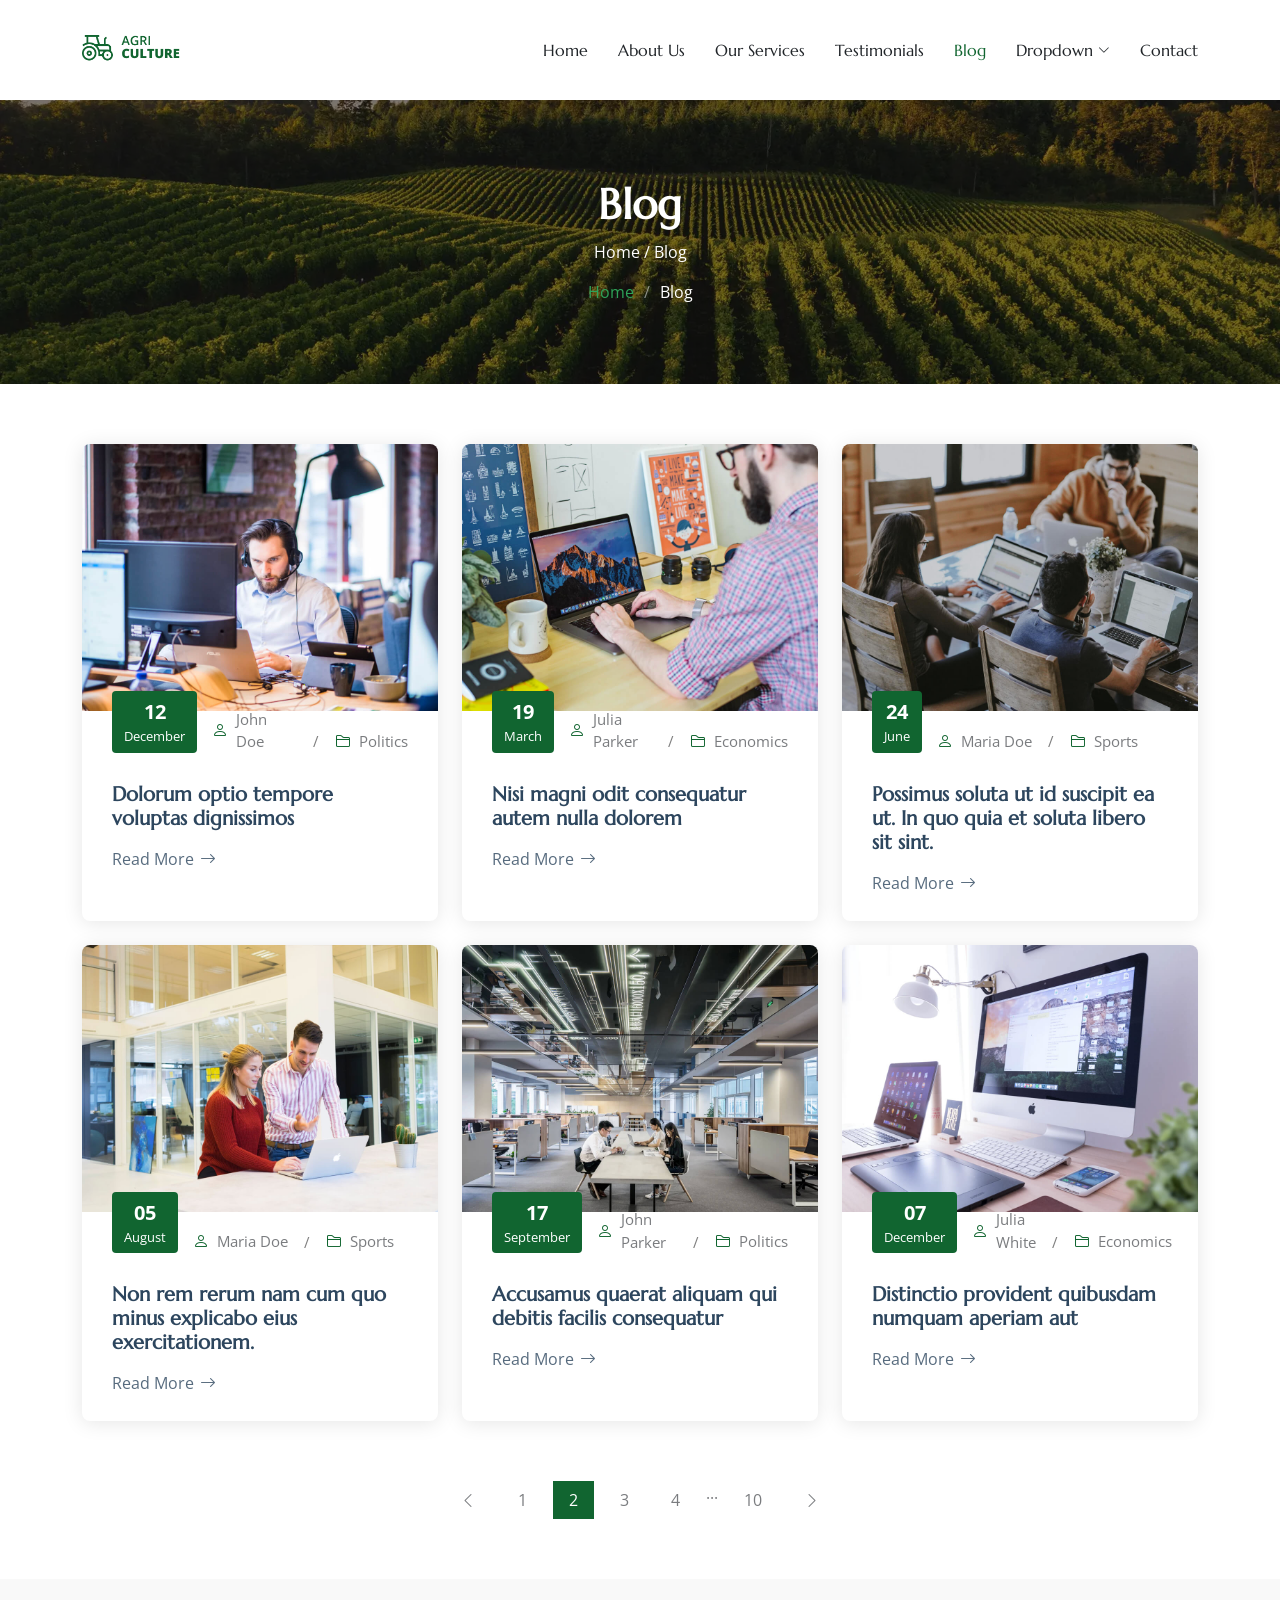
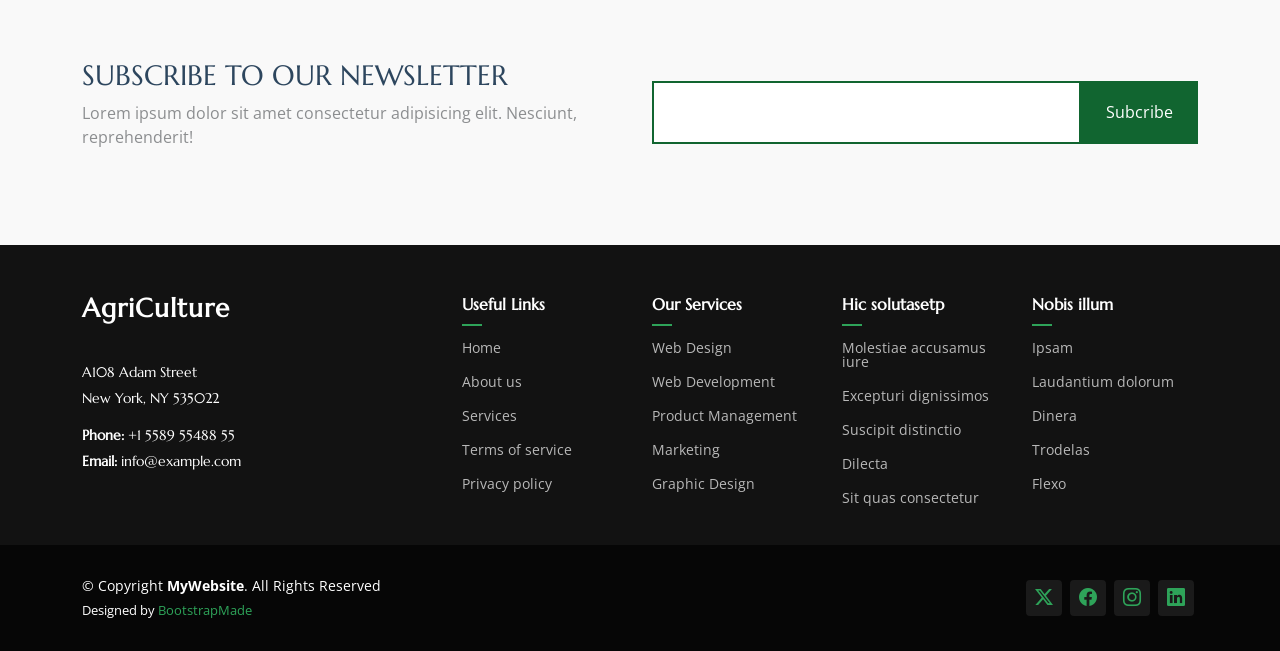
<file: blog.html>
<!DOCTYPE html>
<html lang="en">

<head>
  <meta charset="utf-8">
  <meta content="width=device-width, initial-scale=1.0" name="viewport">
  <title>Blog - AgriCulture Bootstrap Template</title>
  <meta content="" name="description">
  <meta content="" name="keywords">

  <!-- Favicons -->
  <link href="assets/img/favicon.png" rel="icon">
  <link href="assets/img/apple-touch-icon.png" rel="apple-touch-icon">

  <!-- Fonts -->
  <link href="https://fonts.googleapis.com" rel="preconnect">
  <link href="https://fonts.gstatic.com" rel="preconnect" crossorigin>
  <link href="https://fonts.googleapis.com/css2?family=Open+Sans:ital,wght@0,300;0,400;0,500;0,600;0,700;0,800;1,300;1,400;1,500;1,600;1,700;1,800&family=Marcellus:wght@400&display=swap" rel="stylesheet">

  <!-- Vendor CSS Files -->
  <link href="assets/vendor/bootstrap/css/bootstrap.min.css" rel="stylesheet">
  <link href="assets/vendor/bootstrap-icons/bootstrap-icons.css" rel="stylesheet">
  <link href="assets/vendor/aos/aos.css" rel="stylesheet">
  <link href="assets/vendor/swiper/swiper-bundle.min.css" rel="stylesheet">
  <link href="assets/vendor/glightbox/css/glightbox.min.css" rel="stylesheet">

  <!-- Main CSS File -->
  <link href="assets/css/main.css" rel="stylesheet">

  <!-- =======================================================
  * Template Name: AgriCulture
  * Template URL: https://bootstrapmade.com/agriculture-bootstrap-website-template/
  * Updated: Jun 29 2024 with Bootstrap v5.3.3
  * Author: BootstrapMade.com
  * License: https://bootstrapmade.com/license/
  ======================================================== -->
</head>

<body class="blog-page">

  <header id="header" class="header d-flex align-items-center position-relative">
    <div class="container-fluid container-xl position-relative d-flex align-items-center justify-content-between">

      <a href="index.html" class="logo d-flex align-items-center">
        <!-- Uncomment the line below if you also wish to use an image logo -->
        <img src="assets/img/logo.png" alt="AgriCulture">
        <!-- <h1 class="sitename">AgriCulture</h1>  -->
      </a>

      <nav id="navmenu" class="navmenu">
        <ul>
          <li><a href="index.html">Home</a></li>
          <li><a href="about.html">About Us</a></li>
          <li><a href="services.html">Our Services</a></li>
          <li><a href="testimonials.html">Testimonials</a></li>
          <li><a href="blog.html" class="active">Blog</a></li>
          <li class="dropdown"><a href="#"><span>Dropdown</span> <i class="bi bi-chevron-down toggle-dropdown"></i></a>
            <ul>
              <li><a href="#">Dropdown 1</a></li>
              <li class="dropdown"><a href="#"><span>Deep Dropdown</span> <i class="bi bi-chevron-down toggle-dropdown"></i></a>
                <ul>
                  <li><a href="#">Deep Dropdown 1</a></li>
                  <li><a href="#">Deep Dropdown 2</a></li>
                  <li><a href="#">Deep Dropdown 3</a></li>
                  <li><a href="#">Deep Dropdown 4</a></li>
                  <li><a href="#">Deep Dropdown 5</a></li>
                </ul>
              </li>
              <li><a href="#">Dropdown 2</a></li>
              <li><a href="#">Dropdown 3</a></li>
              <li><a href="#">Dropdown 4</a></li>
            </ul>
          </li>
          <li><a href="contact.html">Contact</a></li>
        </ul>
        <i class="mobile-nav-toggle d-xl-none bi bi-list"></i>
      </nav>

    </div>
  </header>

  <main class="main">

    <!-- Page Title -->
    <div class="page-title dark-background" data-aos="fade" style="background-image: url(assets/img/page-title-bg.webp);">
      <div class="container position-relative">
        <h1>Blog</h1>
        <p>
          Home
          /
          Blog</p>
        <nav class="breadcrumbs">
          <ol>
            <li><a href="index.html">Home</a></li>
            <li class="current">Blog</li>
          </ol>
        </nav>
      </div>
    </div><!-- End Page Title -->

    <!-- Blog Posts 2 Section -->
    <section id="blog-posts-2" class="blog-posts-2 section">

      <div class="container">
        <div class="row gy-4">

          <div class="col-lg-4">
            <article class="position-relative h-100">

              <div class="post-img position-relative overflow-hidden">
                <img src="assets/img/blog/blog-1.jpg" class="img-fluid" alt="">
              </div>

              <div class="meta d-flex align-items-end">
                <span class="post-date"><span>12</span>December</span>
                <div class="d-flex align-items-center">
                  <i class="bi bi-person"></i> <span class="ps-2">John Doe</span>
                </div>
                <span class="px-3 text-black-50">/</span>
                <div class="d-flex align-items-center">
                  <i class="bi bi-folder2"></i> <span class="ps-2">Politics</span>
                </div>
              </div>

              <div class="post-content d-flex flex-column">

                <h3 class="post-title">Dolorum optio tempore voluptas dignissimos</h3>
                <a href="blog-details.html" class="readmore stretched-link"><span>Read More</span><i class="bi bi-arrow-right"></i></a>

              </div>

            </article>
          </div><!-- End post list item -->

          <div class="col-lg-4">
            <article class="position-relative h-100">

              <div class="post-img position-relative overflow-hidden">
                <img src="assets/img/blog/blog-2.jpg" class="img-fluid" alt="">
              </div>

              <div class="meta d-flex align-items-end">
                <span class="post-date"><span>19</span>March</span>
                <div class="d-flex align-items-center">
                  <i class="bi bi-person"></i> <span class="ps-2">Julia Parker</span>
                </div>
                <span class="px-3 text-black-50">/</span>
                <div class="d-flex align-items-center">
                  <i class="bi bi-folder2"></i> <span class="ps-2">Economics</span>
                </div>
              </div>

              <div class="post-content d-flex flex-column">
                <h3 class="post-title">Nisi magni odit consequatur autem nulla dolorem</h3>
                <a href="blog-details.html" class="readmore stretched-link"><span>Read More</span><i class="bi bi-arrow-right"></i></a>
              </div>

            </article>
          </div><!-- End post list item -->

          <div class="col-lg-4">
            <article class="position-relative h-100">

              <div class="post-img position-relative overflow-hidden">
                <img src="assets/img/blog/blog-3.jpg" class="img-fluid" alt="">
              </div>
              <div class="meta d-flex align-items-end">
                <span class="post-date"><span>24</span>June</span>
                <div class="d-flex align-items-center">
                  <i class="bi bi-person"></i> <span class="ps-2">Maria Doe</span>
                </div>
                <span class="px-3 text-black-50">/</span>
                <div class="d-flex align-items-center">
                  <i class="bi bi-folder2"></i> <span class="ps-2">Sports</span>
                </div>
              </div>

              <div class="post-content d-flex flex-column">
                <h3 class="post-title">Possimus soluta ut id suscipit ea ut. In quo quia et soluta libero sit sint.</h3>
                <a href="blog-details.html" class="readmore stretched-link"><span>Read More</span><i class="bi bi-arrow-right"></i></a>
              </div>

            </article>
          </div><!-- End post list item -->

          <div class="col-lg-4">
            <article class="position-relative h-100">

              <div class="post-img position-relative overflow-hidden">
                <img src="assets/img/blog/blog-4.jpg" class="img-fluid" alt="">
              </div>
              <div class="meta d-flex align-items-end">
                <span class="post-date"><span>05</span>August</span>
                <div class="d-flex align-items-center">
                  <i class="bi bi-person"></i> <span class="ps-2">Maria Doe</span>
                </div>
                <span class="px-3 text-black-50">/</span>
                <div class="d-flex align-items-center">
                  <i class="bi bi-folder2"></i> <span class="ps-2">Sports</span>
                </div>
              </div>

              <div class="post-content d-flex flex-column">
                <h3 class="post-title">Non rem rerum nam cum quo minus explicabo eius exercitationem.</h3>
                <a href="blog-details.html" class="readmore stretched-link"><span>Read More</span><i class="bi bi-arrow-right"></i></a>
              </div>

            </article>
          </div><!-- End post list item -->

          <div class="col-lg-4">
            <article class="position-relative h-100">

              <div class="post-img position-relative overflow-hidden">
                <img src="assets/img/blog/blog-5.jpg" class="img-fluid" alt="">
              </div>

              <div class="meta d-flex align-items-end">
                <span class="post-date"><span>17</span>September</span>
                <div class="d-flex align-items-center">
                  <i class="bi bi-person"></i> <span class="ps-2">John Parker</span>
                </div>
                <span class="px-3 text-black-50">/</span>
                <div class="d-flex align-items-center">
                  <i class="bi bi-folder2"></i> <span class="ps-2">Politics</span>
                </div>
              </div>

              <div class="post-content d-flex flex-column">

                <h3 class="post-title">Accusamus quaerat aliquam qui debitis facilis consequatur</h3>
                <a href="blog-details.html" class="readmore stretched-link"><span>Read More</span><i class="bi bi-arrow-right"></i></a>

              </div>

            </article>
          </div><!-- End post list item -->

          <div class="col-lg-4">
            <article class="position-relative h-100">

              <div class="post-img position-relative overflow-hidden">
                <img src="assets/img/blog/blog-6.jpg" class="img-fluid" alt="">
              </div>

              <div class="meta d-flex align-items-end">
                <span class="post-date"><span>07</span>December</span>
                <div class="d-flex align-items-center">
                  <i class="bi bi-person"></i> <span class="ps-2">Julia White</span>
                </div>
                <span class="px-3 text-black-50">/</span>
                <div class="d-flex align-items-center">
                  <i class="bi bi-folder2"></i> <span class="ps-2">Economics</span>
                </div>
              </div>

              <div class="post-content d-flex flex-column">

                <h3 class="post-title">Distinctio provident quibusdam numquam aperiam aut</h3>
                <a href="blog-details.html" class="readmore stretched-link"><span>Read More</span><i class="bi bi-arrow-right"></i></a>

              </div>

            </article>
          </div><!-- End post list item -->

        </div>
      </div>

    </section><!-- /Blog Posts 2 Section -->

    <!-- Blog Pagination Section -->
    <section id="blog-pagination" class="blog-pagination section">

      <div class="container">
        <div class="d-flex justify-content-center">
          <ul>
            <li><a href="#"><i class="bi bi-chevron-left"></i></a></li>
            <li><a href="#">1</a></li>
            <li><a href="#" class="active">2</a></li>
            <li><a href="#">3</a></li>
            <li><a href="#">4</a></li>
            <li>...</li>
            <li><a href="#">10</a></li>
            <li><a href="#"><i class="bi bi-chevron-right"></i></a></li>
          </ul>
        </div>
      </div>

    </section><!-- /Blog Pagination Section -->

    <!-- Call To Action Section -->
    <section id="call-to-action" class="call-to-action section light-background">

      <div class="content">
        <div class="container">
          <div class="row align-items-center">
            <div class="col-lg-6">
              <h3>Subscribe To Our Newsletter</h3>
              <p class="opacity-50">
                Lorem ipsum dolor sit amet consectetur adipisicing elit.
                Nesciunt, reprehenderit!
              </p>
            </div>
            <div class="col-lg-6">
              <form action="forms/newsletter.php" class="form-subscribe php-email-form">
                <div class="form-group d-flex align-items-stretch">
                  <input type="email" name="email" class="form-control h-100" placeholder="Enter your e-mail">
                  <input type="submit" class="btn btn-secondary px-4" value="Subcribe">
                </div>
                <div class="loading">Loading</div>
                <div class="error-message"></div>
                <div class="sent-message">
                  Your subscription request has been sent. Thank you!
                </div>
              </form>
            </div>
          </div>
        </div>
      </div>
    </section><!-- /Call To Action Section -->

  </main>

  <footer id="footer" class="footer dark-background">

    <div class="footer-top">
      <div class="container">
        <div class="row gy-4">
          <div class="col-lg-4 col-md-6 footer-about">
            <a href="index.html" class="logo d-flex align-items-center">
              <span class="sitename">AgriCulture</span>
            </a>
            <div class="footer-contact pt-3">
              <p>A108 Adam Street</p>
              <p>New York, NY 535022</p>
              <p class="mt-3"><strong>Phone:</strong> <span>+1 5589 55488 55</span></p>
              <p><strong>Email:</strong> <span>info@example.com</span></p>
            </div>
          </div>

          <div class="col-lg-2 col-md-3 footer-links">
            <h4>Useful Links</h4>
            <ul>
              <li><a href="#">Home</a></li>
              <li><a href="#">About us</a></li>
              <li><a href="#">Services</a></li>
              <li><a href="#">Terms of service</a></li>
              <li><a href="#">Privacy policy</a></li>
            </ul>
          </div>

          <div class="col-lg-2 col-md-3 footer-links">
            <h4>Our Services</h4>
            <ul>
              <li><a href="#">Web Design</a></li>
              <li><a href="#">Web Development</a></li>
              <li><a href="#">Product Management</a></li>
              <li><a href="#">Marketing</a></li>
              <li><a href="#">Graphic Design</a></li>
            </ul>
          </div>

          <div class="col-lg-2 col-md-3 footer-links">
            <h4>Hic solutasetp</h4>
            <ul>
              <li><a href="#">Molestiae accusamus iure</a></li>
              <li><a href="#">Excepturi dignissimos</a></li>
              <li><a href="#">Suscipit distinctio</a></li>
              <li><a href="#">Dilecta</a></li>
              <li><a href="#">Sit quas consectetur</a></li>
            </ul>
          </div>

          <div class="col-lg-2 col-md-3 footer-links">
            <h4>Nobis illum</h4>
            <ul>
              <li><a href="#">Ipsam</a></li>
              <li><a href="#">Laudantium dolorum</a></li>
              <li><a href="#">Dinera</a></li>
              <li><a href="#">Trodelas</a></li>
              <li><a href="#">Flexo</a></li>
            </ul>
          </div>

        </div>
      </div>
    </div>

    <div class="copyright text-center">
      <div class="container d-flex flex-column flex-lg-row justify-content-center justify-content-lg-between align-items-center">

        <div class="d-flex flex-column align-items-center align-items-lg-start">
          <div>
            © Copyright <strong><span>MyWebsite</span></strong>. All Rights Reserved
          </div>
          <div class="credits">
            <!-- All the links in the footer should remain intact. -->
            <!-- You can delete the links only if you purchased the pro version. -->
            <!-- Licensing information: https://bootstrapmade.com/license/ -->
            <!-- Purchase the pro version with working PHP/AJAX contact form: https://bootstrapmade.com/herobiz-bootstrap-business-template/ -->
            Designed by <a href="https://bootstrapmade.com/">BootstrapMade</a>
          </div>
        </div>

        <div class="social-links order-first order-lg-last mb-3 mb-lg-0">
          <a href=""><i class="bi bi-twitter-x"></i></a>
          <a href=""><i class="bi bi-facebook"></i></a>
          <a href=""><i class="bi bi-instagram"></i></a>
          <a href=""><i class="bi bi-linkedin"></i></a>
        </div>

      </div>
    </div>

  </footer>

  <!-- Scroll Top -->
  <a href="#" id="scroll-top" class="scroll-top d-flex align-items-center justify-content-center"><i class="bi bi-arrow-up-short"></i></a>

  <!-- Preloader -->
  <div id="preloader"></div>

  <!-- Vendor JS Files -->
  <script src="assets/vendor/bootstrap/js/bootstrap.bundle.min.js"></script>
  <script src="assets/vendor/php-email-form/validate.js"></script>
  <script src="assets/vendor/aos/aos.js"></script>
  <script src="assets/vendor/swiper/swiper-bundle.min.js"></script>
  <script src="assets/vendor/glightbox/js/glightbox.min.js"></script>

  <!-- Main JS File -->
  <script src="assets/js/main.js"></script>

</body>

</html>
</file>
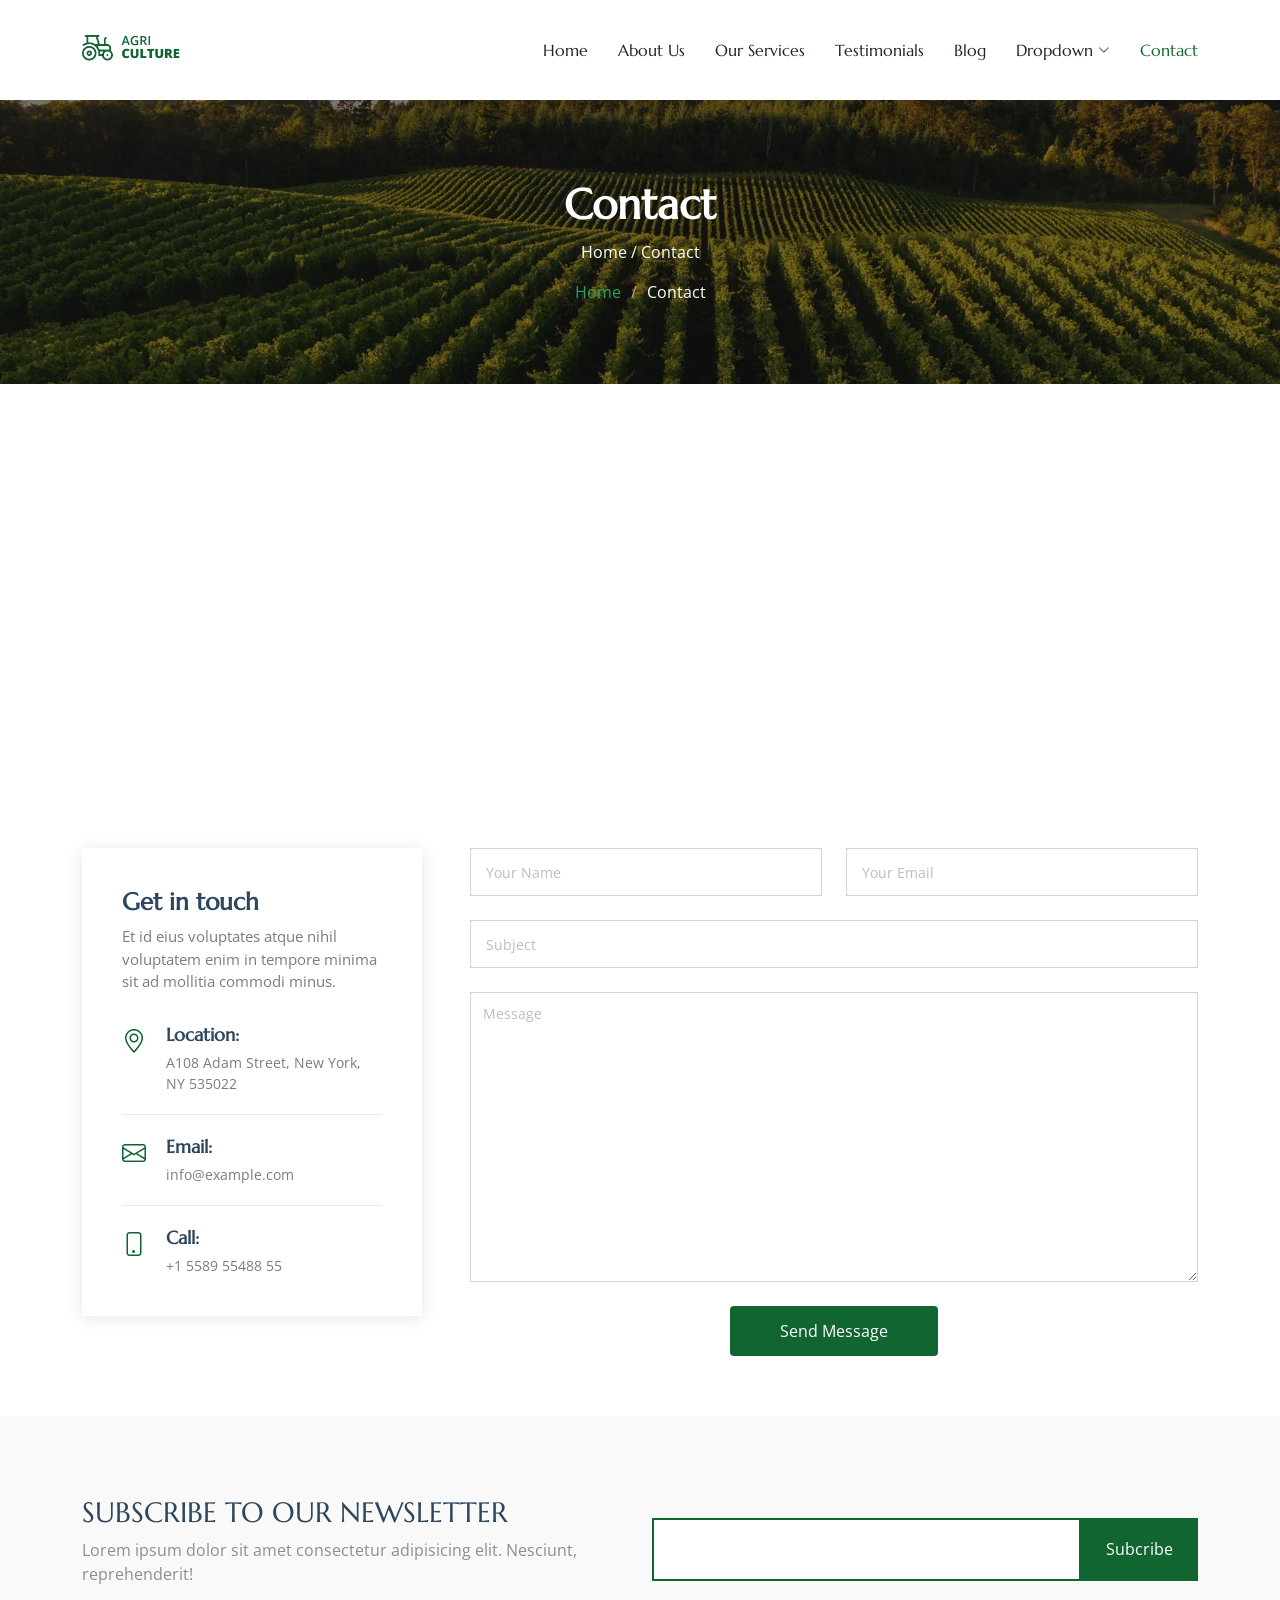
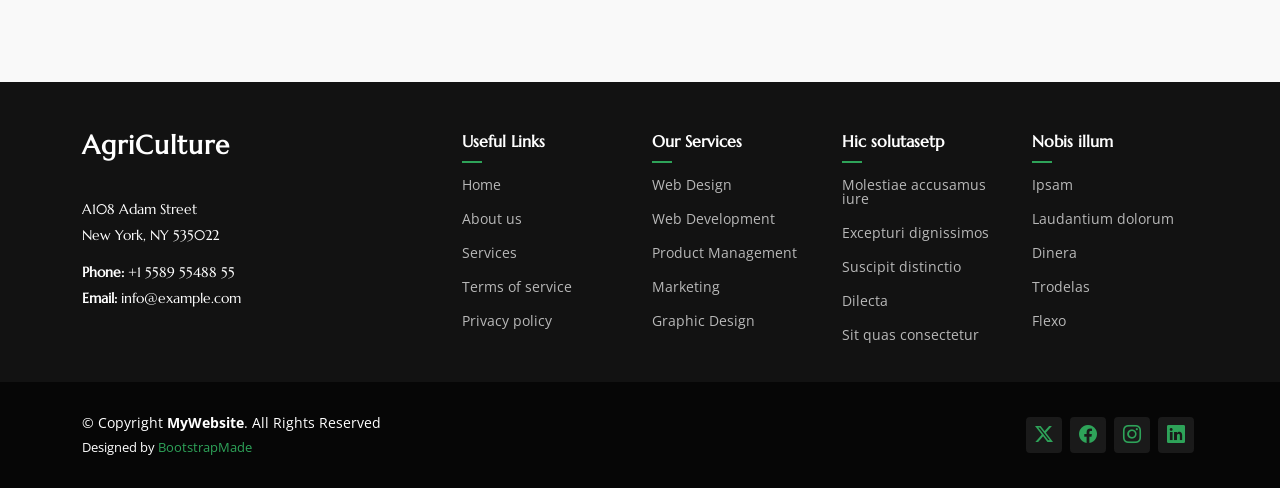
<file: contact.html>
<!DOCTYPE html>
<html lang="en">

<head>
  <meta charset="utf-8">
  <meta content="width=device-width, initial-scale=1.0" name="viewport">
  <title>Contact - AgriCulture Bootstrap Template</title>
  <meta content="" name="description">
  <meta content="" name="keywords">

  <!-- Favicons -->
  <link href="assets/img/favicon.png" rel="icon">
  <link href="assets/img/apple-touch-icon.png" rel="apple-touch-icon">

  <!-- Fonts -->
  <link href="https://fonts.googleapis.com" rel="preconnect">
  <link href="https://fonts.gstatic.com" rel="preconnect" crossorigin>
  <link href="https://fonts.googleapis.com/css2?family=Open+Sans:ital,wght@0,300;0,400;0,500;0,600;0,700;0,800;1,300;1,400;1,500;1,600;1,700;1,800&family=Marcellus:wght@400&display=swap" rel="stylesheet">

  <!-- Vendor CSS Files -->
  <link href="assets/vendor/bootstrap/css/bootstrap.min.css" rel="stylesheet">
  <link href="assets/vendor/bootstrap-icons/bootstrap-icons.css" rel="stylesheet">
  <link href="assets/vendor/aos/aos.css" rel="stylesheet">
  <link href="assets/vendor/swiper/swiper-bundle.min.css" rel="stylesheet">
  <link href="assets/vendor/glightbox/css/glightbox.min.css" rel="stylesheet">

  <!-- Main CSS File -->
  <link href="assets/css/main.css" rel="stylesheet">

  <!-- =======================================================
  * Template Name: AgriCulture
  * Template URL: https://bootstrapmade.com/agriculture-bootstrap-website-template/
  * Updated: Jun 29 2024 with Bootstrap v5.3.3
  * Author: BootstrapMade.com
  * License: https://bootstrapmade.com/license/
  ======================================================== -->
</head>

<body class="contact-page">

  <header id="header" class="header d-flex align-items-center position-relative">
    <div class="container-fluid container-xl position-relative d-flex align-items-center justify-content-between">

      <a href="index.html" class="logo d-flex align-items-center">
        <!-- Uncomment the line below if you also wish to use an image logo -->
        <img src="assets/img/logo.png" alt="AgriCulture">
        <!-- <h1 class="sitename">AgriCulture</h1>  -->
      </a>

      <nav id="navmenu" class="navmenu">
        <ul>
          <li><a href="index.html">Home</a></li>
          <li><a href="about.html">About Us</a></li>
          <li><a href="services.html">Our Services</a></li>
          <li><a href="testimonials.html">Testimonials</a></li>
          <li><a href="blog.html">Blog</a></li>
          <li class="dropdown"><a href="#"><span>Dropdown</span> <i class="bi bi-chevron-down toggle-dropdown"></i></a>
            <ul>
              <li><a href="#">Dropdown 1</a></li>
              <li class="dropdown"><a href="#"><span>Deep Dropdown</span> <i class="bi bi-chevron-down toggle-dropdown"></i></a>
                <ul>
                  <li><a href="#">Deep Dropdown 1</a></li>
                  <li><a href="#">Deep Dropdown 2</a></li>
                  <li><a href="#">Deep Dropdown 3</a></li>
                  <li><a href="#">Deep Dropdown 4</a></li>
                  <li><a href="#">Deep Dropdown 5</a></li>
                </ul>
              </li>
              <li><a href="#">Dropdown 2</a></li>
              <li><a href="#">Dropdown 3</a></li>
              <li><a href="#">Dropdown 4</a></li>
            </ul>
          </li>
          <li><a href="contact.html" class="active">Contact</a></li>
        </ul>
        <i class="mobile-nav-toggle d-xl-none bi bi-list"></i>
      </nav>

    </div>
  </header>

  <main class="main">

    <!-- Page Title -->
    <div class="page-title dark-background" data-aos="fade" style="background-image: url(assets/img/page-title-bg.webp);">
      <div class="container position-relative">
        <h1>Contact</h1>
        <p>
          Home
          /
          Contact
        </p>
        <nav class="breadcrumbs">
          <ol>
            <li><a href="index.html">Home</a></li>
            <li class="current">Contact</li>
          </ol>
        </nav>
      </div>
    </div><!-- End Page Title -->

    <!-- Contact Section -->
    <section id="contact" class="contact section">

      <div class="mb-5">
        <iframe style="width: 100%; height: 400px;" src="https://www.google.com/maps/embed?pb=!1m14!1m8!1m3!1d12097.433213460943!2d-74.0062269!3d40.7101282!3m2!1i1024!2i768!4f13.1!3m3!1m2!1s0x0%3A0xb89d1fe6bc499443!2sDowntown+Conference+Center!5e0!3m2!1smk!2sbg!4v1539943755621" frameborder="0" allowfullscreen=""></iframe>
      </div><!-- End Google Maps -->

      <div class="container" data-aos="fade">

        <div class="row gy-5 gx-lg-5">

          <div class="col-lg-4">

            <div class="info">
              <h3>Get in touch</h3>
              <p>Et id eius voluptates atque nihil voluptatem enim in tempore minima sit ad mollitia commodi minus.</p>

              <div class="info-item d-flex">
                <i class="bi bi-geo-alt flex-shrink-0"></i>
                <div>
                  <h4>Location:</h4>
                  <p>A108 Adam Street, New York, NY 535022</p>
                </div>
              </div><!-- End Info Item -->

              <div class="info-item d-flex">
                <i class="bi bi-envelope flex-shrink-0"></i>
                <div>
                  <h4>Email:</h4>
                  <p>info@example.com</p>
                </div>
              </div><!-- End Info Item -->

              <div class="info-item d-flex">
                <i class="bi bi-phone flex-shrink-0"></i>
                <div>
                  <h4>Call:</h4>
                  <p>+1 5589 55488 55</p>
                </div>
              </div><!-- End Info Item -->

            </div>

          </div>

          <div class="col-lg-8">
            <form action="forms/contact.php" method="post" role="form" class="php-email-form">
              <div class="row">
                <div class="col-md-6 form-group">
                  <input type="text" name="name" class="form-control" id="name" placeholder="Your Name" required="">
                </div>
                <div class="col-md-6 form-group mt-3 mt-md-0">
                  <input type="email" class="form-control" name="email" id="email" placeholder="Your Email" required="">
                </div>
              </div>
              <div class="form-group mt-3">
                <input type="text" class="form-control" name="subject" id="subject" placeholder="Subject" required="">
              </div>
              <div class="form-group mt-3">
                <textarea class="form-control" name="message" placeholder="Message" required=""></textarea>
              </div>
              <div class="my-3">
                <div class="loading">Loading</div>
                <div class="error-message"></div>
                <div class="sent-message">Your message has been sent. Thank you!</div>
              </div>
              <div class="text-center"><button type="submit">Send Message</button></div>
            </form>
          </div><!-- End Contact Form -->

        </div>

      </div>

    </section><!-- /Contact Section -->

    <!-- Call To Action Section -->
    <section id="call-to-action" class="call-to-action section light-background">

      <div class="content">
        <div class="container">
          <div class="row align-items-center">
            <div class="col-lg-6">
              <h3>Subscribe To Our Newsletter</h3>
              <p class="opacity-50">
                Lorem ipsum dolor sit amet consectetur adipisicing elit.
                Nesciunt, reprehenderit!
              </p>
            </div>
            <div class="col-lg-6">
              <form action="forms/newsletter.php" class="form-subscribe php-email-form">
                <div class="form-group d-flex align-items-stretch">
                  <input type="email" name="email" class="form-control h-100" placeholder="Enter your e-mail">
                  <input type="submit" class="btn btn-secondary px-4" value="Subcribe">
                </div>
                <div class="loading">Loading</div>
                <div class="error-message"></div>
                <div class="sent-message">
                  Your subscription request has been sent. Thank you!
                </div>
              </form>
            </div>
          </div>
        </div>
      </div>
    </section><!-- /Call To Action Section -->

  </main>

  <footer id="footer" class="footer dark-background">

    <div class="footer-top">
      <div class="container">
        <div class="row gy-4">
          <div class="col-lg-4 col-md-6 footer-about">
            <a href="index.html" class="logo d-flex align-items-center">
              <span class="sitename">AgriCulture</span>
            </a>
            <div class="footer-contact pt-3">
              <p>A108 Adam Street</p>
              <p>New York, NY 535022</p>
              <p class="mt-3"><strong>Phone:</strong> <span>+1 5589 55488 55</span></p>
              <p><strong>Email:</strong> <span>info@example.com</span></p>
            </div>
          </div>

          <div class="col-lg-2 col-md-3 footer-links">
            <h4>Useful Links</h4>
            <ul>
              <li><a href="#">Home</a></li>
              <li><a href="#">About us</a></li>
              <li><a href="#">Services</a></li>
              <li><a href="#">Terms of service</a></li>
              <li><a href="#">Privacy policy</a></li>
            </ul>
          </div>

          <div class="col-lg-2 col-md-3 footer-links">
            <h4>Our Services</h4>
            <ul>
              <li><a href="#">Web Design</a></li>
              <li><a href="#">Web Development</a></li>
              <li><a href="#">Product Management</a></li>
              <li><a href="#">Marketing</a></li>
              <li><a href="#">Graphic Design</a></li>
            </ul>
          </div>

          <div class="col-lg-2 col-md-3 footer-links">
            <h4>Hic solutasetp</h4>
            <ul>
              <li><a href="#">Molestiae accusamus iure</a></li>
              <li><a href="#">Excepturi dignissimos</a></li>
              <li><a href="#">Suscipit distinctio</a></li>
              <li><a href="#">Dilecta</a></li>
              <li><a href="#">Sit quas consectetur</a></li>
            </ul>
          </div>

          <div class="col-lg-2 col-md-3 footer-links">
            <h4>Nobis illum</h4>
            <ul>
              <li><a href="#">Ipsam</a></li>
              <li><a href="#">Laudantium dolorum</a></li>
              <li><a href="#">Dinera</a></li>
              <li><a href="#">Trodelas</a></li>
              <li><a href="#">Flexo</a></li>
            </ul>
          </div>

        </div>
      </div>
    </div>

    <div class="copyright text-center">
      <div class="container d-flex flex-column flex-lg-row justify-content-center justify-content-lg-between align-items-center">

        <div class="d-flex flex-column align-items-center align-items-lg-start">
          <div>
            © Copyright <strong><span>MyWebsite</span></strong>. All Rights Reserved
          </div>
          <div class="credits">
            <!-- All the links in the footer should remain intact. -->
            <!-- You can delete the links only if you purchased the pro version. -->
            <!-- Licensing information: https://bootstrapmade.com/license/ -->
            <!-- Purchase the pro version with working PHP/AJAX contact form: https://bootstrapmade.com/herobiz-bootstrap-business-template/ -->
            Designed by <a href="https://bootstrapmade.com/">BootstrapMade</a>
          </div>
        </div>

        <div class="social-links order-first order-lg-last mb-3 mb-lg-0">
          <a href=""><i class="bi bi-twitter-x"></i></a>
          <a href=""><i class="bi bi-facebook"></i></a>
          <a href=""><i class="bi bi-instagram"></i></a>
          <a href=""><i class="bi bi-linkedin"></i></a>
        </div>

      </div>
    </div>

  </footer>

  <!-- Scroll Top -->
  <a href="#" id="scroll-top" class="scroll-top d-flex align-items-center justify-content-center"><i class="bi bi-arrow-up-short"></i></a>

  <!-- Preloader -->
  <div id="preloader"></div>

  <!-- Vendor JS Files -->
  <script src="assets/vendor/bootstrap/js/bootstrap.bundle.min.js"></script>
  <script src="assets/vendor/php-email-form/validate.js"></script>
  <script src="assets/vendor/aos/aos.js"></script>
  <script src="assets/vendor/swiper/swiper-bundle.min.js"></script>
  <script src="assets/vendor/glightbox/js/glightbox.min.js"></script>

  <!-- Main JS File -->
  <script src="assets/js/main.js"></script>

</body>

</html>
</file>
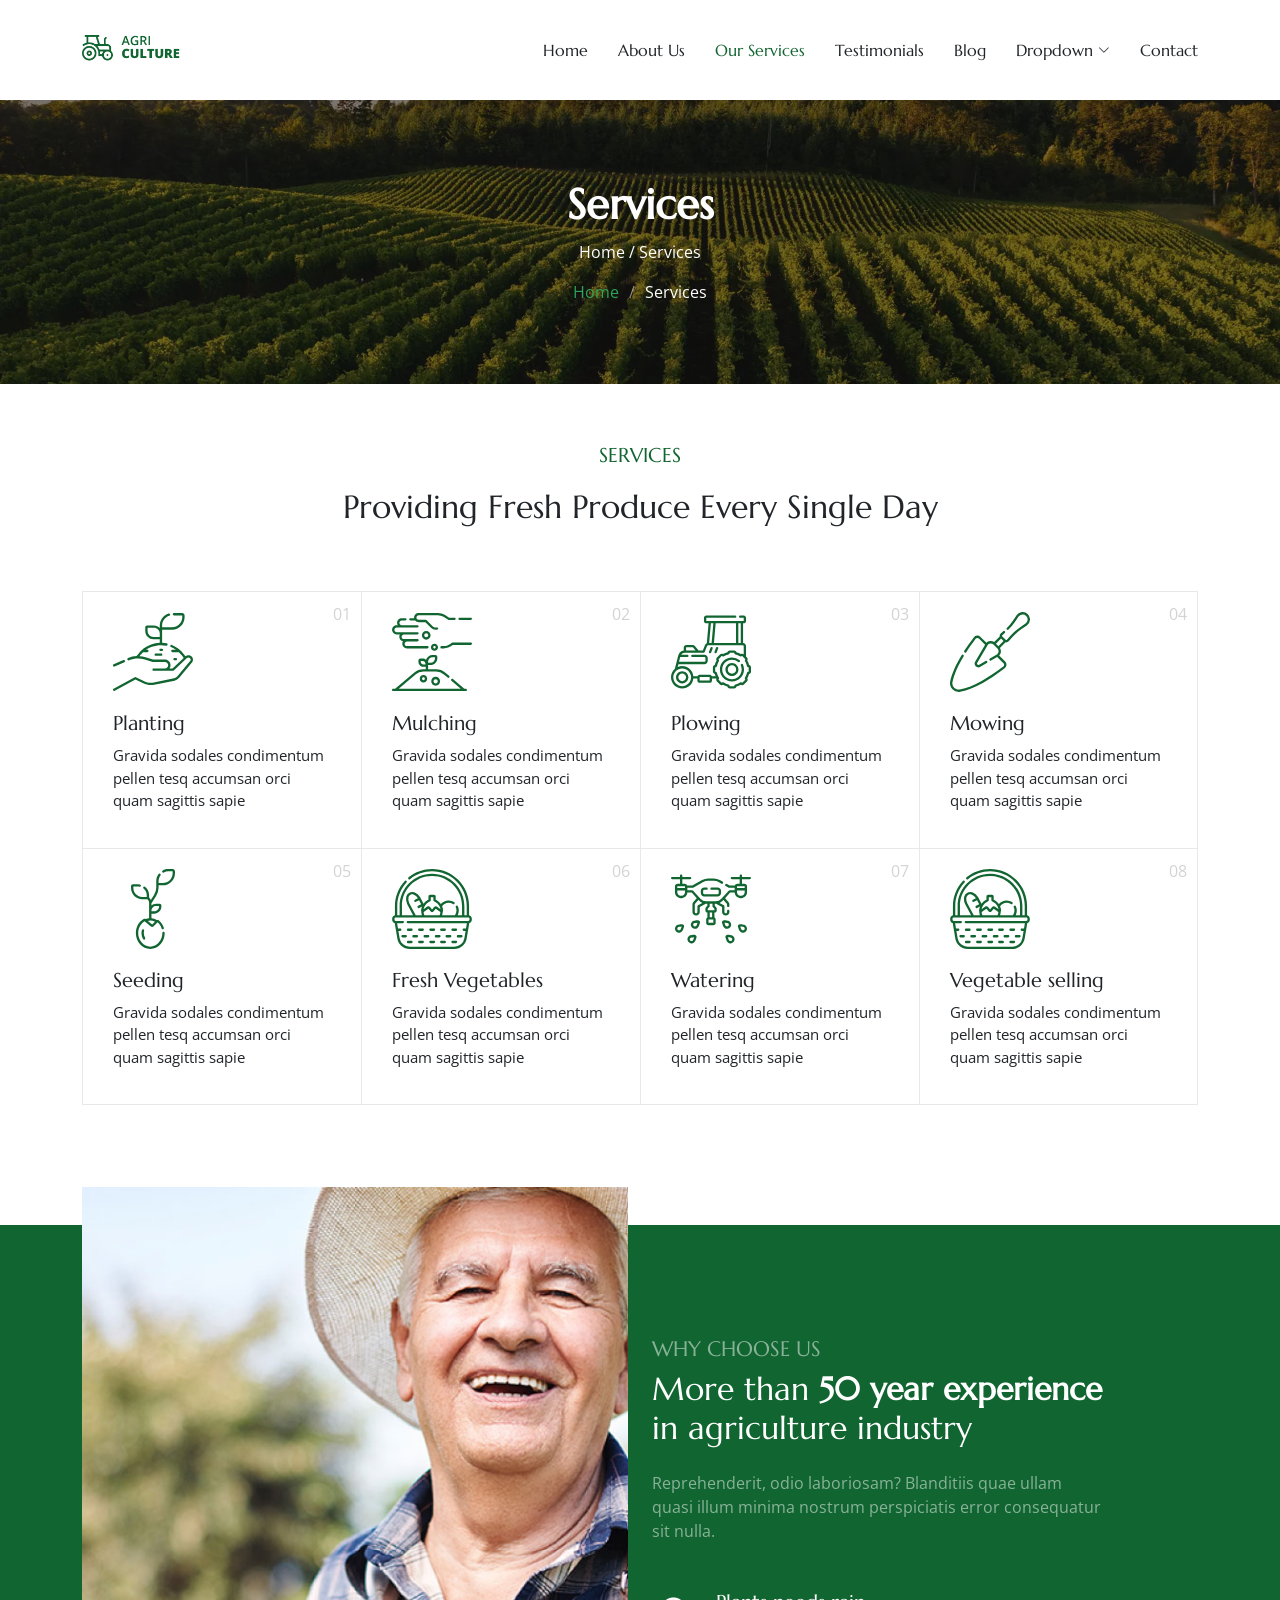
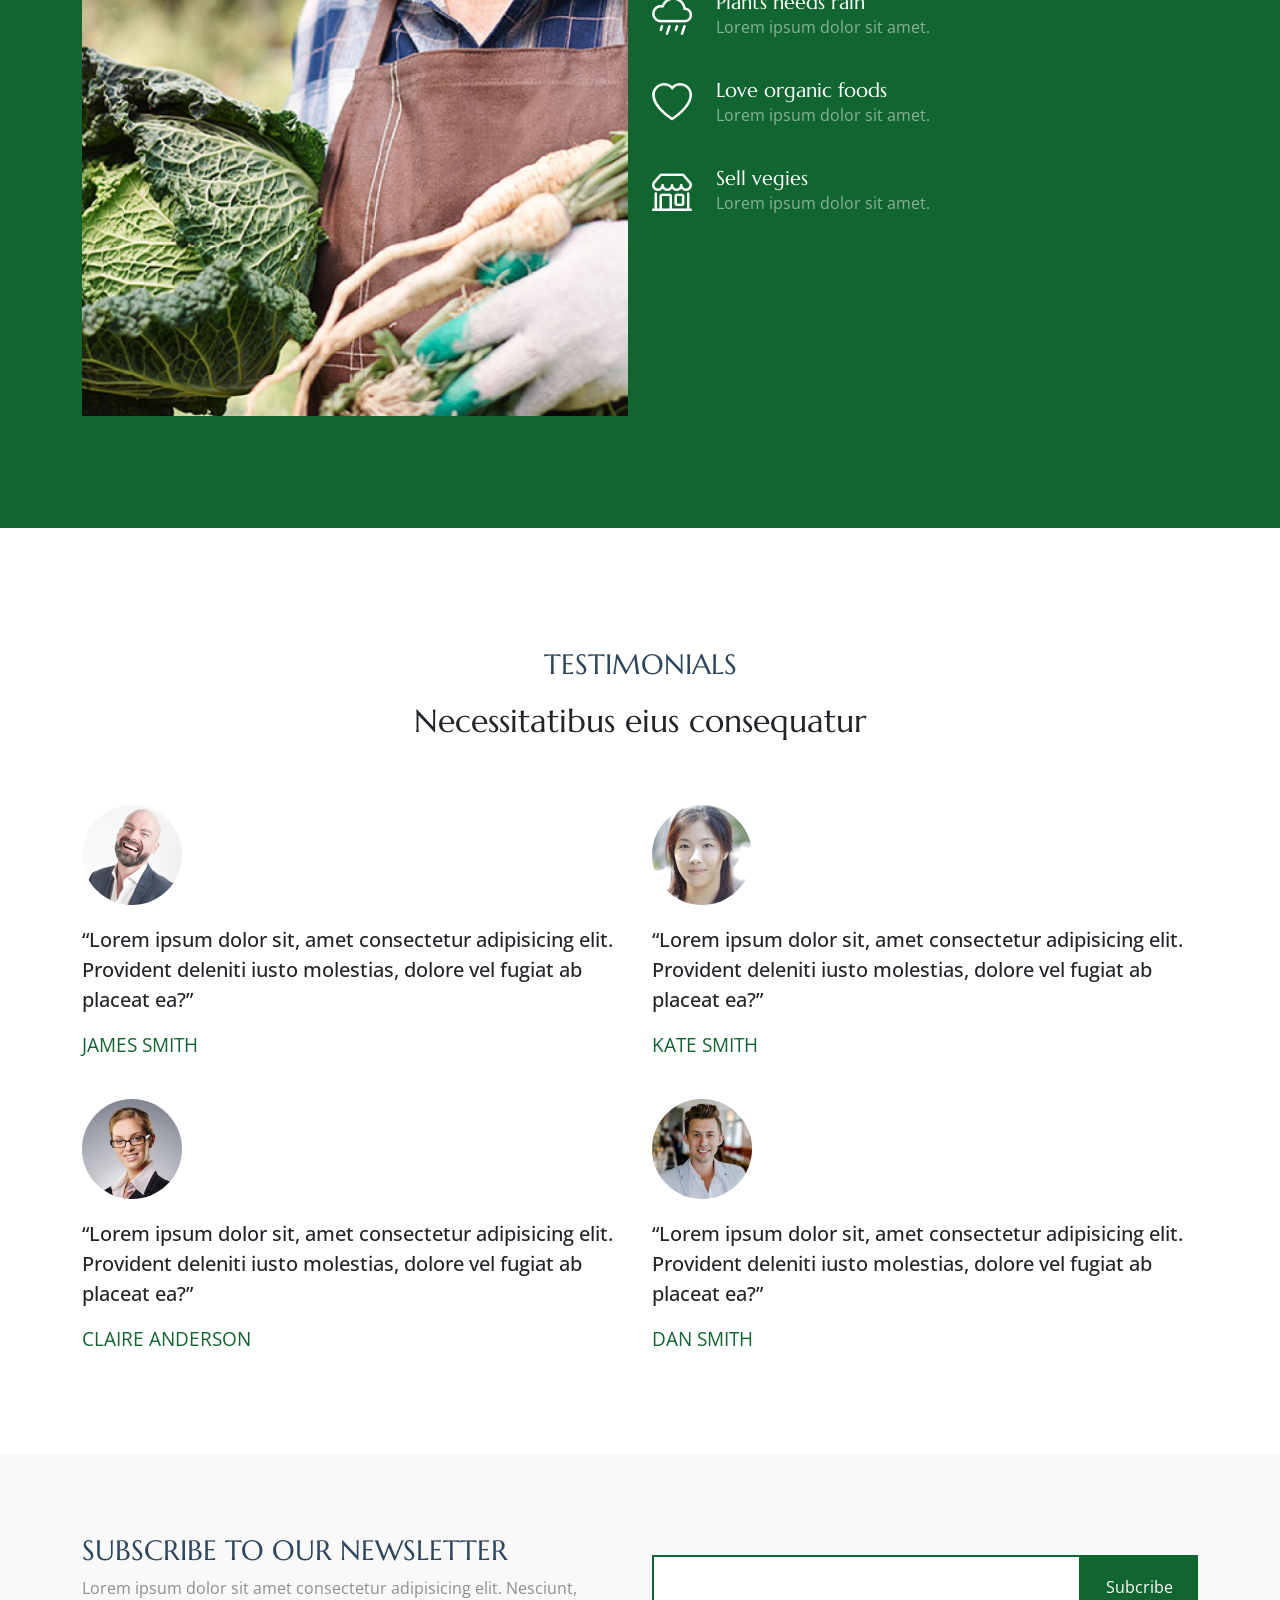
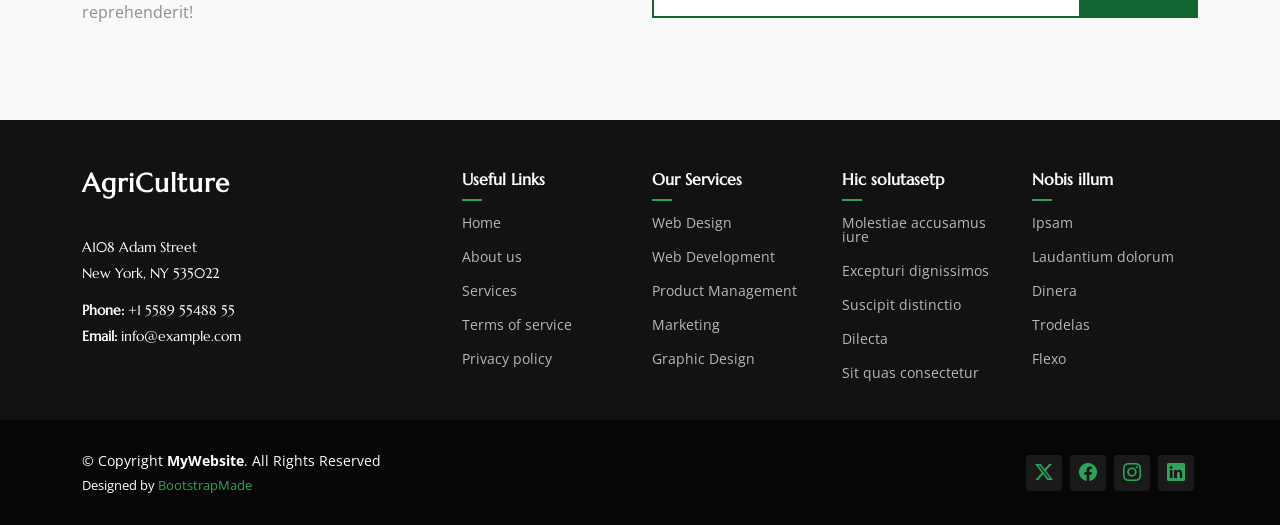
<file: services.html>
<!DOCTYPE html>
<html lang="en">

<head>
  <meta charset="utf-8">
  <meta content="width=device-width, initial-scale=1.0" name="viewport">
  <title>Services - AgriCulture Bootstrap Template</title>
  <meta content="" name="description">
  <meta content="" name="keywords">

  <!-- Favicons -->
  <link href="assets/img/favicon.png" rel="icon">
  <link href="assets/img/apple-touch-icon.png" rel="apple-touch-icon">

  <!-- Fonts -->
  <link href="https://fonts.googleapis.com" rel="preconnect">
  <link href="https://fonts.gstatic.com" rel="preconnect" crossorigin>
  <link href="https://fonts.googleapis.com/css2?family=Open+Sans:ital,wght@0,300;0,400;0,500;0,600;0,700;0,800;1,300;1,400;1,500;1,600;1,700;1,800&family=Marcellus:wght@400&display=swap" rel="stylesheet">

  <!-- Vendor CSS Files -->
  <link href="assets/vendor/bootstrap/css/bootstrap.min.css" rel="stylesheet">
  <link href="assets/vendor/bootstrap-icons/bootstrap-icons.css" rel="stylesheet">
  <link href="assets/vendor/aos/aos.css" rel="stylesheet">
  <link href="assets/vendor/swiper/swiper-bundle.min.css" rel="stylesheet">
  <link href="assets/vendor/glightbox/css/glightbox.min.css" rel="stylesheet">

  <!-- Main CSS File -->
  <link href="assets/css/main.css" rel="stylesheet">

  <!-- =======================================================
  * Template Name: AgriCulture
  * Template URL: https://bootstrapmade.com/agriculture-bootstrap-website-template/
  * Updated: Jun 29 2024 with Bootstrap v5.3.3
  * Author: BootstrapMade.com
  * License: https://bootstrapmade.com/license/
  ======================================================== -->
</head>

<body class="services-page">

  <header id="header" class="header d-flex align-items-center position-relative">
    <div class="container-fluid container-xl position-relative d-flex align-items-center justify-content-between">

      <a href="index.html" class="logo d-flex align-items-center">
        <!-- Uncomment the line below if you also wish to use an image logo -->
        <img src="assets/img/logo.png" alt="AgriCulture">
        <!-- <h1 class="sitename">AgriCulture</h1>  -->
      </a>

      <nav id="navmenu" class="navmenu">
        <ul>
          <li><a href="index.html">Home</a></li>
          <li><a href="about.html">About Us</a></li>
          <li><a href="services.html" class="active">Our Services</a></li>
          <li><a href="testimonials.html">Testimonials</a></li>
          <li><a href="blog.html">Blog</a></li>
          <li class="dropdown"><a href="#"><span>Dropdown</span> <i class="bi bi-chevron-down toggle-dropdown"></i></a>
            <ul>
              <li><a href="#">Dropdown 1</a></li>
              <li class="dropdown"><a href="#"><span>Deep Dropdown</span> <i class="bi bi-chevron-down toggle-dropdown"></i></a>
                <ul>
                  <li><a href="#">Deep Dropdown 1</a></li>
                  <li><a href="#">Deep Dropdown 2</a></li>
                  <li><a href="#">Deep Dropdown 3</a></li>
                  <li><a href="#">Deep Dropdown 4</a></li>
                  <li><a href="#">Deep Dropdown 5</a></li>
                </ul>
              </li>
              <li><a href="#">Dropdown 2</a></li>
              <li><a href="#">Dropdown 3</a></li>
              <li><a href="#">Dropdown 4</a></li>
            </ul>
          </li>
          <li><a href="contact.html">Contact</a></li>
        </ul>
        <i class="mobile-nav-toggle d-xl-none bi bi-list"></i>
      </nav>

    </div>
  </header>

  <main class="main">

    <!-- Page Title -->
    <div class="page-title dark-background" data-aos="fade" style="background-image: url(assets/img/page-title-bg.webp);">
      <div class="container position-relative">
        <h1>Services</h1>
        <p>
          Home
          /
          Services</p>
        <nav class="breadcrumbs">
          <ol>
            <li><a href="index.html">Home</a></li>
            <li class="current">Services</li>
          </ol>
        </nav>
      </div>
    </div><!-- End Page Title -->

    <!-- Services Section -->
    <section id="services" class="services section">

      <!-- Section Title -->
      <div class="container section-title" data-aos="fade-up">
        <h2>SERVICES</h2>
        <p>Providing Fresh Produce Every Single Day</p>
      </div><!-- End Section Title -->
      <div class="content">
        <div class="container">
          <div class="row g-0">
            <div class="col-lg-3 col-md-6">
              <div class="service-item">
                <span class="number">01</span>
                <div class="service-item-icon">
                  <svg xmlns="http://www.w3.org/2000/svg" version="1.1" xmlns:xlink="http://www.w3.org/1999/xlink" width="80" height="80" x="0" y="0" viewBox="0 0 509.435 509.435" style="enable-background: new 0 0 512 512" xml:space="preserve" class="">
                    <g>
                      <path d="M7.506 347.639c.994 0 2.005-.199 2.976-.619l62.037-26.857a7.5 7.5 0 0 0 3.903-9.862 7.5 7.5 0 0 0-9.862-3.903L4.523 333.255a7.501 7.501 0 0 0 2.983 14.384zM500.883 283.197c-10.953-10.952-28.175-11.423-39.689-1.267l-10.034-13.307c-19.783-26.239-46.1-46.623-76.103-58.948a7.5 7.5 0 0 0-5.699 13.875c11.136 4.575 21.708 10.382 31.567 17.249h-22.621c-4.143 0-7.5 3.358-7.5 7.5s3.357 7.5 7.5 7.5h41.188a169.382 169.382 0 0 1 19.691 21.855l11.048 14.652-71.171 67.597h-19.48a35.772 35.772 0 0 0 6.775-20.976c0-19.837-16.139-35.975-35.976-35.975h-75.023l-48.33-15.005a160.871 160.871 0 0 0-37.992-6.934l2.533-3.359a169.852 169.852 0 0 1 19.67-21.855h27.398c4.143 0 7.5-3.358 7.5-7.5s-3.357-7.5-7.5-7.5h-8.848a165.125 165.125 0 0 1 38.01-19.73c28.992-10.532 60.376-12.89 90.754-6.821a7.498 7.498 0 0 0 8.824-5.885 7.5 7.5 0 0 0-5.885-8.824 184.517 184.517 0 0 0-28.616-3.4v-83.727h64.189c43.49 0 78.872-35.382 78.872-78.872V22.488c0-8.712-7.088-15.801-15.801-15.801h-51.729c-4.143 0-7.5 3.358-7.5 7.5s3.357 7.5 7.5 7.5h51.729c.441 0 .801.359.801.801v11.051c0 35.219-28.653 63.872-63.872 63.872h-64.189V85.559c0-28.082 18.793-53.262 45.701-61.234a7.5 7.5 0 1 0-4.261-14.382c-15.972 4.732-30.338 14.681-40.451 28.015-10.46 13.79-15.988 30.25-15.988 47.601v16.416c-9.59-9.839-22.97-15.965-37.762-15.965h-43.432c-6.193 0-11.232 5.039-11.232 11.232v23.629c0 29.093 23.669 52.762 52.763 52.762h39.663v22.475a183.375 183.375 0 0 0-55.199 10.86c-32.974 11.978-61.705 33.297-83.085 61.653l-9.313 12.351a161.07 161.07 0 0 0-54.289 12.692 7.5 7.5 0 0 0-3.949 9.844 7.498 7.498 0 0 0 9.844 3.949c31.858-13.616 67.62-15.458 100.696-5.188l49.416 15.343c.72.224 1.47.337 2.224.337h76.161c11.566 0 20.976 9.409 20.976 20.975s-9.409 20.976-20.976 20.976h-71.803c-4.143 0-7.5 3.358-7.5 7.5s3.357 7.5 7.5 7.5h123.477a7.5 7.5 0 0 0 5.165-2.062l83.48-79.289c5.56-5.279 14.158-5.167 19.577.252a13.957 13.957 0 0 1 .853 18.9l-80.942 97.046a37.161 37.161 0 0 1-21.112 12.581L259.57 448.474c-20.377 4.113-41.89 1.365-60.575-7.739l-53.332-25.982a7.507 7.507 0 0 0-6.884.162L3.903 488.665a7.5 7.5 0 0 0 7.197 13.161l131.475-71.888 49.849 24.285c21.631 10.538 46.53 13.72 70.114 8.957l129.506-26.146a52.209 52.209 0 0 0 29.663-17.677l80.942-97.046c9.682-11.61 8.923-28.426-1.766-39.114zM258.212 158.634c-20.822 0-37.763-16.94-37.763-37.762V101.01h39.664c20.822 0 37.762 16.94 37.762 37.762v19.861h-39.663z" fill="currentColor" opacity="1" data-original="currentColor"></path>
                      <path d="M319.171 240.778a7.5 7.5 0 0 0-7.5-7.5h-9.43c-4.143 0-7.5 3.358-7.5 7.5s3.357 7.5 7.5 7.5h9.43a7.5 7.5 0 0 0 7.5-7.5zM272.068 264.08c-4.143 0-7.5 3.358-7.5 7.5s3.357 7.5 7.5 7.5h34.888c4.143 0 7.5-3.358 7.5-7.5s-3.357-7.5-7.5-7.5zM400.305 307.996c4.143 0 7.5-3.358 7.5-7.5s-3.357-7.5-7.5-7.5h-8.172c-4.143 0-7.5 3.358-7.5 7.5s3.357 7.5 7.5 7.5z" fill="currentColor" opacity="1" data-original="currentColor"></path>
                    </g>
                  </svg>
                </div>
                <div class="service-item-content">
                  <h3 class="service-heading">Planting</h3>
                  <p>
                    Gravida sodales condimentum pellen tesq accumsan orci quam
                    sagittis sapie
                  </p>
                </div>
              </div>
            </div>
            <div class="col-lg-3 col-md-6">
              <div class="service-item">
                <span class="number">02</span>
                <div class="service-item-icon">
                  <svg xmlns="http://www.w3.org/2000/svg" version="1.1" xmlns:xlink="http://www.w3.org/1999/xlink" width="80" height="80" x="0" y="0" viewBox="0 0 514.314 514.314" style="enable-background: new 0 0 512 512" xml:space="preserve" class="">
                    <g>
                      <path d="M434.176 51.297h72.639c4.143 0 7.5-3.358 7.5-7.5s-3.357-7.5-7.5-7.5h-72.639c-4.143 0-7.5 3.358-7.5 7.5s3.357 7.5 7.5 7.5zM117.994 54.791h30.852c5.47 6.605 13.729 10.82 22.955 10.82h42.865l35.886 35.886c8.246 8.246 19.209 12.787 30.869 12.787h8.32c4.143 0 7.5-3.358 7.5-7.5s-3.357-7.5-7.5-7.5h-8.32c-7.654 0-14.85-2.981-20.262-8.393l-38.083-38.083a7.5 7.5 0 0 0-5.304-2.197H171.8c-8.159 0-14.797-6.638-14.797-14.797s6.638-14.797 14.797-14.797h123.757a66.756 66.756 0 0 1 35.416 10.157l30.374 18.983a7.497 7.497 0 0 0 3.975 1.14h36.891c4.143 0 7.5-3.358 7.5-7.5s-3.357-7.5-7.5-7.5h-34.739l-28.551-17.843a81.742 81.742 0 0 0-43.365-12.437H171.801c-16.43 0-29.797 13.367-29.797 29.798 0 1.349.099 2.675.273 3.977h-24.283a7.5 7.5 0 1 0 0 14.999zM30.38 144.476h20.344a29.724 29.724 0 0 0-4.003 14.921c0 14.399 10.225 26.453 23.795 29.288a29.746 29.746 0 0 0-4.371 15.555c0 16.499 13.423 29.921 29.921 29.921h131.637a7.5 7.5 0 0 0 7.498-7.688 7.5 7.5 0 0 0-8.307-7.311H96.065c-8.228 0-14.921-6.694-14.921-14.921s6.693-14.921 14.921-14.921H163.9c4.143 0 7.5-3.358 7.5-7.5s-3.357-7.5-7.5-7.5H76.643c-8.228 0-14.922-6.694-14.922-14.921s6.694-14.921 14.922-14.921H163.9c4.143 0 7.5-3.358 7.5-7.5s-3.357-7.5-7.5-7.5H30.38c-8.228 0-14.921-6.694-14.921-14.921s6.693-14.921 14.921-14.921H163.9c4.143 0 7.5-3.358 7.5-7.5s-3.357-7.5-7.5-7.5H62.547c-8.228 0-14.921-6.694-14.921-14.921s6.693-14.921 14.921-14.921h23.485c4.143 0 7.5-3.358 7.5-7.5s-3.357-7.5-7.5-7.5H62.547c-16.498 0-29.921 13.423-29.921 29.921a29.719 29.719 0 0 0 4.003 14.921H30.38C13.882 84.636.459 98.059.459 114.557s13.423 29.919 29.921 29.919zM506.814 196.74H389.248a7.497 7.497 0 0 0-4.629 1.599l-5.613 4.403c-13.495 10.588-30.375 16.42-47.529 16.42h-12.272a7.5 7.5 0 0 0-8.309 7.5 7.5 7.5 0 0 0 7.5 7.5h13.081c20.496 0 40.664-6.967 56.788-19.618l3.574-2.804h114.976a7.5 7.5 0 1 0-.001-15z" fill="currentColor" opacity="1" data-original="currentColor" class=""></path>
                      <path d="M192.215 150.164c0 15.372 12.506 27.878 27.878 27.878s27.879-12.506 27.879-27.878-12.507-27.878-27.879-27.878-27.878 12.506-27.878 27.878zm40.757 0c0 7.101-5.777 12.878-12.879 12.878-7.101 0-12.878-5.777-12.878-12.878s5.777-12.878 12.878-12.878c7.101-.001 12.879 5.777 12.879 12.878zM273.049 203.771c-12.599 0-22.848 10.25-22.848 22.848s10.249 22.847 22.848 22.847 22.848-10.249 22.848-22.847-10.25-22.848-22.848-22.848zm0 30.695c-4.327 0-7.848-3.52-7.848-7.847s3.521-7.848 7.848-7.848 7.848 3.521 7.848 7.848-3.521 7.847-7.848 7.847zM474.178 493.298h-9.202l-73.199-62.323c-3.155-2.686-7.888-2.305-10.573.849s-2.305 7.887.849 10.572l59.785 50.902H43.105l108.164-92.092a77.855 77.855 0 0 1 50.423-18.558h81.558a77.851 77.851 0 0 1 50.423 18.558l24.029 20.458a7.498 7.498 0 0 0 10.573-.849 7.5 7.5 0 0 0-.849-10.572l-24.029-20.458a92.867 92.867 0 0 0-60.147-22.137h-51.158v-26.806h15.44c24.205 0 43.896-19.692 43.896-43.897v-8.808c0-6.785-5.52-12.305-12.305-12.305h-18.135c-19.99 0-36.891 13.437-42.174 31.749-5.716-4.945-13.156-7.947-21.29-7.947h-15.061c-6.942 0-12.591 5.648-12.591 12.592v7.399c0 17.97 14.619 32.589 32.589 32.589h14.629v15.433h-15.399a92.867 92.867 0 0 0-60.147 22.137L19.967 493.298H7.5c-4.143 0-7.5 3.358-7.5 7.5s3.357 7.5 7.5 7.5h466.678a7.5 7.5 0 0 0 0-15zM232.092 319.73c0-15.934 12.963-28.897 28.897-28.897h15.439v6.112c0 15.934-12.963 28.897-28.896 28.897h-15.44zm-16.978 17.485h-12.651c-9.698 0-17.589-7.89-17.589-17.589v-4.991h12.651c9.698 0 17.589 7.89 17.589 17.589z" fill="currentColor" opacity="1" data-original="currentColor" class=""></path>
                      <path d="M178.358 429.065c0 13.218 10.754 23.972 23.972 23.972s23.972-10.753 23.972-23.972-10.754-23.972-23.972-23.972-23.972 10.753-23.972 23.972zm32.944 0c0 4.947-4.024 8.972-8.972 8.972s-8.972-4.025-8.972-8.972 4.024-8.972 8.972-8.972 8.972 4.024 8.972 8.972zM252.23 445.536c0 15.706 12.777 28.484 28.483 28.484s28.484-12.778 28.484-28.484-12.778-28.484-28.484-28.484-28.483 12.778-28.483 28.484zm41.968 0c0 7.435-6.049 13.484-13.484 13.484s-13.483-6.049-13.483-13.484 6.049-13.484 13.483-13.484c7.435 0 13.484 6.049 13.484 13.484z" fill="currentColor" opacity="1" data-original="currentColor" class=""></path>
                    </g>
                  </svg>
                </div>
                <div class="service-item-content">
                  <h3 class="service-heading">Mulching</h3>
                  <p>
                    Gravida sodales condimentum pellen tesq accumsan orci quam
                    sagittis sapie
                  </p>
                </div>
              </div>
            </div>
            <div class="col-lg-3 col-md-6">
              <div class="service-item">
                <span class="number">03</span>
                <div class="service-item-icon">
                  <svg xmlns="http://www.w3.org/2000/svg" version="1.1" xmlns:xlink="http://www.w3.org/1999/xlink" width="80" height="80" x="0" y="0" viewBox="0 0 516.53 516.53" style="enable-background: new 0 0 512 512" xml:space="preserve" class="">
                    <g>
                      <path d="M504.085 341.447a113.617 113.617 0 0 0-11.524-27.805c3.866-6.212 3.104-14.506-2.288-19.897l-5.804-5.804v-67.388c0-10.907-8.398-19.878-19.066-20.817V73.099h4.012c8.301 0 15.054-6.753 15.054-15.054V37.599c0-8.301-6.753-15.054-15.054-15.054h-23.242a7.5 7.5 0 0 0 0 15l23.296.054-.054 20.5-241.554-.054.054-20.5H414.21a7.5 7.5 0 0 0 0-15H227.916c-8.301 0-15.054 6.753-15.054 15.054v20.446c0 8.301 6.753 15.054 15.054 15.054h14.719L231.27 201.13c-5.215 2.077-9.463 6.215-11.642 11.675l-14.014 35.128h-27.323l-24.417-28.857a16.73 16.73 0 0 0-12.795-5.936H99.071c-9.242 0-16.761 7.519-16.761 16.761v18.66a44.759 44.759 0 0 0-35.97 33.278L24.937 367.09C9.676 380.359 0 399.894 0 421.658c0 39.881 32.446 72.327 72.328 72.327 37.349 0 68.174-28.457 71.938-64.827h25.905v12.546c0 8.282 6.738 15.02 15.02 15.02h64.364c8.282 0 15.02-6.738 15.02-15.02v-12.546h29.374c-3.278 6.098-2.356 13.875 2.785 19.016l19.555 19.554a16 16 0 0 0 11.388 4.718c3.045 0 5.961-.839 8.506-2.431a113.556 113.556 0 0 0 27.808 11.525c1.662 7.123 8.064 12.445 15.686 12.445h27.655c7.602 0 13.99-5.293 15.672-12.441a113.582 113.582 0 0 0 27.814-11.525 15.986 15.986 0 0 0 8.514 2.427c4.302 0 8.346-1.675 11.388-4.717l19.555-19.555c5.396-5.396 6.156-13.7 2.29-19.901a113.607 113.607 0 0 0 11.522-27.801c7.123-1.662 12.445-8.064 12.445-15.686v-27.655c-.002-7.621-5.324-14.023-12.447-15.684zm-53.681-141.805h-15.681V73.099h15.681zM419.723 73.099v126.543h-142.46l11.233-126.543zm-146.286 0-11.233 126.543h-15.743l11.234-126.543zM99.071 228.14h42.008c.519 0 1.008.227 1.344.624l16.219 19.169H97.311v-18.032c0-.971.79-1.761 1.76-1.761zm-51.11 108.845h167.157c12.315 0 22.334-10.019 22.334-22.334v-16.152c0-12.315-10.019-22.334-22.334-22.334h-77.364a7.5 7.5 0 0 0 0 15h77.364c4.044 0 7.334 3.29 7.334 7.334v16.152c0 4.044-3.29 7.334-7.334 7.334H51.727l7.738-30.821h46.327a7.5 7.5 0 0 0 0-15h-40.76a29.774 29.774 0 0 1 24.779-13.231h120.886a7.5 7.5 0 0 0 6.966-4.721l15.897-39.849a5.883 5.883 0 0 1 5.49-3.721h224.51a5.916 5.916 0 0 1 5.91 5.91v52.522c-5.348-4.343-12.853-4.747-18.636-1.165a113.598 113.598 0 0 0-27.818-11.532c-1.662-7.123-8.063-12.445-15.685-12.445h-27.655c-7.602 0-13.99 5.294-15.672 12.441a113.583 113.583 0 0 0-27.818 11.527c-6.213-3.868-14.506-3.104-19.897 2.288l-19.555 19.555c-5.375 5.375-6.149 13.637-2.28 19.884a113.572 113.572 0 0 0-11.531 27.818c-7.123 1.662-12.445 8.063-12.445 15.685v27.655c0 7.602 5.293 13.99 12.441 15.672 1.242 4.67 2.784 9.24 4.603 13.699h-24.12c-2.277-5.402-7.626-9.204-13.847-9.204h-64.364c-6.221 0-11.569 3.802-13.847 9.204h-27.078c-3.764-36.371-34.589-64.828-71.938-64.828a71.896 71.896 0 0 0-28.994 6.086zm24.367 142c-31.61 0-57.328-25.717-57.328-57.327s25.717-57.328 57.328-57.328 57.327 25.717 57.327 57.328-25.717 57.327-57.327 57.327zm177.24-37.262h-.013l-64.384-.02.02-21.75 64.384.02zm251.962-56.937c0 .609-.496 1.105-1.189 1.105-4.816 0-8.956 3.287-10.065 7.992a98.695 98.695 0 0 1-12.139 29.288c-2.543 4.113-1.939 9.365 1.447 12.75l.084.084a1.105 1.105 0 0 1 0 1.562l-19.555 19.555a1.085 1.085 0 0 1-.781.323c-.208 0-.514-.056-.761-.303a3.326 3.326 0 0 0-.084-.084c-3.406-3.407-8.658-4.01-12.77-1.467a98.657 98.657 0 0 1-29.288 12.138c-4.706 1.11-7.992 5.25-7.992 10.15 0 .609-.496 1.105-1.104 1.105h-27.655c-.609 0-1.105-.496-1.105-1.189 0-4.816-3.287-8.956-7.992-10.066a98.69 98.69 0 0 1-29.287-12.137 10.35 10.35 0 0 0-5.455-1.561c-2.68 0-5.338 1.049-7.38 3.091a1.085 1.085 0 0 1-.781.323c-.208 0-.513-.056-.781-.324l-19.555-19.555c-.431-.431-.431-1.132.064-1.627 3.406-3.406 4.009-8.657 1.466-12.77a98.66 98.66 0 0 1-12.138-29.287c-1.11-4.706-5.25-7.992-10.15-7.992a1.107 1.107 0 0 1-1.105-1.105V357.13c0-.609.496-1.104 1.189-1.104 4.816 0 8.956-3.287 10.066-7.992a98.661 98.661 0 0 1 12.138-29.288c2.542-4.112 1.939-9.364-1.531-12.833a1.106 1.106 0 0 1 0-1.563l19.555-19.555c.431-.431 1.132-.431 1.626.064 3.407 3.408 8.658 4.011 12.77 1.467a98.666 98.666 0 0 1 29.288-12.138c4.706-1.11 7.992-5.25 7.992-10.15 0-.609.496-1.105 1.105-1.105h27.655c.609 0 1.104.496 1.104 1.189 0 4.816 3.287 8.956 7.992 10.066a98.664 98.664 0 0 1 29.288 12.139c4.113 2.543 9.365 1.939 12.833-1.531a1.107 1.107 0 0 1 1.563 0l19.555 19.555c.431.431.431 1.132-.062 1.625-3.408 3.406-4.012 8.658-1.468 12.771a98.666 98.666 0 0 1 12.138 29.288c1.11 4.706 5.25 7.992 10.066 7.992h.084c.609 0 1.105.496 1.105 1.104z" fill="currentColor" opacity="1" data-original="currentColor" class=""></path>
                      <path d="M454.895 335.721a7.5 7.5 0 0 0-3.834 9.889 62.412 62.412 0 0 1 5.335 25.349c0 34.678-28.213 62.891-62.891 62.891s-62.891-28.213-62.891-62.891c0-34.679 28.213-62.892 62.891-62.892a62.934 62.934 0 0 1 40.397 14.703 7.5 7.5 0 0 0 10.566-.923 7.5 7.5 0 0 0-.923-10.566 77.96 77.96 0 0 0-50.041-18.213c-42.949 0-77.891 34.942-77.891 77.892 0 42.949 34.942 77.891 77.891 77.891s77.891-34.942 77.891-77.891c0-10.895-2.224-21.46-6.611-31.403a7.5 7.5 0 0 0-9.889-3.836zM72.328 381.807c-21.974 0-39.851 17.877-39.851 39.851s17.877 39.851 39.851 39.851 39.851-17.877 39.851-39.851-17.878-39.851-39.851-39.851zm0 64.702c-13.703 0-24.851-11.148-24.851-24.851s11.148-24.851 24.851-24.851 24.851 11.148 24.851 24.851-11.149 24.851-24.851 24.851z" fill="currentColor" opacity="1" data-original="currentColor" class=""></path>
                      <path d="M393.504 328.829c-23.23 0-42.13 18.899-42.13 42.13 0 23.23 18.899 42.129 42.13 42.129s42.13-18.899 42.13-42.129-18.9-42.13-42.13-42.13zm0 69.26c-14.959 0-27.13-12.17-27.13-27.129s12.17-27.13 27.13-27.13 27.13 12.17 27.13 27.13c0 14.958-12.171 27.129-27.13 27.129zM249.861 265.585a7.487 7.487 0 0 0 2.663.491 7.503 7.503 0 0 0 7.013-4.838l9.438-24.841a7.5 7.5 0 0 0-14.022-5.328l-9.438 24.841a7.499 7.499 0 0 0 4.346 9.675zM285.384 265.585a7.487 7.487 0 0 0 2.663.491 7.502 7.502 0 0 0 7.012-4.838l9.439-24.841a7.5 7.5 0 0 0-4.347-9.675 7.5 7.5 0 0 0-9.675 4.347l-9.439 24.841a7.5 7.5 0 0 0 4.347 9.675z" fill="currentColor" opacity="1" data-original="currentColor" class=""></path>
                    </g>
                  </svg>
                </div>
                <div class="service-item-content">
                  <h3 class="service-heading">Plowing</h3>
                  <p>
                    Gravida sodales condimentum pellen tesq accumsan orci quam
                    sagittis sapie
                  </p>
                </div>
              </div>
            </div>
            <div class="col-lg-3 col-md-6">
              <div class="service-item">
                <span class="number">04</span>
                <div class="service-item-icon">
                  <svg xmlns="http://www.w3.org/2000/svg" version="1.1" xmlns:xlink="http://www.w3.org/1999/xlink" width="80" height="80" x="0" y="0" viewBox="0 0 509.389 509.389" style="enable-background: new 0 0 512 512" xml:space="preserve" class="">
                    <g>
                      <path d="M495.69 14.267A46.636 46.636 0 0 0 458.364.766a46.637 46.637 0 0 0-34.257 20.05l-24.614 35.749a309.594 309.594 0 0 1-37.289 44.521 7.5 7.5 0 0 0 10.544 10.668 324.596 324.596 0 0 0 39.1-46.684l24.614-35.749a31.674 31.674 0 0 1 23.268-13.618 31.66 31.66 0 0 1 25.354 9.17 31.681 31.681 0 0 1 9.171 25.355 31.679 31.679 0 0 1-13.618 23.267l-35.75 24.615a324.066 324.066 0 0 0-59.859 53.246l-22.502 25.667a5.412 5.412 0 0 1-3.933 1.86c-1.518.071-2.966-.518-4.047-1.599l-21.873-21.872c-1.081-1.082-1.649-2.52-1.599-4.048s.711-2.925 1.86-3.933l15.802-13.854a7.5 7.5 0 0 0-9.889-11.279l-15.802 13.854a20.546 20.546 0 0 0-6.964 14.719 20.37 20.37 0 0 0 .64 5.69l-35.241 35.241c-7.726-5.323-17.119-7.656-26.65-6.449-8.734 1.104-16.614 5.058-22.612 11.157l-37.903-37.903a28.552 28.552 0 0 0-22.3-8.292 28.547 28.547 0 0 0-20.847 11.457c-23.749 31.972-43.447 60.009-60.222 85.713a7.5 7.5 0 0 0 6.275 11.6 7.495 7.495 0 0 0 6.288-3.402c16.606-25.447 36.135-53.239 59.7-84.966a13.562 13.562 0 0 1 9.903-5.441 13.585 13.585 0 0 1 10.595 3.939l39.789 39.789-63.489 107.398c-5.606 9.484-4.179 21.121 3.554 28.957 4.724 4.785 10.89 7.271 17.211 7.271 4.233-.001 8.536-1.115 12.519-3.399l40.792-24.114a7.499 7.499 0 1 0-7.632-12.912l-40.706 24.064c-4.745 2.723-9.055 1.038-11.506-1.446-1.129-1.144-4.561-5.302-1.318-10.787L239.37 211.63c3.736-6.32 10.058-10.474 17.342-11.395 7.292-.918 14.44 1.529 19.633 6.722l25.938 25.938c5.187 5.186 7.654 12.36 6.771 19.686-.878 7.28-4.911 13.598-10.99 17.288l-44.019 26.021a7.5 7.5 0 0 0 7.632 12.912l38.725-22.893 40.397 40.396a13.558 13.558 0 0 1 3.938 10.564 13.606 13.606 0 0 1-5.428 9.926c-54.818 40.993-97.27 69.301-137.646 91.785-50.099 27.898-95.647 45.713-139.25 54.462-13.202 2.648-26.235-1.337-35.759-10.935a40.033 40.033 0 0 1-10.799-36.472c10.129-48.517 33.232-101.845 70.63-163.033a7.501 7.501 0 0 0-12.799-7.823c-38.309 62.679-62.028 117.563-72.515 167.79-3.796 18.186 1.75 36.916 14.835 50.103 10.368 10.45 24.27 16.146 38.625 16.145 3.564 0 7.159-.352 10.732-1.068 45.149-9.06 92.12-27.398 143.597-56.063 40.984-22.823 83.956-51.469 139.331-92.878a28.597 28.597 0 0 0 11.407-20.864 28.554 28.554 0 0 0-8.292-22.245l-38.525-38.525c6.079-6.031 10.002-13.987 11.063-22.799 1.106-9.18-1.037-18.215-5.937-25.753l35.39-35.39a20.4 20.4 0 0 0 5.022.654 20.546 20.546 0 0 0 15.384-6.975l22.502-25.667a309.032 309.032 0 0 1 57.086-50.779l35.749-24.614a46.635 46.635 0 0 0 20.05-34.256 46.63 46.63 0 0 0-13.5-37.328zM340.732 184.685l-32.723 32.723-15.459-15.459 32.723-32.723z" fill="currentColor" opacity="1" data-original="currentColor"></path>
                    </g>
                  </svg>
                </div>
                <div class="service-item-content">
                  <h3 class="service-heading">Mowing</h3>
                  <p>
                    Gravida sodales condimentum pellen tesq accumsan orci quam
                    sagittis sapie
                  </p>
                </div>
              </div>
            </div>

            <div class="col-lg-3 col-md-6">
              <div class="service-item">
                <span class="number">05</span>
                <div class="service-item-icon">
                  <svg xmlns="http://www.w3.org/2000/svg" version="1.1" xmlns:xlink="http://www.w3.org/1999/xlink" width="80" height="80" x="0" y="0" viewBox="0 0 513.089 513.089" style="enable-background: new 0 0 512 512" xml:space="preserve" class="">
                    <g>
                      <path d="M194.209 386.877a7.497 7.497 0 0 0-9.15 5.363 75.07 75.07 0 0 0-2.428 18.947c0 13.789 3.615 27 10.454 38.204a7.494 7.494 0 0 0 10.308 2.495 7.5 7.5 0 0 0 2.494-10.309c-5.401-8.851-8.257-19.359-8.257-30.39a60.09 60.09 0 0 1 1.941-15.16 7.497 7.497 0 0 0-5.362-9.15z" fill="currentColor" opacity="1" data-original="currentColor"></path>
                      <path d="M382.56 0h-27.319c-12.654 0-25.236 3.119-36.386 9.021a7.5 7.5 0 0 0 7.018 13.258c9.124-4.83 19.005-7.278 29.368-7.278h27.222v12.022c0 34.679-28.213 62.892-62.892 62.892h-27.222V77.893c0-13.309 4.12-26.038 11.914-36.811a7.5 7.5 0 0 0-12.153-8.793c-9.657 13.347-14.762 29.117-14.762 45.604V119.154a88.294 88.294 0 0 1-14.296 48.23l-20.501 31.543a46.65 46.65 0 0 0-9.615-13.916l-1.273-1.273v-14.053c0-21.604-9.58-41.872-26.284-55.608a7.5 7.5 0 0 0-9.528 11.586c13.226 10.876 20.812 26.922 20.812 44.022v9.66h-29.069c-31.412 0-56.968-25.556-56.968-56.968v-9.66h29.069c3.454 0 6.976.329 10.467.977a7.5 7.5 0 0 0 2.738-14.748 72.57 72.57 0 0 0-13.205-1.229h-31.883c-6.72 0-12.187 5.467-12.187 12.186v12.474c0 39.684 32.284 71.968 71.968 71.968h33.463l1.273 1.273c5.979 5.979 9.271 13.927 9.271 22.381v98.306a79.003 79.003 0 0 0-21.446 5.114c-4.152-2.798-9.597-3.045-13.983-.509-30.558 17.671-49.541 52.263-49.541 90.277 0 56.188 41.481 101.901 92.47 101.901s92.47-45.713 92.47-101.901c0-.237-.004-.473-.009-.709l-.005-.334a7.5 7.5 0 0 0-7.499-7.433h-.068a7.5 7.5 0 0 0-7.433 7.567l.014.909c0 47.917-34.753 86.901-77.47 86.901s-77.47-38.984-77.47-86.901c0-32.212 15.656-61.449 40.948-76.643l40.182 34.094c5.225 4.433 13.1 4.099 17.929-.761l25.512-25.668c11.649 10.022 20.473 23.408 25.562 38.809a7.496 7.496 0 0 0 9.475 4.768 7.5 7.5 0 0 0 4.768-9.474c-6.15-18.613-17.027-34.756-31.454-46.681-4.011-3.317-9.358-3.923-13.824-1.93-10.53-6.377-22.136-10.243-34.128-11.384v-29.695h18.365c25.013 0 45.362-20.35 45.362-45.362v-7.928c0-6.115-4.975-11.089-11.089-11.089h-22.276c-11.667 0-22.318 4.429-30.362 11.693v-13.713l29.028-44.665a103.263 103.263 0 0 0 16.72-56.404v-14.239h27.222c42.949 0 77.892-34.942 77.892-77.892v-12.12C397.462 6.685 390.777 0 382.56 0zM251.211 356.136l-27.468-23.306a63.694 63.694 0 0 1 15.358-1.884c10.366 0 20.534 2.525 29.851 7.34zm25.752-118.894h18.365v4.017c0 16.742-13.62 30.362-30.362 30.362h-18.365v-4.017c0-16.741 13.62-30.362 30.362-30.362z" fill="currentColor" opacity="1" data-original="currentColor"></path>
                    </g>
                  </svg>
                </div>
                <div class="service-item-content">
                  <h3 class="service-heading">Seeding</h3>
                  <p>
                    Gravida sodales condimentum pellen tesq accumsan orci quam
                    sagittis sapie
                  </p>
                </div>
              </div>
            </div>
            <div class="col-lg-3 col-md-6">
              <div class="service-item">
                <span class="number">06</span>
                <div class="service-item-icon">
                  <svg xmlns="http://www.w3.org/2000/svg" version="1.1" xmlns:xlink="http://www.w3.org/1999/xlink" width="80" height="80" x="0" y="0" viewBox="0 0 511.67 511.67" style="enable-background: new 0 0 512 512" xml:space="preserve" class="">
                    <g>
                      <path d="M492.96 296.401v-59.276c0-63.338-24.665-122.886-69.452-167.673C378.721 24.666 319.174 0 255.835 0c-54.517 0-107.757 18.967-149.914 53.407a7.5 7.5 0 1 0 9.491 11.616C154.896 32.765 204.767 15 255.835 15c59.332 0 115.112 23.105 157.066 65.059 41.953 41.954 65.059 97.734 65.059 157.066v58.7h-15v-58.7C462.96 122.916 370.044 30 255.835 30S48.71 122.916 48.71 237.125v58.7h-15v-58.7c0-56.142 21.01-109.737 59.158-150.913a7.502 7.502 0 0 0-11.004-10.195C41.139 119.975 18.71 177.19 18.71 237.125v59.276c-10.029 2.3-17.535 11.291-17.535 22.008v5.81c0 10.194 6.791 18.828 16.085 21.627l16.782 99.17c6.535 38.622 39.71 66.654 78.882 66.654h285.822c39.172 0 72.347-28.032 78.882-66.654l16.782-99.17c9.294-2.798 16.085-11.432 16.085-21.627v-5.81c0-10.717-7.506-19.708-17.535-22.008zM63.71 237.125C63.71 131.187 149.896 45 255.835 45S447.96 131.187 447.96 237.125v58.7h-27.888a64.77 64.77 0 0 0 7.259-29.747c0-9.561-2.046-18.787-6.081-27.423a7.5 7.5 0 0 0-13.59 6.35c3.1 6.633 4.671 13.723 4.671 21.073a49.851 49.851 0 0 1-9.875 29.747h-82.073a68.421 68.421 0 0 0 3.912-22.766l-.003-.369a10.737 10.737 0 0 0 2.441-7.707l-.074-.952a81.022 81.022 0 0 0-6.053-25.058c9.161-14.126 24.883-22.763 41.856-22.763a49.676 49.676 0 0 1 26.83 7.844 7.5 7.5 0 0 0 8.086-12.634 64.65 64.65 0 0 0-34.916-10.21c-19.407 0-37.547 8.686-49.744 23.261a81.08 81.08 0 0 0-25.89-24.171l-7.325-4.298v-19.86c0-6.111-4.972-11.083-11.083-11.083h-24.17c-6.111 0-11.083 4.972-11.083 11.083v19.86l-7.325 4.298a81.067 81.067 0 0 0-24.083 21.633l-21.606-40.574a68.923 68.923 0 0 0-37.588-32.526 39.21 39.21 0 0 0-31.641 2.285 39.215 39.215 0 0 0-19.556 24.977 68.922 68.922 0 0 0 6.006 49.343l37.481 70.388H63.71zm88.14 58.7-41.235-77.438a53.95 53.95 0 0 1-4.701-38.625c1.687-6.691 5.971-12.162 12.061-15.405 6.091-3.244 13.022-3.745 19.516-1.409a53.936 53.936 0 0 1 28.384 23.614L146.29 196.99a7.5 7.5 0 0 0 7.051 13.241l19.627-10.451 13.619 25.575-19.627 10.451a7.5 7.5 0 0 0 7.051 13.241l17.809-9.483a81.015 81.015 0 0 0-5.807 24.466l-.074.961a10.774 10.774 0 0 0 1.468 6.319c-.018.6-.03 1.185-.03 1.752a68.427 68.427 0 0 0 3.914 22.766H151.85zm116.357-89.059 11.029 6.472a66.163 66.163 0 0 1 31.323 43.794l-23.74-16.479a13.027 13.027 0 0 0-17.511 2.36l-12.974 15.524-12.974-15.525c-2.59-3.099-6.283-4.719-10.029-4.719-2.584 0-5.193.771-7.481 2.359l-23.74 16.478a66.163 66.163 0 0 1 31.323-43.794l11.029-6.472a7.5 7.5 0 0 0 3.704-6.469v-20.238h16.336v20.238a7.504 7.504 0 0 0 3.705 6.471zm-60.729 89.059a53.472 53.472 0 0 1-5.062-20.774c.171-.105.342-.21.509-.326l30.046-20.854 15.047 18.007c2.065 2.471 5.097 3.888 8.317 3.888s6.252-1.417 8.317-3.888v-.001l15.047-18.006 29.574 20.527a53.458 53.458 0 0 1-5.081 21.428h-96.714zm288.017 28.394c0 4.182-3.402 7.584-7.584 7.584H101.084c-4.143 0-7.5 3.358-7.5 7.5s3.357 7.5 7.5 7.5h377.952l-5.751 33.987h-14.299c-4.143 0-7.5 3.358-7.5 7.5s3.357 7.5 7.5 7.5h11.76l-7.907 46.723a64.83 64.83 0 0 1-64.093 54.157H112.924a64.83 64.83 0 0 1-64.093-54.157l-7.907-46.723h11.76c4.143 0 7.5-3.358 7.5-7.5s-3.357-7.5-7.5-7.5H38.386l-5.751-33.987h36.487c4.143 0 7.5-3.358 7.5-7.5s-3.357-7.5-7.5-7.5H23.759c-4.182 0-7.584-3.402-7.584-7.584v-5.81c0-4.182 3.402-7.584 7.584-7.584h464.152c4.182 0 7.584 3.402 7.584 7.584z" fill="currentColor" opacity="1" data-original="currentColor"></path>
                      <path d="M246.338 395.79h21.993c4.143 0 7.5-3.358 7.5-7.5s-3.357-7.5-7.5-7.5h-21.993c-4.143 0-7.5 3.358-7.5 7.5s3.357 7.5 7.5 7.5zM174.455 395.79h21.994c4.143 0 7.5-3.358 7.5-7.5s-3.357-7.5-7.5-7.5h-21.994c-4.143 0-7.5 3.358-7.5 7.5s3.357 7.5 7.5 7.5zM102.573 395.79h21.994c4.143 0 7.5-3.358 7.5-7.5s-3.357-7.5-7.5-7.5h-21.994a7.5 7.5 0 0 0 0 15zM315.221 395.79h21.994c4.143 0 7.5-3.358 7.5-7.5s-3.357-7.5-7.5-7.5h-21.994c-4.143 0-7.5 3.358-7.5 7.5s3.357 7.5 7.5 7.5zM387.103 395.79h21.994c4.143 0 7.5-3.358 7.5-7.5s-3.357-7.5-7.5-7.5h-21.994c-4.143 0-7.5 3.358-7.5 7.5s3.357 7.5 7.5 7.5zM246.338 474.186h21.993c4.143 0 7.5-3.358 7.5-7.5s-3.357-7.5-7.5-7.5h-21.993c-4.143 0-7.5 3.358-7.5 7.5s3.357 7.5 7.5 7.5zM174.455 474.186h21.994c4.143 0 7.5-3.358 7.5-7.5s-3.357-7.5-7.5-7.5h-21.994c-4.143 0-7.5 3.358-7.5 7.5s3.357 7.5 7.5 7.5zM102.573 474.186h21.994c4.143 0 7.5-3.358 7.5-7.5s-3.357-7.5-7.5-7.5h-21.994a7.5 7.5 0 0 0 0 15zM337.215 459.186h-21.994c-4.143 0-7.5 3.358-7.5 7.5s3.357 7.5 7.5 7.5h21.994a7.5 7.5 0 0 0 0-15zM387.103 474.186h21.994c4.143 0 7.5-3.358 7.5-7.5s-3.357-7.5-7.5-7.5h-21.994c-4.143 0-7.5 3.358-7.5 7.5s3.357 7.5 7.5 7.5zM273.606 430.229a7.5 7.5 0 0 0 7.5 7.5H303.1c4.143 0 7.5-3.358 7.5-7.5s-3.357-7.5-7.5-7.5h-21.994a7.5 7.5 0 0 0-7.5 7.5zM201.725 430.229a7.5 7.5 0 0 0 7.5 7.5h21.994c4.143 0 7.5-3.358 7.5-7.5s-3.357-7.5-7.5-7.5h-21.994a7.5 7.5 0 0 0-7.5 7.5zM129.843 430.229a7.5 7.5 0 0 0 7.5 7.5h21.993c4.143 0 7.5-3.358 7.5-7.5s-3.357-7.5-7.5-7.5h-21.993a7.5 7.5 0 0 0-7.5 7.5zM87.454 422.729H67.46c-4.143 0-7.5 3.358-7.5 7.5s3.357 7.5 7.5 7.5h19.994c4.143 0 7.5-3.358 7.5-7.5s-3.357-7.5-7.5-7.5zM342.49 430.229a7.5 7.5 0 0 0 7.5 7.5h21.993c4.143 0 7.5-3.358 7.5-7.5s-3.357-7.5-7.5-7.5H349.99a7.5 7.5 0 0 0-7.5 7.5zM414.372 430.229a7.5 7.5 0 0 0 7.5 7.5h21.994c4.143 0 7.5-3.358 7.5-7.5s-3.357-7.5-7.5-7.5h-21.994a7.5 7.5 0 0 0-7.5 7.5z" fill="currentColor" opacity="1" data-original="currentColor"></path>
                    </g>
                  </svg>
                </div>
                <div class="service-item-content">
                  <h3 class="service-heading">Fresh Vegetables</h3>
                  <p>
                    Gravida sodales condimentum pellen tesq accumsan orci quam
                    sagittis sapie
                  </p>
                </div>
              </div>
            </div>
            <div class="col-lg-3 col-md-6">
              <div class="service-item">
                <span class="number">07</span>
                <div class="service-item-icon">
                  <svg xmlns="http://www.w3.org/2000/svg" version="1.1" xmlns:xlink="http://www.w3.org/1999/xlink" width="80" height="80" x="0" y="0" viewBox="0 0 512.805 512.805" style="enable-background: new 0 0 512 512" xml:space="preserve" class="">
                    <g>
                      <path d="M505.305 50.503h-50.094v-7.141c0-4.143-3.357-7.5-7.5-7.5s-7.5 3.357-7.5 7.5v7.141h-50.094c-4.143 0-7.5 3.357-7.5 7.5s3.357 7.5 7.5 7.5h50.094v29.428h-15.309c-7.223 0-13.385 4.557-15.809 10.939h-33.847l-16.98-9.451a7.5 7.5 0 0 0-7.295 13.107l18.682 10.397a7.507 7.507 0 0 0 3.647.946h34.681v15.505h-32.393a7.495 7.495 0 0 0-5.565 2.473l-47.127 52.176a49.438 49.438 0 0 1-36.627 16.273h-60.732a49.442 49.442 0 0 1-36.627-16.273l-47.127-52.176a7.5 7.5 0 0 0-5.565-2.473h-31.393V120.87h33.681a7.507 7.507 0 0 0 3.647-.946l64.468-35.883a64.829 64.829 0 0 1 31.454-8.163h35.656a64.819 64.819 0 0 1 31.454 8.164l17.778 9.896a7.5 7.5 0 0 0 7.295-13.107l-17.778-9.895a79.844 79.844 0 0 0-38.749-10.058h-35.656a79.854 79.854 0 0 0-38.749 10.057l-62.767 34.936h-32.847c-2.424-6.383-8.587-10.939-15.809-10.939H72.594V65.503h50.094c4.143 0 7.5-3.357 7.5-7.5s-3.357-7.5-7.5-7.5H72.594v-7.141c0-4.143-3.357-7.5-7.5-7.5s-7.5 3.357-7.5 7.5v7.141H7.5c-4.143 0-7.5 3.357-7.5 7.5s3.357 7.5 7.5 7.5h50.094v29.428H42.285c-9.331 0-16.922 7.591-16.922 16.922v37.917c0 20.438 16.628 37.066 37.066 37.066h5.329c19.899 0 36.18-15.765 37.025-35.461h28.101l31.968 35.393-22.399 27.123a21.63 21.63 0 0 0-4.939 13.742v47.817c0 12.898 10.494 23.393 23.394 23.393 12.898 0 23.393-10.494 23.393-23.393v-32.069l38.482-21.157c.917.04 1.834.073 2.755.073h7.432v13.542l-8.567 8.567a13.242 13.242 0 0 0-3.903 9.424v12.244c0 7.191 5.729 13.055 12.86 13.304v31.344c-4.637 2.472-7.804 7.354-7.804 12.965v21.867c0 8.097 6.588 14.685 14.686 14.685h31.326c8.098 0 14.686-6.588 14.686-14.685v-21.867c0-5.611-3.167-10.493-7.804-12.965v-31.32h1.533c7.349 0 13.327-5.979 13.327-13.327V253.83c0-3.56-1.387-6.906-3.903-9.423l-8.567-8.568v-13.542h5.432c.921 0 1.838-.034 2.755-.073l38.482 21.157v32.069c0 12.898 10.494 23.393 23.394 23.393 12.898 0 23.393-10.494 23.393-23.393v-6.886c0-4.143-3.357-7.5-7.5-7.5s-7.5 3.357-7.5 7.5v6.886c0 4.628-3.765 8.393-8.393 8.393s-8.394-3.765-8.394-8.393v-36.505a7.5 7.5 0 0 0-3.887-6.572l-27.481-15.109c8.638-3.622 16.49-9.101 22.889-16.186l2.763-3.06 20.994 25.422a6.596 6.596 0 0 1 1.507 4.191v8.97c0 4.143 3.357 7.5 7.5 7.5s7.5-3.357 7.5-7.5v-8.97c0-5.004-1.755-9.885-4.94-13.742l-22.398-27.122 31.968-35.393h29.101c.844 19.696 17.125 35.461 37.025 35.461h5.329c20.438 0 37.066-16.628 37.066-37.066v-37.917c0-9.331-7.591-16.922-16.922-16.922h-15.309V65.503h50.094c4.143 0 7.5-3.357 7.5-7.5s-3.361-7.5-7.503-7.5zm-463.02 59.428h45.617c1.06 0 1.922.862 1.922 1.922v10.341H40.363v-10.341c0-1.06.863-1.922 1.922-1.922zm25.474 61.905H62.43c-12.167 0-22.066-9.899-22.066-22.066v-12.576h49.461v12.576c-.001 12.167-9.899 22.066-22.066 22.066zm105.428 60.537a7.501 7.501 0 0 0-3.887 6.572v36.505c0 4.628-3.766 8.393-8.394 8.393s-8.393-3.765-8.393-8.393v-47.817c0-1.526.535-3.016 1.507-4.192l20.994-25.422 2.763 3.06c6.4 7.085 14.251 12.563 22.889 16.186zm98.064 112.865h-30.697v-21.237h30.697zm-7.804-36.237h-15.09v-29.6h15.09zm4.586-64.753 10.274 10.275v9.878h-42.811v-9.878l10.274-10.275a7.498 7.498 0 0 0 2.196-5.303v-16.648h17.869v16.648a7.509 7.509 0 0 0 2.198 5.303zm182.342-72.412h-5.329c-12.167 0-22.065-9.899-22.065-22.066v-12.576h49.461v12.576c-.001 12.167-9.9 22.066-22.067 22.066zm22.066-59.983v10.341H422.98v-10.341c0-1.06.862-1.922 1.922-1.922h45.617c1.06 0 1.922.862 1.922 1.922zM362.367 383.195c6.981-.812 13.229-4.296 17.591-9.808s6.317-12.393 5.504-19.374c-.812-6.982-4.296-13.229-9.808-17.592-2.043-1.617-8.26-6.537-34.74-7.778a13.377 13.377 0 0 0-11.103 5.056 13.396 13.396 0 0 0-2.37 11.969c7.289 25.484 13.507 30.406 15.551 32.023 4.694 3.716 10.382 5.685 16.279 5.685 1.027 0 2.061-.06 3.096-.181zm-19.86-39.447c15.467.902 22.253 3.181 23.839 4.436a11.245 11.245 0 0 1 4.218 7.564c.349 3.002-.491 5.961-2.367 8.331s-4.562 3.868-7.564 4.218c-3 .352-5.961-.491-8.331-2.367-1.587-1.256-5.364-7.336-9.795-22.182zM397.513 429.988c-2.044-1.617-8.263-6.54-34.74-7.778a13.416 13.416 0 0 0-11.103 5.057 13.392 13.392 0 0 0-2.37 11.967c7.289 25.486 13.507 30.407 15.551 32.024 4.695 3.716 10.382 5.685 16.279 5.685 1.026 0 2.06-.061 3.095-.181 6.982-.812 13.23-4.296 17.592-9.808s6.317-12.393 5.504-19.375c-.813-6.981-4.297-13.229-9.808-17.591zm-7.458 27.658a11.243 11.243 0 0 1-7.564 4.217 11.251 11.251 0 0 1-8.331-2.366c-1.586-1.256-5.363-7.337-9.793-22.182 15.464.9 22.251 3.18 23.838 4.436a11.245 11.245 0 0 1 4.218 7.564 11.25 11.25 0 0 1-2.368 8.331zM477.456 361.45c-2.044-1.617-8.263-6.54-34.74-7.778a13.403 13.403 0 0 0-11.103 5.057 13.392 13.392 0 0 0-2.37 11.967c7.289 25.486 13.507 30.407 15.551 32.024 4.695 3.716 10.382 5.685 16.279 5.685 1.026 0 2.06-.061 3.095-.181 6.982-.812 13.23-4.296 17.592-9.808s6.317-12.393 5.504-19.375c-.813-6.981-4.296-13.229-9.808-17.591zm-7.458 27.657c-1.876 2.37-4.562 3.867-7.564 4.217s-5.961-.492-8.331-2.366c-1.586-1.256-5.363-7.337-9.793-22.182 15.464.9 22.251 3.18 23.838 4.436a11.245 11.245 0 0 1 4.218 7.564 11.248 11.248 0 0 1-2.368 8.331zM171.891 328.644c-26.48 1.241-32.697 6.161-34.74 7.778-5.512 4.362-8.995 10.609-9.808 17.592-.813 6.981 1.142 13.862 5.504 19.374 4.361 5.512 10.609 8.995 17.591 9.808 1.036.121 2.068.181 3.096.181 5.897 0 11.585-1.969 16.279-5.685 2.044-1.617 8.262-6.539 15.551-32.023a13.396 13.396 0 0 0-2.37-11.969 13.39 13.39 0 0 0-11.103-5.056zm-11.387 37.286a11.231 11.231 0 0 1-8.331 2.367c-3.002-.35-5.688-1.848-7.564-4.218s-2.716-5.329-2.367-8.331a11.245 11.245 0 0 1 4.218-7.564c1.586-1.255 8.372-3.533 23.839-4.436-4.432 14.846-8.209 20.926-9.795 22.182zM150.032 422.21c-26.478 1.238-32.696 6.161-34.74 7.778-5.512 4.361-8.995 10.609-9.808 17.591s1.142 13.863 5.504 19.375c4.361 5.512 10.609 8.995 17.592 9.808 1.035.121 2.067.181 3.095.181 5.896-.001 11.585-1.97 16.279-5.685 2.044-1.617 8.262-6.538 15.551-32.024a13.392 13.392 0 0 0-2.37-11.967 13.385 13.385 0 0 0-11.103-5.057zm-11.386 37.286a11.253 11.253 0 0 1-8.331 2.366c-3.003-.35-5.688-1.847-7.564-4.217s-2.716-5.329-2.367-8.331a11.245 11.245 0 0 1 4.218-7.564c1.587-1.256 8.374-3.535 23.838-4.436-4.431 14.845-8.209 20.926-9.794 22.182zM70.089 353.672c-26.478 1.238-32.696 6.161-34.74 7.778-5.512 4.361-8.995 10.609-9.808 17.591s1.142 13.863 5.504 19.375c4.361 5.512 10.609 8.995 17.592 9.808 1.035.121 2.067.181 3.095.181 5.896-.001 11.585-1.97 16.279-5.685 2.044-1.617 8.262-6.538 15.551-32.024a13.392 13.392 0 0 0-2.37-11.967 13.374 13.374 0 0 0-11.103-5.057zm-11.387 37.286a11.243 11.243 0 0 1-8.331 2.366c-3.003-.35-5.688-1.847-7.564-4.217s-2.716-5.329-2.367-8.331a11.245 11.245 0 0 1 4.218-7.564c1.587-1.256 8.374-3.535 23.838-4.436-4.431 14.845-8.208 20.926-9.794 22.182z" fill="currentColor" opacity="1" data-original="currentColor"></path>
                      <path d="M213.116 133.756h14.881c4.143 0 7.5-3.357 7.5-7.5s-3.357-7.5-7.5-7.5h-14.881c-12.212 0-22.147 9.936-22.147 22.147v13.102c0 12.212 9.936 22.146 22.147 22.146h85.572c12.212 0 22.147-9.935 22.147-22.146v-13.102c0-12.212-9.936-22.147-22.147-22.147h-38.729c-4.143 0-7.5 3.357-7.5 7.5s3.357 7.5 7.5 7.5h38.729a7.155 7.155 0 0 1 7.147 7.147v13.102c0 3.94-3.206 7.146-7.147 7.146h-85.572c-3.941 0-7.147-3.206-7.147-7.146v-13.102a7.155 7.155 0 0 1 7.147-7.147z" fill="currentColor" opacity="1" data-original="currentColor"></path>
                    </g>
                  </svg>
                </div>
                <div class="service-item-content">
                  <h3 class="service-heading">Watering</h3>
                  <p>
                    Gravida sodales condimentum pellen tesq accumsan orci quam
                    sagittis sapie
                  </p>
                </div>
              </div>
            </div>
            <div class="col-lg-3 col-md-6">
              <div class="service-item">
                <span class="number">08</span>
                <div class="service-item-icon">
                  <svg xmlns="http://www.w3.org/2000/svg" version="1.1" xmlns:xlink="http://www.w3.org/1999/xlink" width="80" height="80" x="0" y="0" viewBox="0 0 511.67 511.67" style="enable-background: new 0 0 512 512" xml:space="preserve" class="">
                    <g>
                      <path d="M492.96 296.401v-59.276c0-63.338-24.665-122.886-69.452-167.673C378.721 24.666 319.174 0 255.835 0c-54.517 0-107.757 18.967-149.914 53.407a7.5 7.5 0 1 0 9.491 11.616C154.896 32.765 204.767 15 255.835 15c59.332 0 115.112 23.105 157.066 65.059 41.953 41.954 65.059 97.734 65.059 157.066v58.7h-15v-58.7C462.96 122.916 370.044 30 255.835 30S48.71 122.916 48.71 237.125v58.7h-15v-58.7c0-56.142 21.01-109.737 59.158-150.913a7.502 7.502 0 0 0-11.004-10.195C41.139 119.975 18.71 177.19 18.71 237.125v59.276c-10.029 2.3-17.535 11.291-17.535 22.008v5.81c0 10.194 6.791 18.828 16.085 21.627l16.782 99.17c6.535 38.622 39.71 66.654 78.882 66.654h285.822c39.172 0 72.347-28.032 78.882-66.654l16.782-99.17c9.294-2.798 16.085-11.432 16.085-21.627v-5.81c0-10.717-7.506-19.708-17.535-22.008zM63.71 237.125C63.71 131.187 149.896 45 255.835 45S447.96 131.187 447.96 237.125v58.7h-27.888a64.77 64.77 0 0 0 7.259-29.747c0-9.561-2.046-18.787-6.081-27.423a7.5 7.5 0 0 0-13.59 6.35c3.1 6.633 4.671 13.723 4.671 21.073a49.851 49.851 0 0 1-9.875 29.747h-82.073a68.421 68.421 0 0 0 3.912-22.766l-.003-.369a10.737 10.737 0 0 0 2.441-7.707l-.074-.952a81.022 81.022 0 0 0-6.053-25.058c9.161-14.126 24.883-22.763 41.856-22.763a49.676 49.676 0 0 1 26.83 7.844 7.5 7.5 0 0 0 8.086-12.634 64.65 64.65 0 0 0-34.916-10.21c-19.407 0-37.547 8.686-49.744 23.261a81.08 81.08 0 0 0-25.89-24.171l-7.325-4.298v-19.86c0-6.111-4.972-11.083-11.083-11.083h-24.17c-6.111 0-11.083 4.972-11.083 11.083v19.86l-7.325 4.298a81.067 81.067 0 0 0-24.083 21.633l-21.606-40.574a68.923 68.923 0 0 0-37.588-32.526 39.21 39.21 0 0 0-31.641 2.285 39.215 39.215 0 0 0-19.556 24.977 68.922 68.922 0 0 0 6.006 49.343l37.481 70.388H63.71zm88.14 58.7-41.235-77.438a53.95 53.95 0 0 1-4.701-38.625c1.687-6.691 5.971-12.162 12.061-15.405 6.091-3.244 13.022-3.745 19.516-1.409a53.936 53.936 0 0 1 28.384 23.614L146.29 196.99a7.5 7.5 0 0 0 7.051 13.241l19.627-10.451 13.619 25.575-19.627 10.451a7.5 7.5 0 0 0 7.051 13.241l17.809-9.483a81.015 81.015 0 0 0-5.807 24.466l-.074.961a10.774 10.774 0 0 0 1.468 6.319c-.018.6-.03 1.185-.03 1.752a68.427 68.427 0 0 0 3.914 22.766H151.85zm116.357-89.059 11.029 6.472a66.163 66.163 0 0 1 31.323 43.794l-23.74-16.479a13.027 13.027 0 0 0-17.511 2.36l-12.974 15.524-12.974-15.525c-2.59-3.099-6.283-4.719-10.029-4.719-2.584 0-5.193.771-7.481 2.359l-23.74 16.478a66.163 66.163 0 0 1 31.323-43.794l11.029-6.472a7.5 7.5 0 0 0 3.704-6.469v-20.238h16.336v20.238a7.504 7.504 0 0 0 3.705 6.471zm-60.729 89.059a53.472 53.472 0 0 1-5.062-20.774c.171-.105.342-.21.509-.326l30.046-20.854 15.047 18.007c2.065 2.471 5.097 3.888 8.317 3.888s6.252-1.417 8.317-3.888v-.001l15.047-18.006 29.574 20.527a53.458 53.458 0 0 1-5.081 21.428h-96.714zm288.017 28.394c0 4.182-3.402 7.584-7.584 7.584H101.084c-4.143 0-7.5 3.358-7.5 7.5s3.357 7.5 7.5 7.5h377.952l-5.751 33.987h-14.299c-4.143 0-7.5 3.358-7.5 7.5s3.357 7.5 7.5 7.5h11.76l-7.907 46.723a64.83 64.83 0 0 1-64.093 54.157H112.924a64.83 64.83 0 0 1-64.093-54.157l-7.907-46.723h11.76c4.143 0 7.5-3.358 7.5-7.5s-3.357-7.5-7.5-7.5H38.386l-5.751-33.987h36.487c4.143 0 7.5-3.358 7.5-7.5s-3.357-7.5-7.5-7.5H23.759c-4.182 0-7.584-3.402-7.584-7.584v-5.81c0-4.182 3.402-7.584 7.584-7.584h464.152c4.182 0 7.584 3.402 7.584 7.584z" fill="currentColor" opacity="1" data-original="currentColor"></path>
                      <path d="M246.338 395.79h21.993c4.143 0 7.5-3.358 7.5-7.5s-3.357-7.5-7.5-7.5h-21.993c-4.143 0-7.5 3.358-7.5 7.5s3.357 7.5 7.5 7.5zM174.455 395.79h21.994c4.143 0 7.5-3.358 7.5-7.5s-3.357-7.5-7.5-7.5h-21.994c-4.143 0-7.5 3.358-7.5 7.5s3.357 7.5 7.5 7.5zM102.573 395.79h21.994c4.143 0 7.5-3.358 7.5-7.5s-3.357-7.5-7.5-7.5h-21.994a7.5 7.5 0 0 0 0 15zM315.221 395.79h21.994c4.143 0 7.5-3.358 7.5-7.5s-3.357-7.5-7.5-7.5h-21.994c-4.143 0-7.5 3.358-7.5 7.5s3.357 7.5 7.5 7.5zM387.103 395.79h21.994c4.143 0 7.5-3.358 7.5-7.5s-3.357-7.5-7.5-7.5h-21.994c-4.143 0-7.5 3.358-7.5 7.5s3.357 7.5 7.5 7.5zM246.338 474.186h21.993c4.143 0 7.5-3.358 7.5-7.5s-3.357-7.5-7.5-7.5h-21.993c-4.143 0-7.5 3.358-7.5 7.5s3.357 7.5 7.5 7.5zM174.455 474.186h21.994c4.143 0 7.5-3.358 7.5-7.5s-3.357-7.5-7.5-7.5h-21.994c-4.143 0-7.5 3.358-7.5 7.5s3.357 7.5 7.5 7.5zM102.573 474.186h21.994c4.143 0 7.5-3.358 7.5-7.5s-3.357-7.5-7.5-7.5h-21.994a7.5 7.5 0 0 0 0 15zM337.215 459.186h-21.994c-4.143 0-7.5 3.358-7.5 7.5s3.357 7.5 7.5 7.5h21.994a7.5 7.5 0 0 0 0-15zM387.103 474.186h21.994c4.143 0 7.5-3.358 7.5-7.5s-3.357-7.5-7.5-7.5h-21.994c-4.143 0-7.5 3.358-7.5 7.5s3.357 7.5 7.5 7.5zM273.606 430.229a7.5 7.5 0 0 0 7.5 7.5H303.1c4.143 0 7.5-3.358 7.5-7.5s-3.357-7.5-7.5-7.5h-21.994a7.5 7.5 0 0 0-7.5 7.5zM201.725 430.229a7.5 7.5 0 0 0 7.5 7.5h21.994c4.143 0 7.5-3.358 7.5-7.5s-3.357-7.5-7.5-7.5h-21.994a7.5 7.5 0 0 0-7.5 7.5zM129.843 430.229a7.5 7.5 0 0 0 7.5 7.5h21.993c4.143 0 7.5-3.358 7.5-7.5s-3.357-7.5-7.5-7.5h-21.993a7.5 7.5 0 0 0-7.5 7.5zM87.454 422.729H67.46c-4.143 0-7.5 3.358-7.5 7.5s3.357 7.5 7.5 7.5h19.994c4.143 0 7.5-3.358 7.5-7.5s-3.357-7.5-7.5-7.5zM342.49 430.229a7.5 7.5 0 0 0 7.5 7.5h21.993c4.143 0 7.5-3.358 7.5-7.5s-3.357-7.5-7.5-7.5H349.99a7.5 7.5 0 0 0-7.5 7.5zM414.372 430.229a7.5 7.5 0 0 0 7.5 7.5h21.994c4.143 0 7.5-3.358 7.5-7.5s-3.357-7.5-7.5-7.5h-21.994a7.5 7.5 0 0 0-7.5 7.5z" fill="currentColor" opacity="1" data-original="currentColor"></path>
                    </g>
                  </svg>
                </div>
                <div class="service-item-content">
                  <h3 class="service-heading">Vegetable selling</h3>
                  <p>
                    Gravida sodales condimentum pellen tesq accumsan orci quam
                    sagittis sapie
                  </p>
                </div>
              </div>
            </div>
          </div>
        </div>
      </div>
    </section><!-- /Services Section -->

    <!-- About Section -->
    <section id="about" class="about section">

      <div class="content">
        <div class="container">
          <div class="row">
            <div class="col-lg-6 mb-4 mb-lg-0">
              <img src="assets/img/img_long_5.jpg" alt="Image " class="img-fluid img-overlap" data-aos="zoom-out">
            </div>
            <div class="col-lg-5 ml-auto" data-aos="fade-up" data-aos-delay="100">
              <h3 class="content-subtitle text-white opacity-50">Why Choose Us</h3>
              <h2 class="content-title mb-4">
                More than <strong>50 year experience</strong> in agriculture
                industry
              </h2>
              <p class="opacity-50">
                Reprehenderit, odio laboriosam? Blanditiis quae ullam quasi illum
                minima nostrum perspiciatis error consequatur sit nulla.
              </p>

              <div class="row my-5">
                <div class="col-lg-12 d-flex align-items-start mb-4">
                  <i class="bi bi-cloud-rain me-4 display-6"></i>
                  <div>
                    <h4 class="m-0 h5 text-white">Plants needs rain</h4>
                    <p class="text-white opacity-50">Lorem ipsum dolor sit amet.</p>
                  </div>
                </div>
                <div class="col-lg-12 d-flex align-items-start mb-4">
                  <i class="bi bi-heart me-4 display-6"></i>
                  <div>
                    <h4 class="m-0 h5 text-white">Love organic foods</h4>
                    <p class="text-white opacity-50">Lorem ipsum dolor sit amet.</p>
                  </div>
                </div>
                <div class="col-lg-12 d-flex align-items-start">
                  <i class="bi bi-shop me-4 display-6"></i>
                  <div>
                    <h4 class="m-0 h5 text-white">Sell vegies</h4>
                    <p class="text-white opacity-50">Lorem ipsum dolor sit amet.</p>
                  </div>
                </div>
              </div>
            </div>
          </div>
        </div>
      </div>
    </section><!-- /About Section -->

    <!-- Testimonials Section -->
    <section class="testimonials-12 testimonials section" id="testimonials">
      <!-- Section Title -->
      <div class="container section-title" data-aos="fade-up">
        <h2>TESTIMONIALS</h2>
        <p>Necessitatibus eius consequatur</p>
      </div><!-- End Section Title -->

      <div class="testimonial-wrap">
        <div class="container">
          <div class="row">
            <div class="col-md-6 mb-4 mb-md-4">
              <div class="testimonial">
                <img src="assets/img/testimonials/testimonials-1.jpg" alt="Testimonial author">
                <blockquote>
                  <p>
                    “Lorem ipsum dolor sit, amet consectetur adipisicing
                    elit. Provident deleniti iusto molestias, dolore vel fugiat
                    ab placeat ea?”
                  </p>
                </blockquote>
                <p class="client-name">James Smith</p>
              </div>
            </div>
            <div class="col-md-6 mb-4 mb-md-4">
              <div class="testimonial">
                <img src="assets/img/testimonials/testimonials-2.jpg" alt="Testimonial author">
                <blockquote>
                  <p>
                    “Lorem ipsum dolor sit, amet consectetur adipisicing
                    elit. Provident deleniti iusto molestias, dolore vel fugiat
                    ab placeat ea?”
                  </p>
                </blockquote>
                <p class="client-name">Kate Smith</p>
              </div>
            </div>
            <div class="col-md-6 mb-4 mb-md-4">
              <div class="testimonial">
                <img src="assets/img/testimonials/testimonials-3.jpg" alt="Testimonial author">
                <blockquote>
                  <p>
                    “Lorem ipsum dolor sit, amet consectetur adipisicing
                    elit. Provident deleniti iusto molestias, dolore vel fugiat
                    ab placeat ea?”
                  </p>
                </blockquote>
                <p class="client-name">Claire Anderson</p>
              </div>
            </div>
            <div class="col-md-6 mb-4 mb-md-4">
              <div class="testimonial">
                <img src="assets/img/testimonials/testimonials-4.jpg" alt="Testimonial author">
                <blockquote>
                  <p>
                    “Lorem ipsum dolor sit, amet consectetur adipisicing
                    elit. Provident deleniti iusto molestias, dolore vel fugiat
                    ab placeat ea?”
                  </p>
                </blockquote>
                <p class="client-name">Dan Smith</p>
              </div>
            </div>
          </div>
        </div>
      </div>
    </section><!-- /Testimonials Section -->

    <!-- Call To Action Section -->
    <section id="call-to-action" class="call-to-action section light-background">

      <div class="content">
        <div class="container">
          <div class="row align-items-center">
            <div class="col-lg-6">
              <h3>Subscribe To Our Newsletter</h3>
              <p class="opacity-50">
                Lorem ipsum dolor sit amet consectetur adipisicing elit.
                Nesciunt, reprehenderit!
              </p>
            </div>
            <div class="col-lg-6">
              <form action="forms/newsletter.php" class="form-subscribe php-email-form">
                <div class="form-group d-flex align-items-stretch">
                  <input type="email" name="email" class="form-control h-100" placeholder="Enter your e-mail">
                  <input type="submit" class="btn btn-secondary px-4" value="Subcribe">
                </div>
                <div class="loading">Loading</div>
                <div class="error-message"></div>
                <div class="sent-message">
                  Your subscription request has been sent. Thank you!
                </div>
              </form>
            </div>
          </div>
        </div>
      </div>
    </section><!-- /Call To Action Section -->

  </main>

  <footer id="footer" class="footer dark-background">

    <div class="footer-top">
      <div class="container">
        <div class="row gy-4">
          <div class="col-lg-4 col-md-6 footer-about">
            <a href="index.html" class="logo d-flex align-items-center">
              <span class="sitename">AgriCulture</span>
            </a>
            <div class="footer-contact pt-3">
              <p>A108 Adam Street</p>
              <p>New York, NY 535022</p>
              <p class="mt-3"><strong>Phone:</strong> <span>+1 5589 55488 55</span></p>
              <p><strong>Email:</strong> <span>info@example.com</span></p>
            </div>
          </div>

          <div class="col-lg-2 col-md-3 footer-links">
            <h4>Useful Links</h4>
            <ul>
              <li><a href="#">Home</a></li>
              <li><a href="#">About us</a></li>
              <li><a href="#">Services</a></li>
              <li><a href="#">Terms of service</a></li>
              <li><a href="#">Privacy policy</a></li>
            </ul>
          </div>

          <div class="col-lg-2 col-md-3 footer-links">
            <h4>Our Services</h4>
            <ul>
              <li><a href="#">Web Design</a></li>
              <li><a href="#">Web Development</a></li>
              <li><a href="#">Product Management</a></li>
              <li><a href="#">Marketing</a></li>
              <li><a href="#">Graphic Design</a></li>
            </ul>
          </div>

          <div class="col-lg-2 col-md-3 footer-links">
            <h4>Hic solutasetp</h4>
            <ul>
              <li><a href="#">Molestiae accusamus iure</a></li>
              <li><a href="#">Excepturi dignissimos</a></li>
              <li><a href="#">Suscipit distinctio</a></li>
              <li><a href="#">Dilecta</a></li>
              <li><a href="#">Sit quas consectetur</a></li>
            </ul>
          </div>

          <div class="col-lg-2 col-md-3 footer-links">
            <h4>Nobis illum</h4>
            <ul>
              <li><a href="#">Ipsam</a></li>
              <li><a href="#">Laudantium dolorum</a></li>
              <li><a href="#">Dinera</a></li>
              <li><a href="#">Trodelas</a></li>
              <li><a href="#">Flexo</a></li>
            </ul>
          </div>

        </div>
      </div>
    </div>

    <div class="copyright text-center">
      <div class="container d-flex flex-column flex-lg-row justify-content-center justify-content-lg-between align-items-center">

        <div class="d-flex flex-column align-items-center align-items-lg-start">
          <div>
            © Copyright <strong><span>MyWebsite</span></strong>. All Rights Reserved
          </div>
          <div class="credits">
            <!-- All the links in the footer should remain intact. -->
            <!-- You can delete the links only if you purchased the pro version. -->
            <!-- Licensing information: https://bootstrapmade.com/license/ -->
            <!-- Purchase the pro version with working PHP/AJAX contact form: https://bootstrapmade.com/herobiz-bootstrap-business-template/ -->
            Designed by <a href="https://bootstrapmade.com/">BootstrapMade</a>
          </div>
        </div>

        <div class="social-links order-first order-lg-last mb-3 mb-lg-0">
          <a href=""><i class="bi bi-twitter-x"></i></a>
          <a href=""><i class="bi bi-facebook"></i></a>
          <a href=""><i class="bi bi-instagram"></i></a>
          <a href=""><i class="bi bi-linkedin"></i></a>
        </div>

      </div>
    </div>

  </footer>

  <!-- Scroll Top -->
  <a href="#" id="scroll-top" class="scroll-top d-flex align-items-center justify-content-center"><i class="bi bi-arrow-up-short"></i></a>

  <!-- Preloader -->
  <div id="preloader"></div>

  <!-- Vendor JS Files -->
  <script src="assets/vendor/bootstrap/js/bootstrap.bundle.min.js"></script>
  <script src="assets/vendor/php-email-form/validate.js"></script>
  <script src="assets/vendor/aos/aos.js"></script>
  <script src="assets/vendor/swiper/swiper-bundle.min.js"></script>
  <script src="assets/vendor/glightbox/js/glightbox.min.js"></script>

  <!-- Main JS File -->
  <script src="assets/js/main.js"></script>

</body>

</html>
</file>
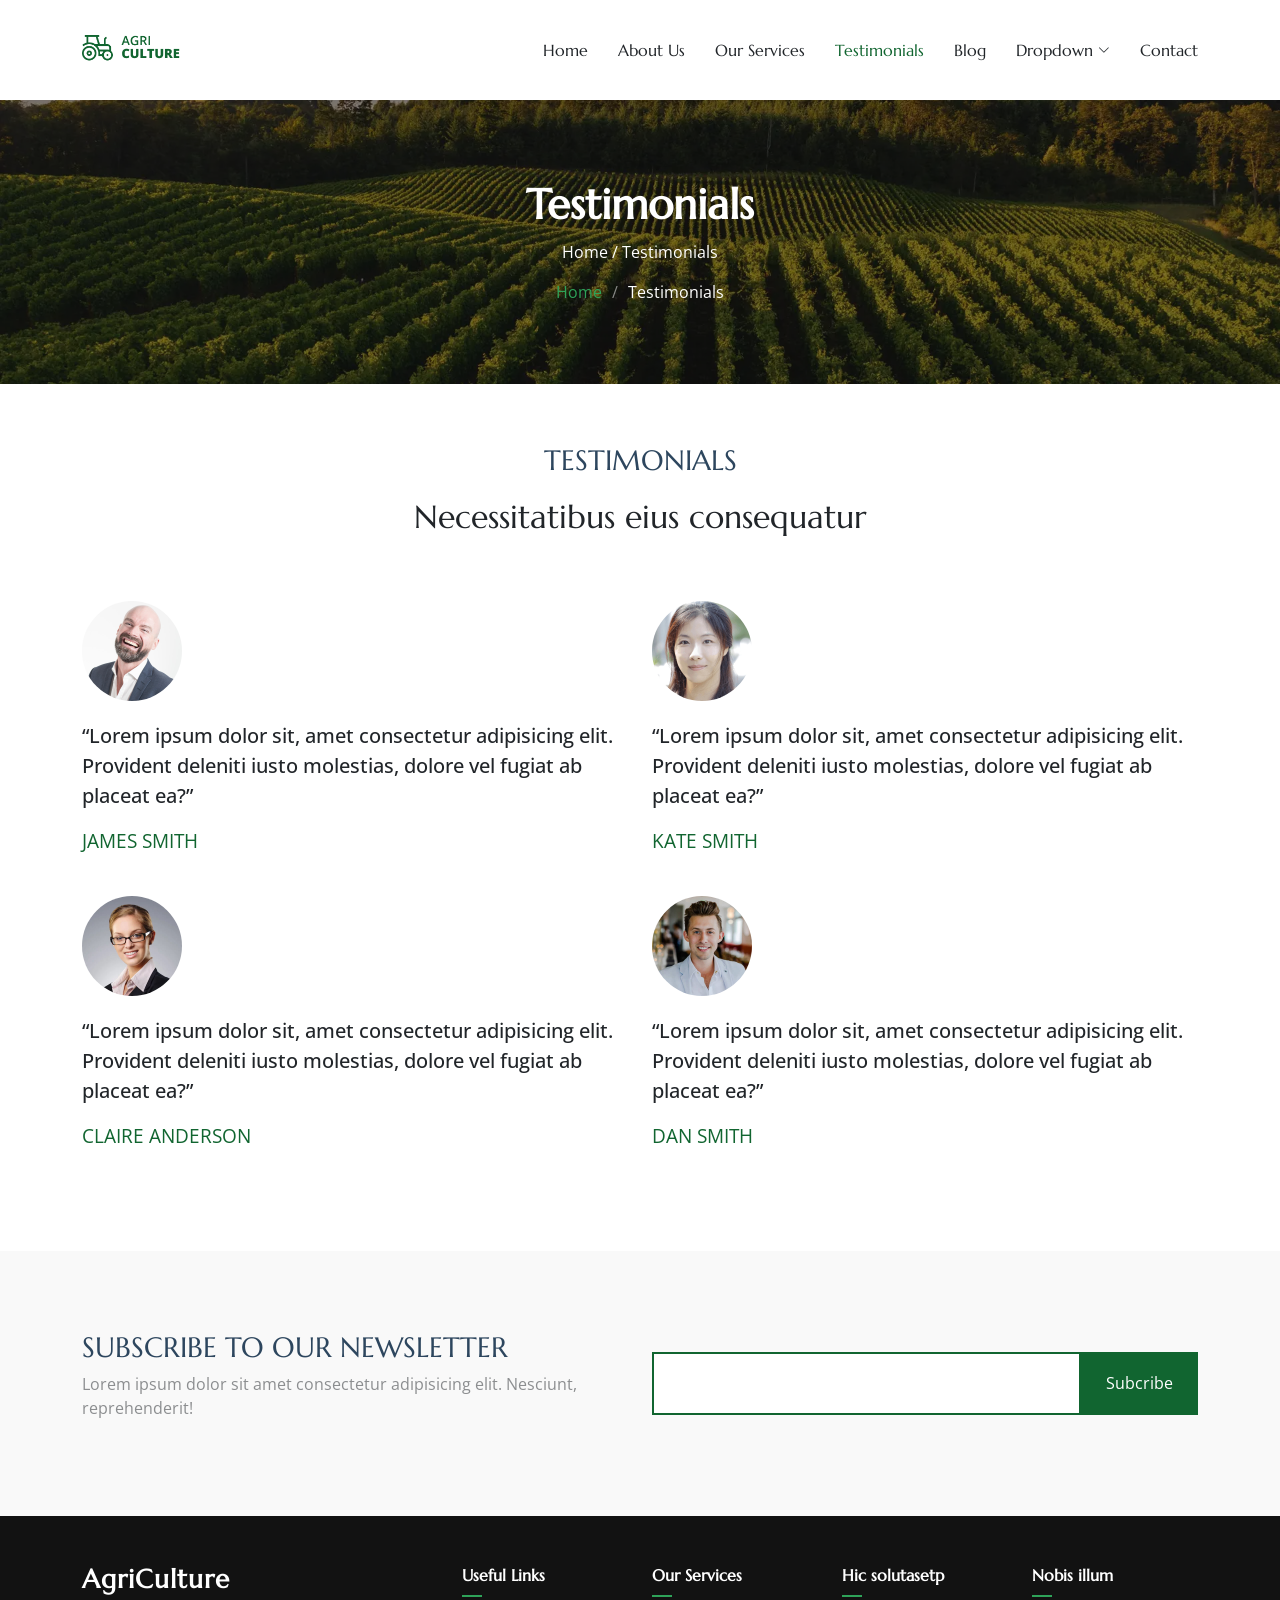
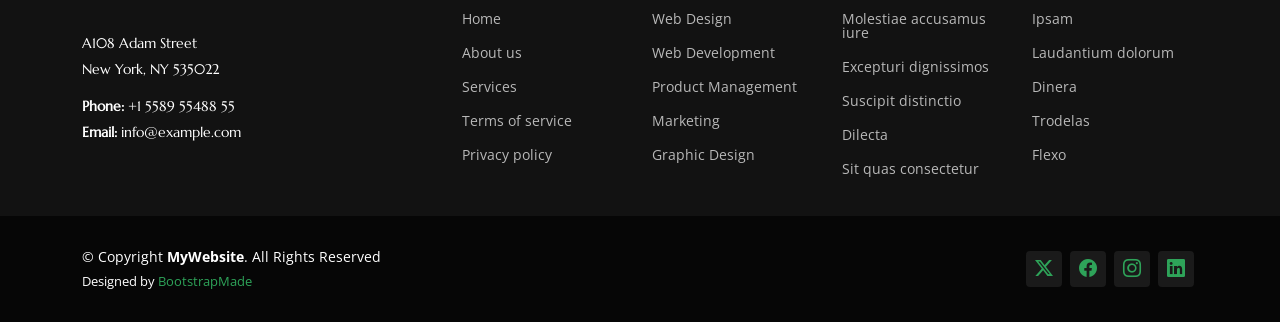
<file: testimonials.html>
<!DOCTYPE html>
<html lang="en">

<head>
  <meta charset="utf-8">
  <meta content="width=device-width, initial-scale=1.0" name="viewport">
  <title>Testimonials - AgriCulture Bootstrap Template</title>
  <meta content="" name="description">
  <meta content="" name="keywords">

  <!-- Favicons -->
  <link href="assets/img/favicon.png" rel="icon">
  <link href="assets/img/apple-touch-icon.png" rel="apple-touch-icon">

  <!-- Fonts -->
  <link href="https://fonts.googleapis.com" rel="preconnect">
  <link href="https://fonts.gstatic.com" rel="preconnect" crossorigin>
  <link href="https://fonts.googleapis.com/css2?family=Open+Sans:ital,wght@0,300;0,400;0,500;0,600;0,700;0,800;1,300;1,400;1,500;1,600;1,700;1,800&family=Marcellus:wght@400&display=swap" rel="stylesheet">

  <!-- Vendor CSS Files -->
  <link href="assets/vendor/bootstrap/css/bootstrap.min.css" rel="stylesheet">
  <link href="assets/vendor/bootstrap-icons/bootstrap-icons.css" rel="stylesheet">
  <link href="assets/vendor/aos/aos.css" rel="stylesheet">
  <link href="assets/vendor/swiper/swiper-bundle.min.css" rel="stylesheet">
  <link href="assets/vendor/glightbox/css/glightbox.min.css" rel="stylesheet">

  <!-- Main CSS File -->
  <link href="assets/css/main.css" rel="stylesheet">

  <!-- =======================================================
  * Template Name: AgriCulture
  * Template URL: https://bootstrapmade.com/agriculture-bootstrap-website-template/
  * Updated: Jun 29 2024 with Bootstrap v5.3.3
  * Author: BootstrapMade.com
  * License: https://bootstrapmade.com/license/
  ======================================================== -->
</head>

<body class="testimonials-page">

  <header id="header" class="header d-flex align-items-center position-relative">
    <div class="container-fluid container-xl position-relative d-flex align-items-center justify-content-between">

      <a href="index.html" class="logo d-flex align-items-center">
        <!-- Uncomment the line below if you also wish to use an image logo -->
        <img src="assets/img/logo.png" alt="AgriCulture">
        <!-- <h1 class="sitename">AgriCulture</h1>  -->
      </a>

      <nav id="navmenu" class="navmenu">
        <ul>
          <li><a href="index.html">Home</a></li>
          <li><a href="about.html">About Us</a></li>
          <li><a href="services.html">Our Services</a></li>
          <li><a href="testimonials.html" class="active">Testimonials</a></li>
          <li><a href="blog.html">Blog</a></li>
          <li class="dropdown"><a href="#"><span>Dropdown</span> <i class="bi bi-chevron-down toggle-dropdown"></i></a>
            <ul>
              <li><a href="#">Dropdown 1</a></li>
              <li class="dropdown"><a href="#"><span>Deep Dropdown</span> <i class="bi bi-chevron-down toggle-dropdown"></i></a>
                <ul>
                  <li><a href="#">Deep Dropdown 1</a></li>
                  <li><a href="#">Deep Dropdown 2</a></li>
                  <li><a href="#">Deep Dropdown 3</a></li>
                  <li><a href="#">Deep Dropdown 4</a></li>
                  <li><a href="#">Deep Dropdown 5</a></li>
                </ul>
              </li>
              <li><a href="#">Dropdown 2</a></li>
              <li><a href="#">Dropdown 3</a></li>
              <li><a href="#">Dropdown 4</a></li>
            </ul>
          </li>
          <li><a href="contact.html">Contact</a></li>
        </ul>
        <i class="mobile-nav-toggle d-xl-none bi bi-list"></i>
      </nav>

    </div>
  </header>

  <main class="main">

    <!-- Page Title -->
    <div class="page-title dark-background" data-aos="fade" style="background-image: url(assets/img/page-title-bg.webp);">
      <div class="container position-relative">
        <h1>Testimonials</h1>
        <p>
          Home
          /
          Testimonials
        </p>
        <nav class="breadcrumbs">
          <ol>
            <li><a href="index.html">Home</a></li>
            <li class="current">Testimonials</li>
          </ol>
        </nav>
      </div>
    </div><!-- End Page Title -->

    <!-- Testimonials Section -->
    <section class="testimonials-12 testimonials section" id="testimonials">
      <!-- Section Title -->
      <div class="container section-title" data-aos="fade-up">
        <h2>TESTIMONIALS</h2>
        <p>Necessitatibus eius consequatur</p>
      </div><!-- End Section Title -->

      <div class="testimonial-wrap">
        <div class="container">
          <div class="row">
            <div class="col-md-6 mb-4 mb-md-4">
              <div class="testimonial">
                <img src="assets/img/testimonials/testimonials-1.jpg" alt="Testimonial author">
                <blockquote>
                  <p>
                    “Lorem ipsum dolor sit, amet consectetur adipisicing
                    elit. Provident deleniti iusto molestias, dolore vel fugiat
                    ab placeat ea?”
                  </p>
                </blockquote>
                <p class="client-name">James Smith</p>
              </div>
            </div>
            <div class="col-md-6 mb-4 mb-md-4">
              <div class="testimonial">
                <img src="assets/img/testimonials/testimonials-2.jpg" alt="Testimonial author">
                <blockquote>
                  <p>
                    “Lorem ipsum dolor sit, amet consectetur adipisicing
                    elit. Provident deleniti iusto molestias, dolore vel fugiat
                    ab placeat ea?”
                  </p>
                </blockquote>
                <p class="client-name">Kate Smith</p>
              </div>
            </div>
            <div class="col-md-6 mb-4 mb-md-4">
              <div class="testimonial">
                <img src="assets/img/testimonials/testimonials-3.jpg" alt="Testimonial author">
                <blockquote>
                  <p>
                    “Lorem ipsum dolor sit, amet consectetur adipisicing
                    elit. Provident deleniti iusto molestias, dolore vel fugiat
                    ab placeat ea?”
                  </p>
                </blockquote>
                <p class="client-name">Claire Anderson</p>
              </div>
            </div>
            <div class="col-md-6 mb-4 mb-md-4">
              <div class="testimonial">
                <img src="assets/img/testimonials/testimonials-4.jpg" alt="Testimonial author">
                <blockquote>
                  <p>
                    “Lorem ipsum dolor sit, amet consectetur adipisicing
                    elit. Provident deleniti iusto molestias, dolore vel fugiat
                    ab placeat ea?”
                  </p>
                </blockquote>
                <p class="client-name">Dan Smith</p>
              </div>
            </div>
          </div>
        </div>
      </div>
    </section><!-- /Testimonials Section -->

    <!-- Call To Action Section -->
    <section id="call-to-action" class="call-to-action section light-background">

      <div class="content">
        <div class="container">
          <div class="row align-items-center">
            <div class="col-lg-6">
              <h3>Subscribe To Our Newsletter</h3>
              <p class="opacity-50">
                Lorem ipsum dolor sit amet consectetur adipisicing elit.
                Nesciunt, reprehenderit!
              </p>
            </div>
            <div class="col-lg-6">
              <form action="forms/newsletter.php" class="form-subscribe php-email-form">
                <div class="form-group d-flex align-items-stretch">
                  <input type="email" name="email" class="form-control h-100" placeholder="Enter your e-mail">
                  <input type="submit" class="btn btn-secondary px-4" value="Subcribe">
                </div>
                <div class="loading">Loading</div>
                <div class="error-message"></div>
                <div class="sent-message">
                  Your subscription request has been sent. Thank you!
                </div>
              </form>
            </div>
          </div>
        </div>
      </div>
    </section><!-- /Call To Action Section -->

  </main>

  <footer id="footer" class="footer dark-background">

    <div class="footer-top">
      <div class="container">
        <div class="row gy-4">
          <div class="col-lg-4 col-md-6 footer-about">
            <a href="index.html" class="logo d-flex align-items-center">
              <span class="sitename">AgriCulture</span>
            </a>
            <div class="footer-contact pt-3">
              <p>A108 Adam Street</p>
              <p>New York, NY 535022</p>
              <p class="mt-3"><strong>Phone:</strong> <span>+1 5589 55488 55</span></p>
              <p><strong>Email:</strong> <span>info@example.com</span></p>
            </div>
          </div>

          <div class="col-lg-2 col-md-3 footer-links">
            <h4>Useful Links</h4>
            <ul>
              <li><a href="#">Home</a></li>
              <li><a href="#">About us</a></li>
              <li><a href="#">Services</a></li>
              <li><a href="#">Terms of service</a></li>
              <li><a href="#">Privacy policy</a></li>
            </ul>
          </div>

          <div class="col-lg-2 col-md-3 footer-links">
            <h4>Our Services</h4>
            <ul>
              <li><a href="#">Web Design</a></li>
              <li><a href="#">Web Development</a></li>
              <li><a href="#">Product Management</a></li>
              <li><a href="#">Marketing</a></li>
              <li><a href="#">Graphic Design</a></li>
            </ul>
          </div>

          <div class="col-lg-2 col-md-3 footer-links">
            <h4>Hic solutasetp</h4>
            <ul>
              <li><a href="#">Molestiae accusamus iure</a></li>
              <li><a href="#">Excepturi dignissimos</a></li>
              <li><a href="#">Suscipit distinctio</a></li>
              <li><a href="#">Dilecta</a></li>
              <li><a href="#">Sit quas consectetur</a></li>
            </ul>
          </div>

          <div class="col-lg-2 col-md-3 footer-links">
            <h4>Nobis illum</h4>
            <ul>
              <li><a href="#">Ipsam</a></li>
              <li><a href="#">Laudantium dolorum</a></li>
              <li><a href="#">Dinera</a></li>
              <li><a href="#">Trodelas</a></li>
              <li><a href="#">Flexo</a></li>
            </ul>
          </div>

        </div>
      </div>
    </div>

    <div class="copyright text-center">
      <div class="container d-flex flex-column flex-lg-row justify-content-center justify-content-lg-between align-items-center">

        <div class="d-flex flex-column align-items-center align-items-lg-start">
          <div>
            © Copyright <strong><span>MyWebsite</span></strong>. All Rights Reserved
          </div>
          <div class="credits">
            <!-- All the links in the footer should remain intact. -->
            <!-- You can delete the links only if you purchased the pro version. -->
            <!-- Licensing information: https://bootstrapmade.com/license/ -->
            <!-- Purchase the pro version with working PHP/AJAX contact form: https://bootstrapmade.com/herobiz-bootstrap-business-template/ -->
            Designed by <a href="https://bootstrapmade.com/">BootstrapMade</a>
          </div>
        </div>

        <div class="social-links order-first order-lg-last mb-3 mb-lg-0">
          <a href=""><i class="bi bi-twitter-x"></i></a>
          <a href=""><i class="bi bi-facebook"></i></a>
          <a href=""><i class="bi bi-instagram"></i></a>
          <a href=""><i class="bi bi-linkedin"></i></a>
        </div>

      </div>
    </div>

  </footer>

  <!-- Scroll Top -->
  <a href="#" id="scroll-top" class="scroll-top d-flex align-items-center justify-content-center"><i class="bi bi-arrow-up-short"></i></a>

  <!-- Preloader -->
  <div id="preloader"></div>

  <!-- Vendor JS Files -->
  <script src="assets/vendor/bootstrap/js/bootstrap.bundle.min.js"></script>
  <script src="assets/vendor/php-email-form/validate.js"></script>
  <script src="assets/vendor/aos/aos.js"></script>
  <script src="assets/vendor/swiper/swiper-bundle.min.js"></script>
  <script src="assets/vendor/glightbox/js/glightbox.min.js"></script>

  <!-- Main JS File -->
  <script src="assets/js/main.js"></script>

</body>

</html>
</file>
<file: style.css>
/* =====================================================
   HYMAVATHI GAMPASANI PORTFOLIO — Yan Holtz Inspired
   Clean White · Teal Accents · Network Background
   ===================================================== */

*, *::before, *::after { box-sizing: border-box; margin: 0; padding: 0; }

:root {
  --teal: #1abc9c;
  --teal-dark: #16a085;
  --teal-light: rgba(26,188,156,0.12);
  --black: #1a1a2e;
  --dark: #2c2c3e;
  --gray: #666;
  --light-gray: #999;
  --border: #e0e0e0;
  --bg: #ffffff;
  --alt-bg: #f8f9fa;
  --font-head: 'Raleway', sans-serif;
  --font-body: 'Open Sans', sans-serif;
}

html { scroll-behavior: smooth; }

body {
  font-family: var(--font-body);
  font-size: 15px;
  color: var(--dark);
  background: var(--bg);
  overflow-x: hidden;
  line-height: 1.7;
}

/* ── NETWORK CANVAS ── */
#network-canvas {
  position: fixed;
  top: 0; left: 0;
  width: 100%; height: 100%;
  z-index: 0;
  pointer-events: none;
  opacity: 0.45;
}

/* ── TOP NAV ── */
#nav {
  position: fixed;
  top: 0; left: 0; right: 0;
  z-index: 1000;
  display: flex;
  align-items: center;
  justify-content: space-between;
  padding: 0 40px;
  height: 60px;
  background: rgba(255,255,255,0.95);
  backdrop-filter: blur(10px);
  border-bottom: 1px solid var(--border);
  transition: box-shadow 0.3s;
}

#nav.scrolled { box-shadow: 0 2px 20px rgba(0,0,0,0.08); }

.nav-brand {
  font-family: var(--font-head);
  font-size: 13px;
  font-weight: 700;
  letter-spacing: 2px;
  color: var(--teal);
  text-decoration: none;
}

.nav-links {
  display: flex;
  gap: 30px;
}

.nav-links a {
  font-family: var(--font-head);
  font-size: 11px;
  font-weight: 600;
  letter-spacing: 1.5px;
  color: var(--dark);
  text-decoration: none;
  padding: 4px 0;
  border-bottom: 2px solid transparent;
  transition: color 0.2s, border-color 0.2s;
}

.nav-links a:hover, .nav-links a.active {
  color: var(--teal);
  border-bottom-color: var(--teal);
}

.hamburger {
  display: none;
  flex-direction: column;
  gap: 5px;
  background: none;
  border: none;
  cursor: pointer;
  padding: 4px;
}

.hamburger span {
  display: block;
  width: 22px;
  height: 2px;
  background: var(--dark);
  border-radius: 2px;
  transition: all 0.3s;
}

/* ── MOBILE MENU ── */
.mob-menu {
  position: fixed;
  top: 60px; right: 0;
  width: 220px;
  background: #fff;
  border: 1px solid var(--border);
  border-radius: 0 0 0 12px;
  padding: 20px 0;
  z-index: 999;
  transform: translateX(110%);
  transition: transform 0.3s;
  box-shadow: -4px 4px 20px rgba(0,0,0,0.1);
}

.mob-menu.open { transform: translateX(0); }

.mob-menu a {
  display: block;
  padding: 12px 24px;
  font-family: var(--font-head);
  font-size: 11px;
  font-weight: 600;
  letter-spacing: 1.5px;
  color: var(--dark);
  text-decoration: none;
  transition: color 0.2s, background 0.2s;
}

.mob-menu a:hover { color: var(--teal); background: var(--teal-light); }

/* ── HERO SECTION ── */
.hero-section {
  position: relative;
  z-index: 1;
  min-height: 100vh;
  display: flex;
  align-items: center;
  justify-content: center;
  text-align: center;
  padding: 80px 20px 40px;
}

.hero-content {
  max-width: 760px;
  width: 100%;
}

.hero-name-row {
  display: flex;
  align-items: center;
  justify-content: center;
  gap: 24px;
  margin-bottom: 24px;
}

.hero-firstname,
.hero-lastname {
  font-family: var(--font-head);
  font-size: clamp(28px, 5vw, 52px);
  font-weight: 700;
  letter-spacing: 6px;
  color: var(--black);
}

.hero-circle-wrap {
  flex-shrink: 0;
}

.hero-circle {
  width: 100px;
  height: 100px;
  border-radius: 50%;
  border: 2px solid var(--black);
  overflow: hidden;
  display: flex;
  align-items: center;
  justify-content: center;
  background: #f0f0f0;
}

.hero-avatar {
  width: 100%;
  height: 100%;
  object-fit: cover;
  object-position: center 10%;
}

.hero-divider {
  width: 60px;
  height: 1px;
  background: var(--dark);
  margin: 0 auto 24px;
}

.hero-social {
  display: flex;
  justify-content: center;
  gap: 12px;
  margin-bottom: 28px;
}

.soc-ico {
  display: flex;
  align-items: center;
  justify-content: center;
  width: 40px;
  height: 40px;
  border-radius: 50%;
  background: var(--black);
  color: #fff;
  text-decoration: none;
  transition: background 0.2s, transform 0.2s;
}

.soc-ico svg { width: 18px; height: 18px; }
.soc-ico:hover { background: var(--teal); transform: translateY(-2px); }

.hero-desc {
  font-size: 15px;
  color: var(--gray);
  line-height: 1.8;
  margin-bottom: 32px;
  max-width: 560px;
  margin-left: auto;
  margin-right: auto;
}

.hero-desc u { text-decoration-color: var(--teal); }

.hero-btns {
  display: flex;
  justify-content: center;
  gap: 16px;
  margin-bottom: 48px;
}

.btn-outline {
  font-family: var(--font-head);
  font-size: 11px;
  font-weight: 600;
  letter-spacing: 2px;
  color: var(--black);
  border: 1.5px solid var(--teal);
  padding: 12px 28px;
  text-decoration: none;
  border-radius: 3px;
  transition: all 0.2s;
  background: transparent;
}

.btn-outline:hover {
  background: var(--teal);
  color: #fff;
}

.hero-scroll-arrow {
  animation: bounce 2s infinite;
}

.hero-scroll-arrow svg {
  width: 32px;
  height: 32px;
  color: var(--teal);
}

@keyframes bounce {
  0%, 100% { transform: translateY(0); }
  50% { transform: translateY(8px); }
}

/* ── PAGE SECTIONS ── */
.page-section {
  position: relative;
  z-index: 1;
  padding: 80px 20px;
}

.alt-bg { background: var(--alt-bg); }

.section-inner {
  max-width: 1100px;
  margin: 0 auto;
}

.section-header {
  text-align: center;
  margin-bottom: 48px;
}

.section-label {
  font-family: var(--font-head);
  font-size: 11px;
  font-weight: 600;
  letter-spacing: 3px;
  color: var(--teal);
  margin-bottom: 10px;
}

.section-header h2 {
  font-family: var(--font-head);
  font-size: clamp(28px, 4vw, 40px);
  font-weight: 700;
  color: var(--black);
  letter-spacing: 1px;
}

.section-desc {
  text-align: center;
  color: var(--gray);
  margin-bottom: 40px;
  max-width: 600px;
  margin-left: auto;
  margin-right: auto;
}

/* ── INTRO / ABOUT ── */
.intro-layout {
  display: grid;
  grid-template-columns: 300px 1fr;
  gap: 60px;
  align-items: start;
}

.profile-photo-wrap {
  position: relative;
  margin-bottom: 24px;
}

.profile-photo {
  width: 100%;
  border-radius: 8px;
  display: block;
  position: relative;
  z-index: 1;
}

.photo-border {
  position: absolute;
  top: 12px; left: 12px;
  right: -12px; bottom: -12px;
  border: 2px solid var(--teal);
  border-radius: 8px;
  z-index: 0;
}

.intro-quick-info {
  background: #fff;
  border: 1px solid var(--border);
  border-radius: 8px;
  padding: 16px;
  margin-bottom: 20px;
}

.qi-item {
  display: flex;
  justify-content: space-between;
  align-items: center;
  padding: 8px 0;
  border-bottom: 1px solid var(--border);
}

.qi-item:last-child { border-bottom: none; }

.qi-label {
  font-size: 11px;
  font-weight: 600;
  letter-spacing: 1px;
  color: var(--light-gray);
  text-transform: uppercase;
}

.qi-val {
  font-size: 13px;
  color: var(--dark);
  font-weight: 500;
}

.available-dot {
  color: var(--teal) !important;
  display: flex;
  align-items: center;
  gap: 6px;
}

.available-dot::before {
  content: '';
  display: inline-block;
  width: 8px; height: 8px;
  border-radius: 50%;
  background: var(--teal);
  animation: pulse-dot 2s infinite;
}

@keyframes pulse-dot {
  0%, 100% { opacity: 1; transform: scale(1); }
  50% { opacity: 0.5; transform: scale(1.2); }
}

.intro-text-col h3 {
  font-family: var(--font-head);
  font-size: 22px;
  font-weight: 700;
  color: var(--black);
  margin-bottom: 16px;
}

.intro-text-col p {
  color: var(--gray);
  margin-bottom: 16px;
  line-height: 1.8;
}

.stats-row {
  display: flex;
  gap: 20px;
  margin-top: 28px;
  flex-wrap: wrap;
}

.stat-box {
  flex: 1;
  min-width: 80px;
  background: #fff;
  border: 1px solid var(--border);
  border-top: 3px solid var(--teal);
  border-radius: 6px;
  padding: 16px 12px;
  text-align: center;
}

.stat-n {
  display: block;
  font-family: var(--font-head);
  font-size: 26px;
  font-weight: 700;
  color: var(--teal);
}

.stat-l {
  font-size: 11px;
  color: var(--light-gray);
  letter-spacing: 0.5px;
}

/* ── BUTTONS ── */
.btn-teal {
  display: inline-block;
  font-family: var(--font-head);
  font-size: 11px;
  font-weight: 600;
  letter-spacing: 1.5px;
  color: #fff;
  background: var(--teal);
  border: none;
  padding: 12px 28px;
  border-radius: 3px;
  text-decoration: none;
  cursor: pointer;
  transition: background 0.2s, transform 0.2s;
}

.btn-teal:hover { background: var(--teal-dark); transform: translateY(-1px); }
.btn-full { width: 100%; text-align: center; }

/* ── SKILLS ── */
.skills-grid {
  display: grid;
  grid-template-columns: repeat(3, 1fr);
  gap: 24px;
}

.skill-card {
  background: #fff;
  border: 1px solid var(--border);
  border-radius: 10px;
  padding: 28px 24px;
  transition: transform 0.2s, box-shadow 0.2s;
}

.skill-card:hover {
  transform: translateY(-4px);
  box-shadow: 0 12px 30px rgba(26,188,156,0.12);
}

.skill-icon-wrap {
  font-size: 28px;
  margin-bottom: 14px;
}

.skill-card h3 {
  font-family: var(--font-head);
  font-size: 16px;
  font-weight: 700;
  color: var(--black);
  margin-bottom: 10px;
}

.skill-level {
  display: inline-block;
  font-size: 10px;
  font-weight: 600;
  letter-spacing: 1px;
  text-transform: uppercase;
  padding: 3px 10px;
  border-radius: 20px;
  margin-bottom: 14px;
}

.skill-level.expert { background: rgba(26,188,156,0.12); color: var(--teal); }
.skill-level.proficient { background: rgba(52,152,219,0.12); color: #3498db; }

.tags { display: flex; flex-wrap: wrap; gap: 6px; margin-bottom: 14px; }

.tag {
  font-size: 11px;
  background: #f5f5f5;
  color: var(--dark);
  padding: 3px 10px;
  border-radius: 20px;
  border: 1px solid var(--border);
}

.skill-bar-wrap {
  height: 4px;
  background: #eee;
  border-radius: 2px;
  overflow: hidden;
}

.skill-bar-fill {
  height: 100%;
  background: linear-gradient(90deg, var(--teal), var(--teal-dark));
  border-radius: 2px;
  width: 0;
  transition: width 1.2s ease;
}

/* ── PROJECTS ── */
.filter-bar {
  display: flex;
  gap: 8px;
  justify-content: center;
  margin-bottom: 36px;
  flex-wrap: wrap;
}

.filter-btn {
  font-family: var(--font-head);
  font-size: 11px;
  font-weight: 600;
  letter-spacing: 1px;
  padding: 8px 18px;
  border: 1.5px solid var(--border);
  border-radius: 30px;
  background: #fff;
  color: var(--gray);
  cursor: pointer;
  transition: all 0.2s;
}

.filter-btn.active, .filter-btn:hover {
  border-color: var(--teal);
  background: var(--teal);
  color: #fff;
}

.proj-grid {
  display: grid;
  grid-template-columns: repeat(2, 1fr);
  gap: 24px;
  margin-bottom: 36px;
}

.proj-card {
  background: #fff;
  border: 1px solid var(--border);
  border-radius: 10px;
  padding: 28px;
  transition: transform 0.2s, box-shadow 0.2s;
}

.proj-card:hover {
  transform: translateY(-4px);
  box-shadow: 0 12px 30px rgba(0,0,0,0.08);
}

.proj-card.featured {
  border-left: 4px solid var(--teal);
  grid-column: 1 / -1;
}

.proj-badge-row {
  display: flex;
  gap: 10px;
  align-items: center;
  margin-bottom: 14px;
  flex-wrap: wrap;
}

.proj-cat-badge {
  font-size: 11px;
  font-weight: 600;
  letter-spacing: 0.5px;
  color: var(--teal);
  background: var(--teal-light);
  padding: 4px 12px;
  border-radius: 20px;
}

.proj-featured-badge {
  font-size: 10px;
  font-weight: 700;
  letter-spacing: 1px;
  color: #fff;
  background: var(--black);
  padding: 4px 12px;
  border-radius: 20px;
  text-transform: uppercase;
}

.proj-card h3 {
  font-family: var(--font-head);
  font-size: 18px;
  font-weight: 700;
  color: var(--black);
  margin-bottom: 10px;
  line-height: 1.4;
}

.proj-card p {
  color: var(--gray);
  font-size: 14px;
  margin-bottom: 16px;
  line-height: 1.7;
}

.proj-highlights {
  display: flex;
  gap: 12px;
  flex-wrap: wrap;
  margin-bottom: 14px;
}

.proj-highlights span {
  font-size: 12px;
  color: var(--dark);
  background: #f5f5f5;
  padding: 4px 12px;
  border-radius: 4px;
}

.proj-pills { display: flex; flex-wrap: wrap; gap: 6px; margin-bottom: 16px; }

.pill {
  font-size: 11px;
  background: var(--black);
  color: #fff;
  padding: 3px 10px;
  border-radius: 20px;
}

.proj-link {
  font-family: var(--font-head);
  font-size: 12px;
  font-weight: 600;
  letter-spacing: 0.5px;
  color: var(--teal);
  text-decoration: none;
  transition: color 0.2s;
}

.proj-link:hover { color: var(--teal-dark); }

.proj-card.hidden { display: none; }

.cta-center { text-align: center; }

/* ── TIMELINE ── */
.timeline {
  position: relative;
  padding-left: 40px;
  margin-bottom: 60px;
}

.timeline::before {
  content: '';
  position: absolute;
  left: 10px;
  top: 0; bottom: 0;
  width: 2px;
  background: var(--border);
}

.tl-item {
  position: relative;
  margin-bottom: 40px;
}

.tl-dot {
  position: absolute;
  left: -36px;
  top: 6px;
  width: 14px;
  height: 14px;
  border-radius: 50%;
  background: var(--teal);
  border: 3px solid #fff;
  box-shadow: 0 0 0 2px var(--teal);
}

.tl-edu .tl-dot { background: var(--black); box-shadow: 0 0 0 2px var(--black); }

.tl-content {
  background: #fff;
  border: 1px solid var(--border);
  border-radius: 8px;
  padding: 24px;
}

.tl-date {
  font-size: 11px;
  font-weight: 600;
  letter-spacing: 1px;
  color: var(--teal);
  text-transform: uppercase;
  margin-bottom: 6px;
}

.tl-content h3 {
  font-family: var(--font-head);
  font-size: 18px;
  font-weight: 700;
  color: var(--black);
  margin-bottom: 4px;
}

.tl-org {
  font-size: 13px;
  color: var(--teal);
  font-weight: 600;
  margin-bottom: 14px;
}

.tl-content ul {
  padding-left: 18px;
  color: var(--gray);
  margin-bottom: 14px;
}

.tl-content ul li { margin-bottom: 6px; font-size: 14px; }

.tl-content p { color: var(--gray); font-size: 14px; margin-bottom: 14px; }

.tl-chips {
  display: flex;
  flex-wrap: wrap;
  gap: 6px;
}

.tl-chips span {
  font-size: 11px;
  background: var(--teal-light);
  color: var(--teal);
  padding: 3px 10px;
  border-radius: 20px;
  font-weight: 600;
}

/* ── ACHIEVEMENTS ── */
.ach-title {
  font-family: var(--font-head);
  font-size: 22px;
  font-weight: 700;
  color: var(--black);
  margin-bottom: 24px;
  text-align: center;
}

.ach-grid {
  display: grid;
  grid-template-columns: repeat(3, 1fr);
  gap: 16px;
}

.ach-card {
  background: #fff;
  border: 1px solid var(--border);
  border-radius: 8px;
  padding: 20px 16px;
  display: flex;
  align-items: flex-start;
  gap: 12px;
  transition: transform 0.2s;
}

.ach-card:hover { transform: translateY(-2px); }

.ach-ico { font-size: 22px; flex-shrink: 0; }

.ach-card p { font-size: 13px; color: var(--gray); line-height: 1.5; }

/* ── CHAT AI ── */
.chat-container {
  max-width: 700px;
  margin: 0 auto;
  background: #fff;
  border: 1px solid var(--border);
  border-radius: 12px;
  overflow: hidden;
  box-shadow: 0 4px 20px rgba(0,0,0,0.06);
}

.chat-box {
  height: 360px;
  overflow-y: auto;
  padding: 24px;
  display: flex;
  flex-direction: column;
  gap: 16px;
}

.chat-msg {
  display: flex;
  gap: 12px;
  align-items: flex-start;
}

.chat-msg.user { flex-direction: row-reverse; }

.chat-avatar {
  width: 36px;
  height: 36px;
  border-radius: 50%;
  background: var(--black);
  color: #fff;
  display: flex;
  align-items: center;
  justify-content: center;
  font-size: 11px;
  font-weight: 700;
  letter-spacing: 0.5px;
  flex-shrink: 0;
}

.chat-msg.user .chat-avatar { background: var(--teal); }

.chat-bubble {
  max-width: 75%;
  padding: 12px 16px;
  border-radius: 12px;
  font-size: 14px;
  line-height: 1.6;
  background: #f5f5f5;
  color: var(--dark);
}

.chat-msg.user .chat-bubble {
  background: var(--teal);
  color: #fff;
  border-radius: 12px 12px 4px 12px;
}

.chat-msg.bot .chat-bubble { border-radius: 12px 12px 12px 4px; }

.chat-typing {
  display: flex;
  gap: 4px;
  align-items: center;
  padding: 4px 0;
}

.chat-typing span {
  width: 8px; height: 8px;
  border-radius: 50%;
  background: var(--gray);
  animation: typing 1.2s infinite;
}

.chat-typing span:nth-child(2) { animation-delay: 0.2s; }
.chat-typing span:nth-child(3) { animation-delay: 0.4s; }

@keyframes typing {
  0%, 100% { opacity: 0.3; transform: scale(0.8); }
  50% { opacity: 1; transform: scale(1); }
}

.chat-suggestions {
  padding: 12px 24px;
  display: flex;
  flex-wrap: wrap;
  gap: 8px;
  border-top: 1px solid var(--border);
}

.sug-btn {
  font-size: 12px;
  background: #f5f5f5;
  border: 1px solid var(--border);
  color: var(--dark);
  padding: 6px 14px;
  border-radius: 20px;
  cursor: pointer;
  transition: all 0.2s;
  font-family: var(--font-body);
}

.sug-btn:hover { background: var(--teal-light); border-color: var(--teal); color: var(--teal); }

.chat-input-row {
  display: flex;
  align-items: center;
  border-top: 1px solid var(--border);
  padding: 12px 16px;
  gap: 10px;
}

.chat-input {
  flex: 1;
  border: 1px solid var(--border);
  border-radius: 24px;
  padding: 10px 18px;
  font-size: 14px;
  font-family: var(--font-body);
  color: var(--dark);
  outline: none;
  transition: border-color 0.2s;
}

.chat-input:focus { border-color: var(--teal); }

.chat-send {
  width: 40px; height: 40px;
  border-radius: 50%;
  background: var(--teal);
  border: none;
  display: flex;
  align-items: center;
  justify-content: center;
  cursor: pointer;
  flex-shrink: 0;
  transition: background 0.2s;
}

.chat-send:hover { background: var(--teal-dark); }
.chat-send svg { width: 16px; height: 16px; color: #fff; }

.chat-note {
  text-align: center;
  font-size: 11px;
  color: var(--light-gray);
  padding: 10px 16px;
  border-top: 1px solid var(--border);
}

/* ── CONTACT ── */
.contact-layout {
  display: grid;
  grid-template-columns: 1fr 1fr;
  gap: 60px;
  align-items: start;
}

.contact-info h3 {
  font-family: var(--font-head);
  font-size: 22px;
  font-weight: 700;
  color: var(--black);
  margin-bottom: 14px;
}

.contact-info p {
  color: var(--gray);
  margin-bottom: 24px;
  line-height: 1.8;
}

.contact-links { margin-bottom: 28px; }

.c-link {
  display: flex;
  align-items: center;
  gap: 12px;
  font-size: 14px;
  color: var(--dark);
  text-decoration: none;
  padding: 12px 0;
  border-bottom: 1px solid var(--border);
  transition: color 0.2s;
}

.c-link:hover { color: var(--teal); }
.c-ico { width: 24px; text-align: center; }

.contact-form {
  background: #fff;
  border: 1px solid var(--border);
  border-radius: 10px;
  padding: 28px;
}

.form-group {
  margin-bottom: 20px;
}

.form-group label {
  display: block;
  font-size: 11px;
  font-weight: 600;
  letter-spacing: 1px;
  color: var(--light-gray);
  text-transform: uppercase;
  margin-bottom: 6px;
}

.form-group input,
.form-group textarea {
  width: 100%;
  border: 1px solid var(--border);
  border-radius: 6px;
  padding: 10px 14px;
  font-size: 14px;
  font-family: var(--font-body);
  color: var(--dark);
  outline: none;
  transition: border-color 0.2s;
  resize: vertical;
}

.form-group input:focus,
.form-group textarea:focus { border-color: var(--teal); }

.form-note {
  font-size: 13px;
  color: var(--teal);
  margin-top: 10px;
  text-align: center;
}

/* ── FOOTER ── */
footer {
  background: var(--black);
  color: rgba(255,255,255,0.6);
  padding: 32px 20px;
  text-align: center;
  position: relative;
  z-index: 1;
}

.footer-inner { max-width: 800px; margin: 0 auto; }

.footer-logo {
  font-family: var(--font-head);
  font-size: 22px;
  font-weight: 800;
  color: var(--teal);
  display: block;
  margin-bottom: 10px;
}

footer p { font-size: 13px; margin-bottom: 14px; }

.footer-links {
  display: flex;
  justify-content: center;
  gap: 24px;
}

.footer-links a {
  font-size: 12px;
  color: rgba(255,255,255,0.5);
  text-decoration: none;
  letter-spacing: 0.5px;
  transition: color 0.2s;
}

.footer-links a:hover { color: var(--teal); }

/* ── FADE IN ANIMATION ── */
.fade {
  opacity: 0;
  transform: translateY(20px);
  transition: opacity 0.6s ease, transform 0.6s ease;
}

.fade.in {
  opacity: 1;
  transform: translateY(0);
}

/* ── RESPONSIVE ── */
@media (max-width: 900px) {
  .intro-layout { grid-template-columns: 1fr; }
  .intro-photo-col { max-width: 320px; margin: 0 auto; }
  .skills-grid { grid-template-columns: repeat(2, 1fr); }
  .ach-grid { grid-template-columns: repeat(2, 1fr); }
  .contact-layout { grid-template-columns: 1fr; }
}

@media (max-width: 700px) {
  .nav-links { display: none; }
  .hamburger { display: flex; }
  .hero-name-row { flex-direction: column; gap: 16px; }
  .hero-circle { width: 80px; height: 80px; }
  .proj-grid { grid-template-columns: 1fr; }
  .proj-card.featured { grid-column: 1; }
  .skills-grid { grid-template-columns: 1fr; }
  .ach-grid { grid-template-columns: 1fr; }
  .hero-btns { flex-direction: column; align-items: center; }
  #nav { padding: 0 20px; }
  .stats-row { gap: 10px; }
}
</file>
<file: assets/css/main.css>
/**
* Template Name: AgriCulture
* Template URL: https://bootstrapmade.com/agriculture-bootstrap-website-template/
* Updated: Jun 29 2024 with Bootstrap v5.3.3
* Author: BootstrapMade.com
* License: https://bootstrapmade.com/license/
*/

/*--------------------------------------------------------------
# Font & Color Variables
# Help: https://bootstrapmade.com/color-system/
--------------------------------------------------------------*/
/* Fonts */
:root {
  --default-font: "Open Sans",  system-ui, -apple-system, "Segoe UI", Roboto, "Helvetica Neue", Arial, "Noto Sans", "Liberation Sans", sans-serif, "Apple Color Emoji", "Segoe UI Emoji", "Segoe UI Symbol", "Noto Color Emoji";
  --heading-font: "Marcellus",  sans-serif;
  --nav-font: "Marcellus",  sans-serif;
}

/* Global Colors - The following color variables are used throughout the website. Updating them here will change the color scheme of the entire website */
:root { 
  --background-color: #ffffff; /* Background color for the entire website, including individual sections */
  --default-color: #212529; /* Default color used for the majority of the text content across the entire website */
  --heading-color: #2d465e; /* Color for headings, subheadings and title throughout the website */
  --accent-color: #116530; /* Accent color that represents your brand on the website. It's used for buttons, links, and other elements that need to stand out */
  --surface-color: #ffffff; /* The surface color is used as a background of boxed elements within sections, such as cards, icon boxes, or other elements that require a visual separation from the global background. */
  --contrast-color: #ffffff; /* Contrast color for text, ensuring readability against backgrounds of accent, heading, or default colors. */
}

/* Nav Menu Colors - The following color variables are used specifically for the navigation menu. They are separate from the global colors to allow for more customization options */
:root {
  --nav-color: #212529;  /* The default color of the main navmenu links */
  --nav-hover-color: #116530; /* Applied to main navmenu links when they are hovered over or active */
  --nav-mobile-background-color: #ffffff; /* Used as the background color for mobile navigation menu */
  --nav-dropdown-background-color: #ffffff; /* Used as the background color for dropdown items that appear when hovering over primary navigation items */
  --nav-dropdown-color: #212529; /* Used for navigation links of the dropdown items in the navigation menu. */
  --nav-dropdown-hover-color: #116530; /* Similar to --nav-hover-color, this color is applied to dropdown navigation links when they are hovered over. */
}

/* Color Presets - These classes override global colors when applied to any section or element, providing reuse of the sam color scheme. */

.light-background {
  --background-color: #f9f9f9;
  --surface-color: #ffffff;
}

.dark-background {
  --background-color: #060606;
  --default-color: #ffffff;
  --heading-color: #ffffff;
  --accent-color: #2ea359;
  --surface-color: #252525;
  --contrast-color: #ffffff;
}

/* Smooth scroll */
:root {
  scroll-behavior: smooth;
}

/*--------------------------------------------------------------
# General Styling & Shared Classes
--------------------------------------------------------------*/
body {
  color: var(--default-color);
  background-color: var(--background-color);
  font-family: var(--default-font);
}

a {
  color: var(--accent-color);
  text-decoration: none;
  transition: 0.3s;
}

a:hover {
  color: color-mix(in srgb, var(--accent-color), transparent 25%);
  text-decoration: none;
}

h1,
h2,
h3,
h4,
h5,
h6 {
  color: var(--heading-color);
  font-family: var(--heading-font);
}

/* PHP Email Form Messages
------------------------------*/
.php-email-form .error-message {
  display: none;
  background: #df1529;
  color: #ffffff;
  text-align: left;
  padding: 15px;
  margin-bottom: 24px;
  font-weight: 600;
}

.php-email-form .sent-message {
  display: none;
  color: #ffffff;
  background: #059652;
  text-align: center;
  padding: 15px;
  margin-bottom: 24px;
  font-weight: 600;
}

.php-email-form .loading {
  display: none;
  background: var(--surface-color);
  text-align: center;
  padding: 15px;
  margin-bottom: 24px;
}

.php-email-form .loading:before {
  content: "";
  display: inline-block;
  border-radius: 50%;
  width: 24px;
  height: 24px;
  margin: 0 10px -6px 0;
  border: 3px solid var(--accent-color);
  border-top-color: var(--surface-color);
  animation: php-email-form-loading 1s linear infinite;
}

@keyframes php-email-form-loading {
  0% {
    transform: rotate(0deg);
  }

  100% {
    transform: rotate(360deg);
  }
}

/* Pulsating Play Button
------------------------------*/
.pulsating-play-btn {
  width: 94px;
  height: 94px;
  background: radial-gradient(var(--accent-color) 50%, color-mix(in srgb, var(--accent-color), transparent 75%) 52%);
  border-radius: 50%;
  display: block;
  position: relative;
  overflow: hidden;
}

.pulsating-play-btn:before {
  content: "";
  position: absolute;
  width: 120px;
  height: 120px;
  animation-delay: 0s;
  animation: pulsate-play-btn 2s;
  animation-direction: forwards;
  animation-iteration-count: infinite;
  animation-timing-function: steps;
  opacity: 1;
  border-radius: 50%;
  border: 5px solid color-mix(in srgb, var(--accent-color), transparent 30%);
  top: -15%;
  left: -15%;
  background: rgba(198, 16, 0, 0);
}

.pulsating-play-btn:after {
  content: "";
  position: absolute;
  left: 50%;
  top: 50%;
  transform: translateX(-40%) translateY(-50%);
  width: 0;
  height: 0;
  border-top: 10px solid transparent;
  border-bottom: 10px solid transparent;
  border-left: 15px solid #fff;
  z-index: 100;
  transition: all 400ms cubic-bezier(0.55, 0.055, 0.675, 0.19);
}

.pulsating-play-btn:hover:before {
  content: "";
  position: absolute;
  left: 50%;
  top: 50%;
  transform: translateX(-40%) translateY(-50%);
  width: 0;
  height: 0;
  border: none;
  border-top: 10px solid transparent;
  border-bottom: 10px solid transparent;
  border-left: 15px solid #fff;
  z-index: 200;
  animation: none;
  border-radius: 0;
}

.pulsating-play-btn:hover:after {
  border-left: 15px solid var(--accent-color);
  transform: scale(20);
}

@keyframes pulsate-play-btn {
  0% {
    transform: scale(0.6, 0.6);
    opacity: 1;
  }

  100% {
    transform: scale(1, 1);
    opacity: 0;
  }
}

/*--------------------------------------------------------------
# Global Header
--------------------------------------------------------------*/
.header {
  color: var(--default-color);
  background-color: var(--background-color);
  padding: 20px 0;
  transition: all 0.5s;
  z-index: 997;
}

.header .logo {
  line-height: 1;
}

.header .logo img {
  max-height: 32px;
  margin-right: 8px;
}

.header .logo h1 {
  font-size: 30px;
  margin: 0;
  font-weight: 700;
  color: var(--heading-color);
}

.scrolled .header {
  box-shadow: 0px 0 18px color-mix(in srgb, var(--default-color), transparent 85%);
}

/*--------------------------------------------------------------
# Navigation Menu
--------------------------------------------------------------*/
/* Navmenu - Desktop */
@media (min-width: 1200px) {
  .navmenu {
    padding: 0;
  }

  .navmenu ul {
    margin: 0;
    padding: 0;
    display: flex;
    list-style: none;
    align-items: center;
  }

  .navmenu li {
    position: relative;
  }

  .navmenu a,
  .navmenu a:focus {
    color: var(--nav-color);
    padding: 18px 15px;
    font-size: 16px;
    font-family: var(--nav-font);
    font-weight: 400;
    display: flex;
    align-items: center;
    justify-content: space-between;
    white-space: nowrap;
    transition: 0.3s;
  }

  .navmenu a i,
  .navmenu a:focus i {
    font-size: 12px;
    line-height: 0;
    margin-left: 5px;
    transition: 0.3s;
  }

  .navmenu li:last-child a {
    padding-right: 0;
  }

  .navmenu li:hover>a,
  .navmenu .active,
  .navmenu .active:focus {
    color: var(--nav-hover-color);
  }

  .navmenu .dropdown ul {
    margin: 0;
    padding: 10px 0;
    background: var(--nav-dropdown-background-color);
    display: block;
    position: absolute;
    visibility: hidden;
    left: 14px;
    top: 130%;
    opacity: 0;
    transition: 0.3s;
    border-radius: 4px;
    z-index: 99;
    box-shadow: 0px 0px 30px color-mix(in srgb, var(--default-color), transparent 85%);
  }

  .navmenu .dropdown ul li {
    min-width: 200px;
  }

  .navmenu .dropdown ul a {
    padding: 10px 20px;
    font-size: 15px;
    text-transform: none;
    color: var(--nav-dropdown-color);
  }

  .navmenu .dropdown ul a i {
    font-size: 12px;
  }

  .navmenu .dropdown ul a:hover,
  .navmenu .dropdown ul .active:hover,
  .navmenu .dropdown ul li:hover>a {
    color: var(--nav-dropdown-hover-color);
  }

  .navmenu .dropdown:hover>ul {
    opacity: 1;
    top: 100%;
    visibility: visible;
  }

  .navmenu .dropdown .dropdown ul {
    top: 0;
    left: -90%;
    visibility: hidden;
  }

  .navmenu .dropdown .dropdown:hover>ul {
    opacity: 1;
    top: 0;
    left: -100%;
    visibility: visible;
  }
}

/* Navmenu - Mobile */
@media (max-width: 1199px) {
  .mobile-nav-toggle {
    color: var(--nav-color);
    font-size: 28px;
    line-height: 0;
    margin-right: 10px;
    cursor: pointer;
    transition: color 0.3s;
  }

  .navmenu {
    padding: 0;
    z-index: 9997;
  }

  .navmenu ul {
    display: none;
    position: absolute;
    inset: 60px 20px 20px 20px;
    padding: 10px 0;
    margin: 0;
    border-radius: 6px;
    background-color: var(--nav-mobile-background-color);
    overflow-y: auto;
    transition: 0.3s;
    z-index: 9998;
    box-shadow: 0px 0px 30px color-mix(in srgb, var(--default-color), transparent 90%);
  }

  .navmenu a,
  .navmenu a:focus {
    color: var(--nav-dropdown-color);
    padding: 10px 20px;
    font-family: var(--nav-font);
    font-size: 17px;
    font-weight: 500;
    display: flex;
    align-items: center;
    justify-content: space-between;
    white-space: nowrap;
    transition: 0.3s;
  }

  .navmenu a i,
  .navmenu a:focus i {
    font-size: 12px;
    line-height: 0;
    margin-left: 5px;
    width: 30px;
    height: 30px;
    display: flex;
    align-items: center;
    justify-content: center;
    border-radius: 50%;
    transition: 0.3s;
    background-color: color-mix(in srgb, var(--accent-color), transparent 90%);
  }

  .navmenu a i:hover,
  .navmenu a:focus i:hover {
    background-color: var(--accent-color);
    color: var(--contrast-color);
  }

  .navmenu a:hover,
  .navmenu .active,
  .navmenu .active:focus {
    color: var(--nav-dropdown-hover-color);
  }

  .navmenu .active i,
  .navmenu .active:focus i {
    background-color: var(--accent-color);
    color: var(--contrast-color);
    transform: rotate(180deg);
  }

  .navmenu .dropdown ul {
    position: static;
    display: none;
    z-index: 99;
    padding: 10px 0;
    margin: 10px 20px;
    background-color: var(--nav-dropdown-background-color);
    border: 1px solid color-mix(in srgb, var(--default-color), transparent 90%);
    box-shadow: none;
    transition: all 0.5s ease-in-out;
  }

  .navmenu .dropdown ul ul {
    background-color: rgba(33, 37, 41, 0.1);
  }

  .navmenu .dropdown>.dropdown-active {
    display: block;
    background-color: rgba(33, 37, 41, 0.03);
  }

  .mobile-nav-active {
    overflow: hidden;
  }

  .mobile-nav-active .mobile-nav-toggle {
    color: #fff;
    position: absolute;
    font-size: 32px;
    top: 15px;
    right: 15px;
    margin-right: 0;
    z-index: 9999;
  }

  .mobile-nav-active .navmenu {
    position: fixed;
    overflow: hidden;
    inset: 0;
    background: rgba(33, 37, 41, 0.8);
    transition: 0.3s;
  }

  .mobile-nav-active .navmenu>ul {
    display: block;
  }
}

/*--------------------------------------------------------------
# Global Footer
--------------------------------------------------------------*/
.footer {
  color: var(--default-color);
  background-color: var(--background-color);
  font-size: 14px;
  position: relative;
}

.footer .footer-top {
  background-color: color-mix(in srgb, var(--background-color), white 5%);
  padding-top: 50px;
}

.footer .footer-about .logo {
  line-height: 1;
  margin-bottom: 25px;
}

.footer .footer-about .logo img {
  max-height: 40px;
  margin-right: 6px;
}

.footer .footer-about .logo span {
  color: var(--heading-color);
  font-family: var(--heading-font);
  font-size: 26px;
  font-weight: 700;
  letter-spacing: 1px;
}

.footer .footer-about p {
  font-size: 14px;
  font-family: var(--heading-font);
}

.footer h4 {
  font-size: 16px;
  font-weight: 600;
  position: relative;
  padding-bottom: 12px;
  margin-bottom: 15px;
}

.footer h4::after {
  content: "";
  position: absolute;
  display: block;
  width: 20px;
  height: 2px;
  background: var(--accent-color);
  bottom: 0;
  left: 0;
}

.footer .footer-links {
  margin-bottom: 30px;
}

.footer .footer-links ul {
  list-style: none;
  padding: 0;
  margin: 0;
}

.footer .footer-links ul i {
  padding-right: 2px;
  font-size: 12px;
  line-height: 0;
}

.footer .footer-links ul li {
  padding: 10px 0;
  display: flex;
  align-items: center;
}

.footer .footer-links ul li:first-child {
  padding-top: 0;
}

.footer .footer-links ul a {
  color: color-mix(in srgb, var(--default-color), transparent 30%);
  display: inline-block;
  line-height: 1;
}

.footer .footer-links ul a:hover {
  color: var(--accent-color);
}

.footer .footer-contact p {
  margin-bottom: 5px;
}

.footer .copyright {
  padding: 30px 0;
}

.footer .copyright p {
  margin-bottom: 0;
}

.footer .credits {
  margin-top: 5px;
  font-size: 13px;
}

.footer .social-links a {
  font-size: 18px;
  display: inline-block;
  background: color-mix(in srgb, var(--default-color), transparent 92%);
  color: var(--accent-color);
  line-height: 1;
  padding: 8px 0;
  margin-right: 4px;
  border-radius: 4px;
  text-align: center;
  width: 36px;
  height: 36px;
  transition: 0.3s;
}

.footer .social-links a:hover {
  color: var(--contrast-color);
  background: var(--accent-color);
  text-decoration: none;
}

/*--------------------------------------------------------------
# Preloader
--------------------------------------------------------------*/
#preloader {
  position: fixed;
  inset: 0;
  z-index: 999999;
  overflow: hidden;
  background: var(--background-color);
  transition: all 0.6s ease-out;
}

#preloader:before {
  content: "";
  position: fixed;
  top: calc(50% - 30px);
  left: calc(50% - 30px);
  border: 6px solid #ffffff;
  border-color: var(--accent-color) transparent var(--accent-color) transparent;
  border-radius: 50%;
  width: 60px;
  height: 60px;
  animation: animate-preloader 1.5s linear infinite;
}

@keyframes animate-preloader {
  0% {
    transform: rotate(0deg);
  }

  100% {
    transform: rotate(360deg);
  }
}

/*--------------------------------------------------------------
# Scroll Top Button
--------------------------------------------------------------*/
.scroll-top {
  position: fixed;
  visibility: hidden;
  opacity: 0;
  right: 15px;
  bottom: 15px;
  z-index: 99999;
  background-color: var(--accent-color);
  width: 40px;
  height: 40px;
  border-radius: 4px;
  transition: all 0.4s;
}

.scroll-top i {
  font-size: 24px;
  color: var(--contrast-color);
  line-height: 0;
}

.scroll-top:hover {
  background-color: color-mix(in srgb, var(--accent-color), transparent 20%);
  color: var(--contrast-color);
}

.scroll-top.active {
  visibility: visible;
  opacity: 1;
}

/*--------------------------------------------------------------
# Disable aos animation delay on mobile devices
--------------------------------------------------------------*/
@media screen and (max-width: 768px) {
  [data-aos-delay] {
    transition-delay: 0 !important;
  }
}

/*--------------------------------------------------------------
# Global Page Titles & Breadcrumbs
--------------------------------------------------------------*/
.page-title {
  color: var(--default-color);
  background-color: var(--background-color);
  background-size: cover;
  background-position: center;
  background-repeat: no-repeat;
  padding: 80px 0;
  text-align: center;
  position: relative;
}

.page-title:before {
  content: "";
  background-color: color-mix(in srgb, var(--background-color), transparent 50%);
  position: absolute;
  inset: 0;
}

.page-title h1 {
  font-size: 42px;
  font-weight: 700;
  margin-bottom: 10px;
}

.page-title .breadcrumbs ol {
  display: flex;
  flex-wrap: wrap;
  list-style: none;
  justify-content: center;
  padding: 0;
  margin: 0;
  font-size: 16px;
  font-weight: 400;
}

.page-title .breadcrumbs ol li+li {
  padding-left: 10px;
}

.page-title .breadcrumbs ol li+li::before {
  content: "/";
  display: inline-block;
  padding-right: 10px;
  color: color-mix(in srgb, var(--default-color), transparent 50%);
}

/*--------------------------------------------------------------
# Global Sections
--------------------------------------------------------------*/
section,
.section {
  color: var(--default-color);
  background-color: var(--background-color);
  padding: 60px 0;
  scroll-margin-top: 100px;
  overflow: clip;
}

@media (max-width: 1199px) {

  section,
  .section {
    scroll-margin-top: 66px;
  }
}

/*--------------------------------------------------------------
# Global Section Titles
--------------------------------------------------------------*/
.section-title {
  text-align: center;
  padding-bottom: 60px;
  position: relative;
}

.section-title h2 {
  font-size: 28px;
  font-weight: 500;
  margin-bottom: 15px;
}

.section-title p {
  margin-bottom: 0;
  font-family: var(--heading-font);
  font-size: 32px;
}

/*--------------------------------------------------------------
# Hero Section
--------------------------------------------------------------*/
.hero {
  padding: 0;
}

.hero .carousel {
  width: 100%;
  min-height: calc(100vh - 100px);
  padding: 0;
  margin: 0;
  background-color: var(--background-color);
  position: relative;
}

.hero img {
  position: absolute;
  inset: 0;
  display: block;
  width: 100%;
  height: 100%;
  object-fit: cover;
  z-index: 1;
}

.hero .carousel-item {
  position: absolute;
  inset: 0;
  background-size: cover;
  background-position: center;
  background-repeat: no-repeat;
  overflow: hidden;
}

.hero .carousel-item:before {
  content: "";
  background: color-mix(in srgb, var(--background-color), transparent 60%);
  position: absolute;
  inset: 0;
  z-index: 2;
}

.hero .carousel-container {
  position: absolute;
  inset: 90px 64px 64px 64px;
  display: flex;
  justify-content: center;
  align-items: center;
  flex-direction: column;
  z-index: 3;
}

.hero h2 {
  margin-bottom: 30px;
  font-size: 48px;
  font-weight: 700;
  animation: fadeInDown 1s both;
}

@media (max-width: 768px) {
  .hero h2 {
    font-size: 30px;
  }
}

.hero p {
  animation: fadeInDown 1s both 0.2s;
}

@media (min-width: 1024px) {

  .hero h2,
  .hero p {
    max-width: 60%;
  }
}

.hero .btn-get-started {
  color: var(--contrast-color);
  background: var(--accent-color);
  font-family: var(--heading-font);
  font-weight: 500;
  font-size: 15px;
  letter-spacing: 1px;
  display: inline-block;
  padding: 8px 32px;
  border-radius: 50px;
  transition: 0.5s;
  margin: 10px;
  animation: fadeInUp 1s both 0.4s;
}

.hero .btn-get-started:hover {
  background: color-mix(in srgb, var(--accent-color), transparent 20%);
}

.hero .carousel-control-prev,
.hero .carousel-control-next {
  width: 10%;
  transition: 0.3s;
  opacity: 0.5;
}

.hero .carousel-control-prev:focus,
.hero .carousel-control-next:focus {
  opacity: 0.5;
}

.hero .carousel-control-prev:hover,
.hero .carousel-control-next:hover {
  opacity: 0.9;
}

@media (min-width: 1024px) {

  .hero .carousel-control-prev,
  .hero .carousel-control-next {
    width: 5%;
  }
}

.hero .carousel-control-next-icon,
.hero .carousel-control-prev-icon {
  background: none;
  font-size: 32px;
  line-height: 1;
}

.hero .carousel-indicators {
  list-style: none;
}

.hero .carousel-indicators li {
  cursor: pointer;
}

@keyframes fadeInUp {
  from {
    opacity: 0;
    transform: translate3d(0, 100%, 0);
  }

  to {
    opacity: 1;
    transform: translate3d(0, 0, 0);
  }
}

@keyframes fadeInDown {
  from {
    opacity: 0;
    transform: translate3d(0, -100%, 0);
  }

  to {
    opacity: 1;
    transform: translate3d(0, 0, 0);
  }
}

/*--------------------------------------------------------------
# Services Section
--------------------------------------------------------------*/
.services .section-title h2 {
  color: var(--accent-color);
  font-size: 20px;
}

.services .content .service-item {
  background-color: var(--surface-color);
  padding: 20px 30px;
  border-top: 1px solid color-mix(in srgb, var(--default-color), transparent 90%);
  border-left: 1px solid color-mix(in srgb, var(--default-color), transparent 90%);
  position: relative;
}

.services .content .service-item .number {
  position: absolute;
  right: 10px;
  top: 10px;
  font-weight: 400;
  color: color-mix(in srgb, var(--default-color), transparent 80%);
}

.services .content .service-item .service-item-icon {
  position: relative;
  margin-bottom: 20px;
  color: var(--accent-color);
}

.services .content .service-item .service-item-icon img {
  width: 50px;
}

.services .content .service-item .service-item-icon:before {
  position: absolute;
  content: "";
  transform: rotate(45deg);
  z-index: -1;
  left: -20px;
  border-top: 40px solid transparent;
  border-bottom: 40px solid transparent;
  border-right: 40px solid var(--accent-color);
  display: none;
}

.services .content .service-item .service-item-icon>span {
  color: var(--default-color);
  font-size: 4rem;
}

.services .content .service-item .service-item-content .service-heading {
  font-size: 20px;
  color: var(--default-color);
  font-weight: 400;
}

.services .content .service-item .service-item-content p {
  font-size: 15px;
}

@media (min-width: 769px) {
  .services .content [class^=col-]:nth-child(4n+4) .service-item {
    border-right: 1px solid color-mix(in srgb, var(--default-color), transparent 90%);
  }

  .services .content [class^=col-]:nth-last-child(-n+4) .service-item {
    border-bottom: 1px solid color-mix(in srgb, var(--default-color), transparent 90%);
  }
}

@media (max-width: 768px) {
  .services .content [class^=col-]:nth-child(2n+2) .service-item {
    border-right: 1px solid color-mix(in srgb, var(--default-color), transparent 90%);
  }

  .services .content [class^=col-]:last-child .service-item,
  .services .content [class^=col-]:nth-last-child(2) .service-item {
    border-bottom: 1px solid color-mix(in srgb, var(--default-color), transparent 90%);
  }
}

@media (max-width: 576px) {
  .services .content [class^=col-] .service-item {
    border: 1px solid color-mix(in srgb, var(--default-color), transparent 90%);
    margin-bottom: 10px;
  }
}

/*--------------------------------------------------------------
# About Section
--------------------------------------------------------------*/
.about .section-title {
  margin-bottom: 60px;
}

.about .content {
  background: var(--accent-color);
  color: var(--contrast-color);
  padding: 7rem 0;
}

.about .content .img-overlap {
  margin-top: -150px;
}

.about p {
  color: var(--contrast-color);
}

.about .content-title {
  color: var(--contrast-color);
  font-weight: 300;
  text-align: left;
}

.about .content-title strong {
  font-weight: 700;
}

.about .content-subtitle {
  font-weight: 300;
  color: var(--contrast-color);
  text-transform: uppercase;
  font-size: 1.3rem;
}

/*--------------------------------------------------------------
# Services 2 Section
--------------------------------------------------------------*/
.services-2 {
  overflow: visible;
  margin-bottom: 200px;
}

.services-2 .section-title {
  text-align: left;
}

.services-2 .section-title h2 {
  color: color-mix(in srgb, var(--contrast-color), transparent 50%);
  text-transform: uppercase;
  font-size: 20px;
}

.services-2 .section-title p {
  color: var(--contrast-color);
}

.services-2 .services-carousel-wrap {
  position: relative;
  margin-bottom: -200px;
}

.services-2 .swiper-wrapper {
  height: auto;
}

.services-2 .service-item {
  position: relative;
  overflow: hidden;
}

.services-2 .service-item:before {
  content: "";
  background-color: color-mix(in srgb, var(--background-color), transparent 50%);
  top: 0;
  left: 0;
  right: 0;
  bottom: 0;
  position: absolute;
  opacity: 0;
  visibility: hidden;
  z-index: 1;
  transition: 0.3s all ease;
}

.services-2 .service-item img {
  transition: 0.5s all ease;
  transform: scale(1);
}

.services-2 .service-item .service-item-contents {
  z-index: 9;
  position: absolute;
  bottom: 20px;
  left: 20px;
  right: 20px;
  transition: 0.3s all ease;
  transform: translateY(100%);
  opacity: 0;
  visibility: hidden;
}

.services-2 .service-item .service-item-contents .service-item-category {
  color: var(--accent-color);
  text-transform: uppercase;
}

.services-2 .service-item .service-item-contents .service-item-title {
  color: var(--contrast-color);
  margin-bottom: 0;
}

.services-2 .service-item:hover:before {
  opacity: 1;
  visibility: visible;
}

.services-2 .service-item:hover .service-item-contents {
  transform: translateY(0%);
  opacity: 1;
  visibility: visible;
}

.services-2 .service-item:hover img {
  transform: scale(1.2);
}

.services-2 .navigation-prev,
.services-2 .navigation-next {
  position: absolute;
  top: 50%;
  transform: translateY(-50%);
  z-index: 9;
  width: 46px;
  height: 46px;
  background: var(--contrast-color);
  background-color: none;
  border: none;
  transition: 0.3s all ease;
}

.services-2 .navigation-prev i,
.services-2 .navigation-next i {
  font-size: 2rem;
}

.services-2 .navigation-prev:hover,
.services-2 .navigation-next:hover {
  background-color: var(--accent-color);
  color: var(--contrast-color);
}

.services-2 .navigation-prev {
  left: 10px;
}

.services-2 .navigation-next {
  right: 10px;
}

.services-2 .swiper {
  padding-bottom: 50px;
}

.services-2 .swiper-pagination {
  bottom: 0px;
}

.services-2 .swiper-pagination .swiper-pagination-bullet {
  border-radius: 0;
  width: 20px;
  height: 4px;
  background-color: color-mix(in srgb, var(--background-color), transparent 80%) !important;
  opacity: 1;
}

.services-2 .swiper-pagination .swiper-pagination-bullet-active {
  background-color: var(--accent-color) !important;
}

/*--------------------------------------------------------------
# Testimonials Section
--------------------------------------------------------------*/
.testimonials .testimonial img {
  width: 100px;
  height: 100px;
  border-radius: 50%;
  margin-bottom: 20px;
}

.testimonials .testimonial blockquote p {
  font-size: 20px;
  color: var(--default-color);
  font-weight: 500;
}

.testimonials .testimonial .client-name {
  text-transform: uppercase;
  font-size: 1.2rem;
  color: var(--accent-color);
}

/*--------------------------------------------------------------
# Recent Posts Section
--------------------------------------------------------------*/
.recent-posts .post-item {
  background: var(--surface-color);
  box-shadow: 0px 2px 20px rgba(0, 0, 0, 0.1);
  transition: 0.3s;
}

.recent-posts .post-item .post-img img {
  transition: 0.5s;
}

.recent-posts .post-item .post-date {
  position: absolute;
  right: 0;
  bottom: 0;
  background-color: var(--accent-color);
  color: var(--contrast-color);
  text-transform: uppercase;
  font-size: 13px;
  padding: 6px 12px;
  font-weight: 500;
}

.recent-posts .post-item .post-content {
  padding: 30px;
}

.recent-posts .post-item .post-title {
  color: var(--heading-color);
  font-size: 20px;
  font-weight: 700;
  transition: 0.3s;
  margin-bottom: 15px;
}

.recent-posts .post-item .meta i {
  font-size: 16px;
  color: var(--accent-color);
}

.recent-posts .post-item .meta span {
  font-size: 15px;
  color: color-mix(in srgb, var(--default-color), transparent 50%);
}

.recent-posts .post-item hr {
  color: color-mix(in srgb, var(--default-color), transparent 80%);
  margin: 20px 0;
}

.recent-posts .post-item .readmore {
  display: flex;
  align-items: center;
  font-weight: 600;
  line-height: 1;
  transition: 0.3s;
  color: color-mix(in srgb, var(--default-color), transparent 40%);
}

.recent-posts .post-item .readmore i {
  line-height: 0;
  margin-left: 6px;
  font-size: 16px;
}

.recent-posts .post-item:hover .post-title,
.recent-posts .post-item:hover .readmore {
  color: var(--accent-color);
}

.recent-posts .post-item:hover .post-img img {
  transform: scale(1.1);
}

/*--------------------------------------------------------------
# Call To Action Section
--------------------------------------------------------------*/
.call-to-action .content {
  padding: 20px 0;
}

.call-to-action .content h3 {
  font-weight: 300;
  text-transform: uppercase;
}

.call-to-action .content .form-subscribe .form-control {
  border: 2px solid var(--accent-color);
  background: var(--surface-color);
  border-radius: 0;
}

.call-to-action .content .form-subscribe input[type=email] {
  height: 63px !important;
  color: var(--default-color);
}

.call-to-action .content .form-subscribe input[type=email]:focus {
  box-shadow: none;
}

.call-to-action .content .form-subscribe input[type=email]::placeholder {
  color: color-mix(in srgb, var(--contrast-color), transparent 50%);
}

.call-to-action .content .loading,
.call-to-action .content .error-message,
.call-to-action .content .sent-message {
  margin-top: 15px;
}

.call-to-action .content .btn {
  color: var(--contrast-color);
  background-color: var(--accent-color);
  border: 1px solid var(--accent-color);
  border-radius: 0;
}

.call-to-action .content .btn:hover,
.call-to-action .content .btn:active,
.call-to-action .content .btn:focus {
  box-shadow: none;
  outline: none;
  background-color: var(--contrast-color);
  border: 1px solid var(--contrrast-color);
}

/*--------------------------------------------------------------
# About 3 Section
--------------------------------------------------------------*/
.about-3 .content-title {
  color: var(--accent-color);
  margin-bottom: 30px;
}

.about-3 .btn-cta {
  text-transform: uppercase;
  font-size: 14px;
  padding-top: 20px;
  padding-bottom: 20px;
  padding-left: 30px;
  padding-right: 30px;
  background-color: var(--accent-color);
  color: var(--contrast-color);
  border-radius: 6px;
}

.about-3 .list-check {
  margin-bottom: 50px;
}

.about-3 .list-check li {
  display: block;
  padding-left: 30px;
  position: relative;
}

.about-3 .list-check li:before {
  content: "\f26e";
  display: inline-block;
  font-family: "bootstrap-icons" !important;
  font-style: normal;
  font-weight: normal !important;
  font-variant: normal;
  text-transform: none;
  line-height: 1;
  vertical-align: -0.125em;
  -webkit-font-smoothing: antialiased;
  position: absolute;
  top: 0.1rem;
  font-size: 20px;
  left: 0;
  color: var(--accent-color);
}

.about-3 .pulsating-play-btn {
  position: absolute;
  left: calc(50% - 47px);
  top: calc(50% - 47px);
}

/*--------------------------------------------------------------
# Team Section
--------------------------------------------------------------*/
.team .person {
  position: relative;
}

.team .person figure {
  margin-bottom: 0;
  padding-bottom: 0;
  position: relative;
  overflow: hidden;
  margin-bottom: 30px;
}

.team .person img {
  transition: 0.3s all ease;
}

.team .person .person-contents {
  text-align: center;
}

.team .person .person-contents h3 {
  color: var(--heading-color);
  font-size: 24px;
}

.team .person .person-contents .position {
  color: var(--accent-color);
}

.team .person:hover img {
  transform: scale(1.05);
}

.team .person .social {
  position: absolute;
  bottom: 10px;
  left: 10px;
  z-index: 2;
}

.team .person .social a {
  display: block;
  margin-bottom: 10px;
  width: 40px;
  height: 40px;
  background: var(--contrast-color);
  position: relative;
}

.team .person .social a>span {
  position: absolute;
  top: 50%;
  left: 50%;
  transform: translate(-50%, -50%);
}

.team .person .social a:hover {
  background: var(--accent-color);
  color: var(--contrast-color);
}

/*--------------------------------------------------------------
# Blog Posts 2 Section
--------------------------------------------------------------*/
.blog-posts-2 article {
  background-color: var(--surface-color);
  box-shadow: 0px 2px 20px rgba(0, 0, 0, 0.1);
  transition: 0.3s;
  border-radius: 8px;
  overflow: hidden;
}

.blog-posts-2 .post-img img {
  transition: 0.5s;
}

.blog-posts-2 .post-content {
  padding: 30px;
}

.blog-posts-2 .post-title {
  font-size: 20px;
  line-height: 24px;
  color: var(--heading-color);
  font-weight: 600;
  transition: 0.3s;
  margin-bottom: 20px;
}

.blog-posts-2 .meta {
  position: relative;
  margin-top: -20px;
  padding: 0 30px;
}

.blog-posts-2 .meta i {
  font-size: 16px;
  color: var(--accent-color);
}

.blog-posts-2 .meta span {
  font-size: 15px;
  color: color-mix(in srgb, var(--default-color), transparent 40%);
}

.blog-posts-2 .meta .post-date {
  background-color: var(--accent-color);
  color: var(--contrast-color);
  font-size: 13px;
  padding: 6px 12px;
  text-align: center;
  margin-right: 15px;
  border-radius: 4px;
}

.blog-posts-2 .meta .post-date span {
  display: block;
  color: var(--contrast-color);
  font-weight: 700;
  font-size: 20px;
}

.blog-posts-2 .readmore {
  display: flex;
  align-items: center;
  font-weight: 400;
  line-height: 1;
  transition: 0.3s;
  color: color-mix(in srgb, var(--heading-color), transparent 20%);
}

.blog-posts-2 .readmore i {
  line-height: 0;
  margin-left: 6px;
  font-size: 16px;
}

.blog-posts-2 article:hover .post-title,
.blog-posts-2 article:hover .readmore {
  color: var(--accent-color);
}

.blog-posts-2 article:hover .post-img img {
  transform: scale(1.1);
}

/*--------------------------------------------------------------
# Blog Pagination Section
--------------------------------------------------------------*/
.blog-pagination {
  padding-top: 0;
  color: color-mix(in srgb, var(--default-color), transparent 40%);
}

.blog-pagination ul {
  display: flex;
  padding: 0;
  margin: 0;
  list-style: none;
}

.blog-pagination li {
  margin: 0 5px;
  transition: 0.3s;
}

.blog-pagination li a {
  color: color-mix(in srgb, var(--default-color), transparent 40%);
  padding: 7px 16px;
  display: flex;
  align-items: center;
  justify-content: center;
}

.blog-pagination li a.active,
.blog-pagination li a:hover {
  background: var(--accent-color);
  color: var(--contrast-color);
}

.blog-pagination li a.active a,
.blog-pagination li a:hover a {
  color: var(--contrast-color);
}

/*--------------------------------------------------------------
# Blog Details Section
--------------------------------------------------------------*/
.blog-details {
  padding-bottom: 30px;
}

.blog-details .article {
  background-color: var(--surface-color);
  padding: 30px;
  box-shadow: 0 4px 16px rgba(0, 0, 0, 0.1);
}

.blog-details .post-img {
  margin: -30px -30px 20px -30px;
  overflow: hidden;
}

.blog-details .title {
  color: var(--heading-color);
  font-size: 28px;
  font-weight: 700;
  padding: 0;
  margin: 30px 0;
}

.blog-details .content {
  margin-top: 20px;
}

.blog-details .content h3 {
  font-size: 22px;
  margin-top: 30px;
  font-weight: bold;
}

.blog-details .content blockquote {
  overflow: hidden;
  background-color: color-mix(in srgb, var(--default-color), transparent 95%);
  padding: 60px;
  position: relative;
  text-align: center;
  margin: 20px 0;
}

.blog-details .content blockquote p {
  color: var(--default-color);
  line-height: 1.6;
  margin-bottom: 0;
  font-style: italic;
  font-weight: 500;
  font-size: 22px;
}

.blog-details .content blockquote:after {
  content: "";
  position: absolute;
  left: 0;
  top: 0;
  bottom: 0;
  width: 3px;
  background-color: var(--accent-color);
  margin-top: 20px;
  margin-bottom: 20px;
}

.blog-details .meta-top {
  margin-top: 20px;
  color: color-mix(in srgb, var(--default-color), transparent 40%);
}

.blog-details .meta-top ul {
  display: flex;
  flex-wrap: wrap;
  list-style: none;
  align-items: center;
  padding: 0;
  margin: 0;
}

.blog-details .meta-top ul li+li {
  padding-left: 20px;
}

.blog-details .meta-top i {
  font-size: 16px;
  margin-right: 8px;
  line-height: 0;
  color: color-mix(in srgb, var(--default-color), transparent 40%);
}

.blog-details .meta-top a {
  color: color-mix(in srgb, var(--default-color), transparent 40%);
  font-size: 14px;
  display: inline-block;
  line-height: 1;
}

.blog-details .meta-bottom {
  padding-top: 10px;
  border-top: 1px solid color-mix(in srgb, var(--default-color), transparent 90%);
}

.blog-details .meta-bottom i {
  color: color-mix(in srgb, var(--default-color), transparent 40%);
  display: inline;
}

.blog-details .meta-bottom a {
  color: color-mix(in srgb, var(--default-color), transparent 40%);
  transition: 0.3s;
}

.blog-details .meta-bottom a:hover {
  color: var(--accent-color);
}

.blog-details .meta-bottom .cats {
  list-style: none;
  display: inline;
  padding: 0 20px 0 0;
  font-size: 14px;
}

.blog-details .meta-bottom .cats li {
  display: inline-block;
}

.blog-details .meta-bottom .tags {
  list-style: none;
  display: inline;
  padding: 0;
  font-size: 14px;
}

.blog-details .meta-bottom .tags li {
  display: inline-block;
}

.blog-details .meta-bottom .tags li+li::before {
  padding-right: 6px;
  color: var(--default-color);
  content: ",";
}

.blog-details .meta-bottom .share {
  font-size: 16px;
}

.blog-details .meta-bottom .share i {
  padding-left: 5px;
}

/*--------------------------------------------------------------
# Blog Comments Section
--------------------------------------------------------------*/
.blog-comments {
  padding: 10px 0;
}

.blog-comments .comments-count {
  font-weight: bold;
}

.blog-comments .comment {
  margin-top: 30px;
  position: relative;
}

.blog-comments .comment .comment-img {
  margin-right: 14px;
}

.blog-comments .comment .comment-img img {
  width: 60px;
}

.blog-comments .comment h5 {
  font-size: 16px;
  margin-bottom: 2px;
}

.blog-comments .comment h5 a {
  font-weight: bold;
  color: var(--default-color);
  transition: 0.3s;
}

.blog-comments .comment h5 a:hover {
  color: var(--accent-color);
}

.blog-comments .comment h5 .reply {
  padding-left: 10px;
  color: color-mix(in srgb, var(--default-color), transparent 20%);
}

.blog-comments .comment h5 .reply i {
  font-size: 20px;
}

.blog-comments .comment time {
  display: block;
  font-size: 14px;
  color: color-mix(in srgb, var(--default-color), transparent 40%);
  margin-bottom: 5px;
}

.blog-comments .comment.comment-reply {
  padding-left: 40px;
}

/*--------------------------------------------------------------
# Comment Form Section
--------------------------------------------------------------*/
.comment-form {
  padding-top: 10px;
}

.comment-form form {
  background-color: var(--surface-color);
  margin-top: 30px;
  padding: 30px;
  box-shadow: 0 4px 16px rgba(0, 0, 0, 0.1);
}

.comment-form form h4 {
  font-weight: bold;
  font-size: 22px;
}

.comment-form form p {
  font-size: 14px;
}

.comment-form form input {
  background-color: var(--surface-color);
  color: var(--default-color);
  border: 1px solid color-mix(in srgb, var(--default-color), transparent 70%);
  font-size: 14px;
  border-radius: 4px;
  padding: 10px 10px;
}

.comment-form form input:focus {
  color: var(--default-color);
  background-color: var(--surface-color);
  box-shadow: none;
  border-color: var(--accent-color);
}

.comment-form form input::placeholder {
  color: color-mix(in srgb, var(--default-color), transparent 50%);
}

.comment-form form textarea {
  background-color: var(--surface-color);
  color: var(--default-color);
  border: 1px solid color-mix(in srgb, var(--default-color), transparent 70%);
  border-radius: 4px;
  padding: 10px 10px;
  font-size: 14px;
  height: 120px;
}

.comment-form form textarea:focus {
  color: var(--default-color);
  box-shadow: none;
  border-color: var(--accent-color);
  background-color: var(--surface-color);
}

.comment-form form textarea::placeholder {
  color: color-mix(in srgb, var(--default-color), transparent 50%);
}

.comment-form form .form-group {
  margin-bottom: 25px;
}

.comment-form form .btn-primary {
  border-radius: 4px;
  padding: 10px 20px;
  border: 0;
  background-color: var(--accent-color);
  color: var(--contrast-color);
}

.comment-form form .btn-primary:hover {
  color: var(--contrast-color);
  background-color: color-mix(in srgb, var(--accent-color), transparent 20%);
}

/*--------------------------------------------------------------
# Contact Section
--------------------------------------------------------------*/
.contact {
  padding-top: 10px;
}

.contact .info {
  background-color: var(--surface-color);
  padding: 40px;
  box-shadow: 0px 2px 15px rgba(0, 0, 0, 0.1);
  overflow: hidden;
}

.contact .info h3 {
  font-weight: 600;
  font-size: 24px;
}

.contact .info p {
  color: color-mix(in srgb, var(--default-color), transparent 40%);
  margin-bottom: 30px;
  font-size: 15px;
}

.contact .info-item+.info-item {
  padding-top: 20px;
  margin-top: 20px;
  border-top: 1px solid color-mix(in srgb, var(--default-color), transparent 90%);
}

.contact .info-item i {
  font-size: 24px;
  color: var(--accent-color);
  transition: all 0.3s ease-in-out;
  margin-right: 20px;
}

.contact .info-item h4 {
  padding: 0;
  font-size: 18px;
  line-height: 24px;
  font-weight: 600;
  margin-bottom: 5px;
}

.contact .info-item p {
  padding: 0;
  margin-bottom: 0;
  font-size: 14px;
  color: color-mix(in srgb, var(--default-color), transparent 40%);
}

.contact .php-email-form {
  width: 100%;
}

.contact .php-email-form .form-group {
  padding-bottom: 8px;
}

.contact .php-email-form input[type=text],
.contact .php-email-form input[type=email],
.contact .php-email-form textarea {
  color: var(--default-color);
  background-color: var(--surface-color);
  border-radius: 0px;
  box-shadow: none;
  font-size: 14px;
  border-color: color-mix(in srgb, var(--default-color), transparent 80%);
}

.contact .php-email-form input[type=text]:focus,
.contact .php-email-form input[type=email]:focus,
.contact .php-email-form textarea:focus {
  border-color: var(--accent-color);
}

.contact .php-email-form input[type=text]::placeholder,
.contact .php-email-form input[type=email]::placeholder,
.contact .php-email-form textarea::placeholder {
  color: color-mix(in srgb, var(--default-color), transparent 70%);
}

.contact .php-email-form input[type=text],
.contact .php-email-form input[type=email] {
  height: 48px;
  padding: 10px 15px;
}

.contact .php-email-form textarea {
  padding: 10px 12px;
  height: 290px;
}

.contact .php-email-form button[type=submit] {
  background: var(--accent-color);
  color: var(--contrast-color);
  border: 0;
  padding: 13px 50px;
  transition: 0.4s;
  border-radius: 4px;
}

.contact .php-email-form button[type=submit]:hover {
  background: color-mix(in srgb, var(--accent-color) 90%, black 15%);
}

/*--------------------------------------------------------------
# Widgets
--------------------------------------------------------------*/
.widgets-container {
  margin: 60px 0 30px 0;
}

.widget-title {
  color: var(--heading-color);
  font-size: 20px;
  font-weight: 600;
  padding: 0 0 10px 0;
  margin: 0 0 20px 0;
  position: relative;
}

.widget-title:before {
  content: "";
  position: absolute;
  display: block;
  height: 2px;
  background: color-mix(in srgb, var(--default-color), transparent 90%);
  left: 0;
  right: 0;
  bottom: 1px;
}

.widget-title:after {
  content: "";
  position: absolute;
  display: block;
  width: 40px;
  height: 2px;
  background: var(--accent-color);
  left: 0;
  bottom: 1px;
}

.widget-item {
  margin-bottom: 40px;
}

.widget-item:last-child {
  margin-bottom: 0;
}

.recent-posts-widget .post-item {
  display: flex;
  margin-bottom: 15px;
}

.recent-posts-widget .post-item:last-child {
  margin-bottom: 0;
}

.recent-posts-widget .post-item img {
  width: 80px;
  margin-right: 15px;
}

.recent-posts-widget .post-item h4 {
  font-size: 15px;
  font-weight: bold;
  margin-bottom: 5px;
}

.recent-posts-widget .post-item h4 a {
  color: var(--default-color);
  transition: 0.3s;
}

.recent-posts-widget .post-item h4 a:hover {
  color: var(--accent-color);
}

.recent-posts-widget .post-item time {
  display: block;
  font-style: italic;
  font-size: 14px;
  color: color-mix(in srgb, var(--default-color), transparent 50%);
}

.categories-widget ul {
  list-style: none;
  padding: 0;
  margin: 0;
}

.categories-widget ul li {
  padding-bottom: 10px;
}

.categories-widget ul li:last-child {
  padding-bottom: 0;
}

.categories-widget ul a {
  color: color-mix(in srgb, var(--default-color), transparent 20%);
  transition: 0.3s;
}

.categories-widget ul a:hover {
  color: var(--accent-color);
}

.categories-widget ul a span {
  padding-left: 5px;
  color: color-mix(in srgb, var(--default-color), transparent 50%);
  font-size: 14px;
}

.blog-author-widget img {
  max-width: 120px;
  margin-right: 20px;
}

.blog-author-widget h4 {
  font-weight: 600;
  font-size: 24px;
  margin-bottom: 0px;
  padding: 0;
  color: color-mix(in srgb, var(--default-color), transparent 20%);
}

.blog-author-widget .social-links {
  margin: 5px 0;
}

.blog-author-widget .social-links a {
  color: color-mix(in srgb, var(--default-color), transparent 60%);
  margin-right: 5px;
  font-size: 18px;
}

.blog-author-widget .social-links a:hover {
  color: var(--accent-color);
}

.blog-author-widget p {
  font-style: italic;
  color: color-mix(in srgb, var(--default-color), transparent 30%);
  margin: 10px 0 0 0;
}

.search-widget form {
  background: var(--background-color);
  border: 1px solid color-mix(in srgb, var(--default-color), transparent 70%);
  padding: 3px 10px;
  position: relative;
  transition: 0.3s;
}

.search-widget form input[type=text] {
  border: 0;
  padding: 4px;
  border-radius: 4px;
  width: calc(100% - 40px);
  background-color: var(--background-color);
  color: var(--default-color);
}

.search-widget form input[type=text]:focus {
  outline: none;
}

.search-widget form button {
  background: var(--accent-color);
  color: var(--contrast-color);
  position: absolute;
  top: 0;
  right: 0;
  bottom: 0;
  border: 0;
  font-size: 16px;
  padding: 0 15px;
  margin: -1px;
  transition: 0.3s;
  border-radius: 0 4px 4px 0;
  line-height: 0;
}

.search-widget form button i {
  line-height: 0;
}

.search-widget form button:hover {
  background: color-mix(in srgb, var(--accent-color), transparent 20%);
}

.search-widget form:is(:focus-within) {
  border-color: var(--accent-color);
}

.recent-posts-widget-2 .post-item {
  display: flex;
  flex-direction: column;
  margin-bottom: 20px;
}

.recent-posts-widget-2 .post-item:last-child {
  margin-bottom: 0;
}

.recent-posts-widget-2 .post-item h4 {
  font-size: 16px;
  font-weight: 600;
  margin-bottom: 5px;
}

.recent-posts-widget-2 .post-item h4 a {
  color: var(--default-color);
  transition: 0.3s;
}

.recent-posts-widget-2 .post-item h4 a:hover {
  color: var(--accent-color);
}

.recent-posts-widget-2 .post-item time {
  display: block;
  font-style: italic;
  font-size: 14px;
  color: color-mix(in srgb, var(--default-color), transparent 50%);
}

.tags-widget ul {
  list-style: none;
  padding: 0;
  margin: 0;
}

.tags-widget ul li {
  display: inline-block;
}

.tags-widget ul a {
  color: color-mix(in srgb, var(--default-color), transparent 30%);
  font-size: 14px;
  padding: 6px 14px;
  margin: 0 6px 8px 0;
  border: 1px solid color-mix(in srgb, var(--default-color), transparent 60%);
  display: inline-block;
  transition: 0.3s;
}

.tags-widget ul a:hover {
  background: var(--accent-color);
  color: var(--contrast-color);
  border: 1px solid var(--accent-color);
}

.tags-widget ul a span {
  padding-left: 5px;
  color: color-mix(in srgb, var(--default-color), transparent 60%);
  font-size: 14px;
}
</file>
